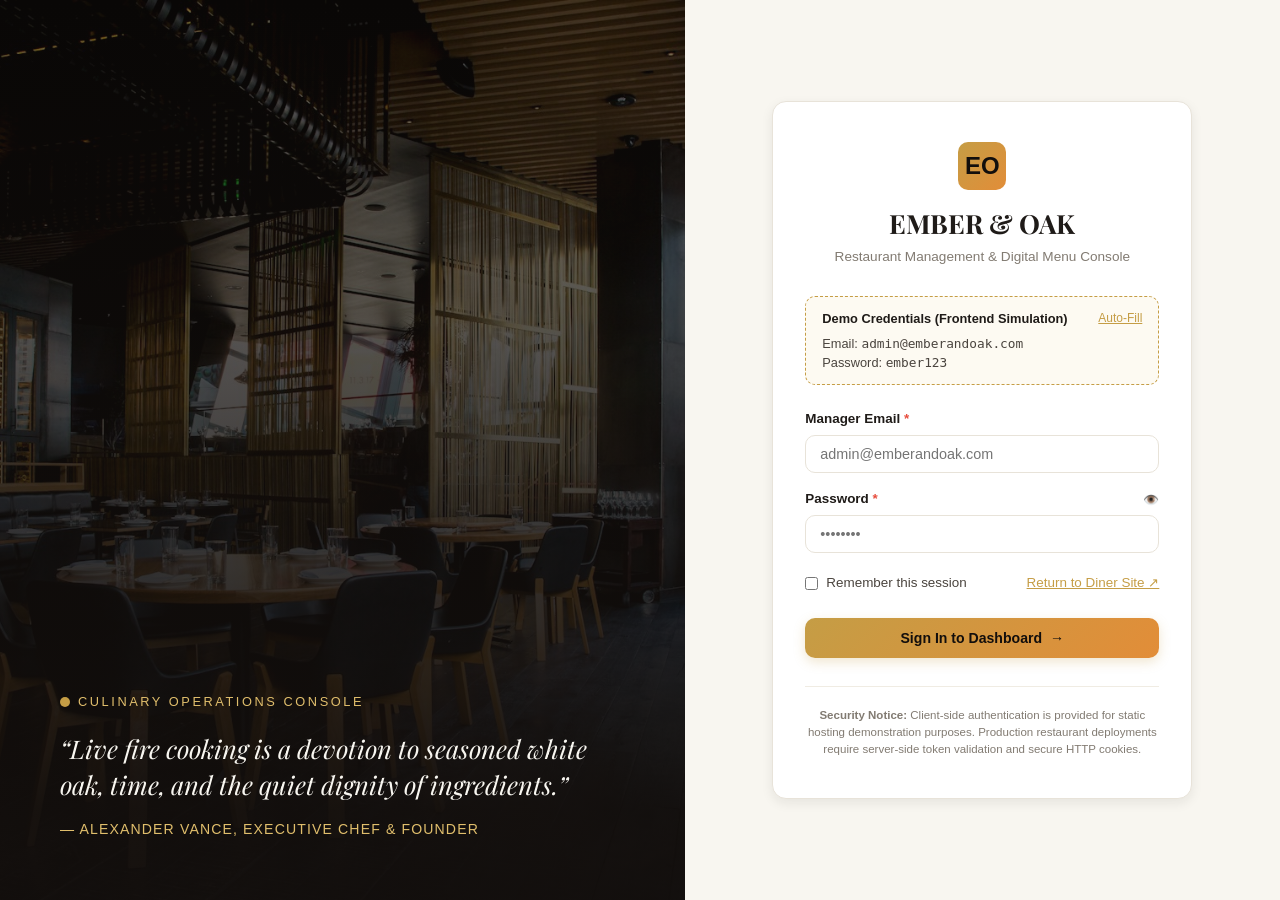
<file: admin/index.html>
<!DOCTYPE html>
<html lang="en">
<head>
  <meta charset="UTF-8">
  <meta name="viewport" content="width=device-width, initial-scale=1.0">
  <title>Dashboard Overview • EMBER & OAK Admin</title>  <link rel="stylesheet" href="../css/admin.css">
  <link rel="stylesheet" href="../css/admin-responsive.css">
  <link rel="preconnect" href="https://fonts.googleapis.com">
  <link rel="preconnect" href="https://fonts.gstatic.com" crossorigin>
  <link href="https://fonts.googleapis.com/css2?family=Playfair+Display:ital,wght@0,500;0,700;1,400&display=swap" rel="stylesheet">
</head>
<body class="admin-body">

  <!-- ==================== SIDEBAR ==================== -->
  <aside class="admin-sidebar" id="admin-sidebar">
    <div class="sidebar-header">
      <div class="sidebar-brand">
        <div class="sidebar-brand-emblem">EO</div>
        <div class="sidebar-brand-info">
          <span class="sidebar-brand-name">EMBER &amp; OAK</span>
          <span class="sidebar-brand-sub">Culinary Console</span>
        </div>
      </div>
      <button class="sidebar-toggle-btn" id="sidebar-toggle-btn" title="Toggle Sidebar">≡</button>
    </div>

    <nav class="sidebar-nav">
      <span class="sidebar-section-title">Operations</span>
      <a href="index.html" class="nav-item active">
        <span class="nav-icon">📊</span>
        <span>Overview</span>
      </a>
      <a href="menu-management.html" class="nav-item">
        <span class="nav-icon">🍽️</span>
        <span>Menu Dishes</span>
      </a>
      <a href="categories.html" class="nav-item">
        <span class="nav-icon">📂</span>
        <span>Categories</span>
      </a>
      <a href="orders.html" class="nav-item">
        <span class="nav-icon">🧾</span>
        <span>Orders</span>
        <span class="nav-badge" id="sidebar-orders-badge">6</span>
      </a>
      <a href="reservations.html" class="nav-item">
        <span class="nav-icon">📅</span>
        <span>Reservations</span>
      </a>

      <span class="sidebar-section-title" style="margin-top: 12px;">Brand &amp; Digital</span>
      <a href="qr-management.html" class="nav-item">
        <span class="nav-icon">📱</span>
        <span>QR Table Menus</span>
      </a>
      <a href="gallery.html" class="nav-item">
        <span class="nav-icon">🖼️</span>
        <span>Photo Gallery</span>
      </a>
      <a href="website-settings.html" class="nav-item">
        <span class="nav-icon">⚙️</span>
        <span>Website Content</span>
      </a>
      <a href="reports.html" class="nav-item">
        <span class="nav-icon">📈</span>
        <span>Reports &amp; Sales</span>
      </a>

      <span class="sidebar-section-title" style="margin-top: 12px;">Admin</span>
      <a href="profile.html" class="nav-item">
        <span class="nav-icon">👤</span>
        <span>Manager Profile</span>
      </a>
    </nav>

    <div class="sidebar-footer">
      <div class="sidebar-user">
        <div class="sidebar-user-avatar">AV</div>
        <div class="sidebar-user-details">
          <span class="sidebar-user-name" id="admin-user-display-name">Executive Chef Vance</span>
          <span class="sidebar-user-role" id="admin-user-display-role">General Manager</span>
        </div>
      </div>
      <button class="sidebar-logout-btn" onclick="AdminAuth.logout()" title="Sign Out">🚪</button>
    </div>
  </aside>

  <!-- ==================== MAIN CONTENT WRAPPER ==================== -->
  <div class="admin-main-wrap">
    <!-- Topbar -->
    <header class="admin-topbar">
      <div class="topbar-left">
        <button class="topbar-mobile-menu-btn" id="topbar-mobile-menu-btn" aria-label="Open mobile navigation">☰</button>
        <div class="topbar-breadcrumbs">
          <span>Admin</span>
          <span>/</span>
          <strong class="topbar-page-title">Overview Dashboard</strong>
        </div>
      </div>

      <div class="topbar-right">
        <!-- Kitchen Status Switch -->
        <div class="restaurant-status-toggle" id="restaurant-status-toggle" title="Click to toggle open/closed dining status">
          <span class="status-indicator-dot"></span>
          <span id="restaurant-status-text">Kitchen Active • Open</span>
        </div>

        <span class="topbar-date" id="topbar-current-date">Wed, Nov 4, 2026</span>

        <!-- Notifications -->
        <div class="notification-bell-wrap">
          <button class="notification-bell-btn" id="notification-bell-btn" aria-label="Notifications">
            🔔
            <span class="notification-badge">3</span>
          </button>
          <div class="notification-dropdown" id="notification-dropdown">
            <div class="notification-header">
              <span>Kitchen Alerts</span>
              <small style="color: var(--admin-gold); cursor: pointer;">3 Unread</small>
            </div>
            <div class="notification-list">
              <div class="notification-item unread">
                <span class="notification-icon">🧾</span>
                <div class="notification-content">
                  <div><strong>New Order ORD-1086</strong> from Table T06</div>
                  <div class="notification-time">5 mins ago</div>
                </div>
              </div>
              <div class="notification-item unread">
                <span class="notification-icon">📅</span>
                <div class="notification-content">
                  <div><strong>Table Reservation</strong> for Marcus Sterling (6 guests)</div>
                  <div class="notification-time">22 mins ago</div>
                </div>
              </div>
              <div class="notification-item unread">
                <span class="notification-icon">👑</span>
                <div class="notification-content">
                  <div>Wagyu Reserve featured in Chef's Hearth Special</div>
                  <div class="notification-time">1 hour ago</div>
                </div>
              </div>
            </div>
          </div>
        </div>

        <a href="../index.html" class="view-live-site-btn" target="_blank" title="View customer-facing website">
          <span>Diner Site</span>
          <span class="label-text">↗</span>
        </a>
      </div>
    </header>

    <!-- Canvas -->
    <main class="admin-content">
      <div class="content-header-row">
        <div>
          <h1 class="content-header-title">Hearth &amp; Operations Overview</h1>
          <p class="content-header-subtitle">Real-time status of live orders, table reservations, and culinary catalog performance.</p>
        </div>
        <div class="content-header-actions">
          <a href="menu-management.html" class="btn-admin-primary">
            <span>+ Add Dish</span>
          </a>
          <a href="qr-management.html" class="btn-admin-secondary">
            <span>📱 Table QR Generator</span>
          </a>
        </div>
      </div>

      <!-- KPI Cards Grid -->
      <div class="kpi-cards-grid">
        <div class="kpi-card">
          <div class="kpi-details">
            <span class="kpi-label">Total Menu Items</span>
            <span class="kpi-value" id="kpi-total-dishes">28</span>
            <span class="kpi-trend positive">● 8 Categories Active</span>
          </div>
          <div class="kpi-icon-wrap gold">🍽️</div>
        </div>

        <div class="kpi-card">
          <div class="kpi-details">
            <span class="kpi-label">Available Dishes</span>
            <span class="kpi-value" id="kpi-available-dishes">26</span>
            <span class="kpi-trend neutral">2 Sold Out Items</span>
          </div>
          <div class="kpi-icon-wrap green">✓</div>
        </div>

        <div class="kpi-card">
          <div class="kpi-details">
            <span class="kpi-label">Today's Orders</span>
            <span class="kpi-value" id="kpi-today-orders">6</span>
            <span class="kpi-trend positive">↑ +14% vs yesterday</span>
          </div>
          <div class="kpi-icon-wrap blue">🧾</div>
        </div>

        <div class="kpi-card">
          <div class="kpi-details">
            <span class="kpi-label">Active / Pending</span>
            <span class="kpi-value" id="kpi-pending-orders">2</span>
            <span class="kpi-trend neutral">Kitchen Queue: 12 min prep</span>
          </div>
          <div class="kpi-icon-wrap amber">⏳</div>
        </div>

        <div class="kpi-card">
          <div class="kpi-details">
            <span class="kpi-label">Reservations Today</span>
            <span class="kpi-value" id="kpi-today-reservations">3</span>
            <span class="kpi-trend positive">12 Total Guests</span>
          </div>
          <div class="kpi-icon-wrap purple">👥</div>
        </div>

        <div class="kpi-card">
          <div class="kpi-details">
            <span class="kpi-label">Estimated Revenue</span>
            <span class="kpi-value" id="kpi-total-revenue">₹15,620.00</span>
            <span class="kpi-trend positive">Demo Simulated Total</span>
          </div>
          <div class="kpi-icon-wrap gold">💰</div>
        </div>
      </div>

      <!-- Analytics & Popular Dishes Row -->
      <div class="dashboard-analytics-row">
        <!-- Pure SVG Weekly Sales Trend Chart -->
        <div class="admin-card">
          <div class="admin-card-header">
            <div>
              <h2 class="admin-card-title">Weekly Hearth Revenue</h2>
              <p style="font-size: 0.78rem; color: var(--text-muted); margin-top: 2px;">Simulated 7-day revenue trend based on local service orders.</p>
            </div>
            <span class="badge-status" style="background: rgba(197, 157, 69, 0.14); color: var(--admin-gold); font-weight: 600;">Avg ₹35,000 / day</span>
          </div>
          <div class="admin-card-body">
            <div class="chart-container-wrap">
              <svg class="svg-chart" viewBox="0 0 600 180" preserveAspectRatio="none">
                <defs>
                  <linearGradient id="goldGradient" x1="0" y1="0" x2="0" y2="1">
                    <stop offset="0%" stop-color="#c59d45" stop-opacity="0.35"/>
                    <stop offset="100%" stop-color="#c59d45" stop-opacity="0.0"/>
                  </linearGradient>
                </defs>
                <!-- Grid Lines -->
                <line x1="0" y1="40" x2="600" y2="40" class="chart-grid-line"/>
                <line x1="0" y1="90" x2="600" y2="90" class="chart-grid-line"/>
                <line x1="0" y1="140" x2="600" y2="140" class="chart-grid-line"/>

                <!-- Area Fill -->
                <polygon points="0,180 0,130 100,110 200,85 300,105 400,60 500,45 600,75 600,180" class="chart-area-fill"/>

                <!-- Smooth Trend Line -->
                <polyline points="0,130 100,110 200,85 300,105 400,60 500,45 600,75" class="chart-data-line"/>

                <!-- Data Dots -->
                <circle cx="0" cy="130" r="4.5" class="chart-data-dot"><title>Thu: ₹22,900</title></circle>
                <circle cx="100" cy="110" r="4.5" class="chart-data-dot"><title>Fri: ₹26,400</title></circle>
                <circle cx="200" cy="85" r="4.5" class="chart-data-dot"><title>Sat: ₹38,500</title></circle>
                <circle cx="300" cy="105" r="4.5" class="chart-data-dot"><title>Sun: ₹31,200</title></circle>
                <circle cx="400" cy="60" r="4.5" class="chart-data-dot"><title>Mon: ₹42,800</title></circle>
                <circle cx="500" cy="45" r="4.5" class="chart-data-dot"><title>Tue: ₹46,400</title></circle>
                <circle cx="600" cy="75" r="4.5" class="chart-data-dot"><title>Wed: ₹35,620</title></circle>
              </svg>
              <div class="chart-labels-row">
                <span>Thu</span>
                <span>Fri</span>
                <span>Sat</span>
                <span>Sun</span>
                <span>Mon</span>
                <span>Tue</span>
                <span>Today</span>
              </div>
            </div>
          </div>
        </div>

        <!-- Popular Dishes Card -->
        <div class="admin-card">
          <div class="admin-card-header">
            <h2 class="admin-card-title">Top Selling Dishes</h2>
            <a href="reports.html" style="font-size: 0.8rem; color: var(--admin-gold); font-weight: 600;">View Report →</a>
          </div>
          <div class="admin-card-body">
            <div class="dish-popularity-list" id="dashboard-popular-dishes">
              <!-- Populated via script -->
              <div class="dish-popularity-item">
                <div class="dish-popularity-meta">
                  <span class="dish-pop-name">The Ember Wagyu Reserve</span>
                  <span class="dish-pop-orders"><strong>8</strong> orders</span>
                </div>
                <div class="dish-popularity-bar-bg">
                  <div class="dish-popularity-bar-fill" style="width: 100%;"></div>
                </div>
              </div>
              <div class="dish-popularity-item">
                <div class="dish-popularity-meta">
                  <span class="dish-pop-name">Wood-Fired Tomahawk</span>
                  <span class="dish-pop-orders"><strong>5</strong> orders</span>
                </div>
                <div class="dish-popularity-bar-bg">
                  <div class="dish-popularity-bar-fill" style="width: 65%;"></div>
                </div>
              </div>
              <div class="dish-popularity-item">
                <div class="dish-popularity-meta">
                  <span class="dish-pop-name">Atlantic King Salmon</span>
                  <span class="dish-pop-orders"><strong>4</strong> orders</span>
                </div>
                <div class="dish-popularity-bar-bg">
                  <div class="dish-popularity-bar-fill" style="width: 52%;"></div>
                </div>
              </div>
              <div class="dish-popularity-item">
                <div class="dish-popularity-meta">
                  <span class="dish-pop-name">Tagliatelle al Ragù</span>
                  <span class="dish-pop-orders"><strong>4</strong> orders</span>
                </div>
                <div class="dish-popularity-bar-bg">
                  <div class="dish-popularity-bar-fill" style="width: 52%;"></div>
                </div>
              </div>
            </div>
          </div>
        </div>
      </div>

      <!-- Recent Orders Table -->
      <div class="admin-card">
        <div class="admin-card-header">
          <div>
            <h2 class="admin-card-title">Live Kitchen &amp; Dining Orders</h2>
            <p style="font-size: 0.8rem; color: var(--text-muted); margin-top: 2px;">Orders submitted via QR digital menu or staff registers.</p>
          </div>
          <a href="orders.html" class="btn-admin-secondary" style="font-size: 0.82rem; padding: 6px 14px;">
            <span>All Orders</span> <span>→</span>
          </a>
        </div>

        <div class="admin-table-wrap">
          <table class="admin-data-table">
            <thead>
              <tr>
                <th>Order ID</th>
                <th>Table</th>
                <th>Items Ordered</th>
                <th>Total</th>
                <th>Status</th>
                <th>Action</th>
              </tr>
            </thead>
            <tbody id="dashboard-orders-tbody">
              <!-- Populated via script -->
            </tbody>
          </table>
        </div>
      </div>
    </main>
  </div>

  <script src="../js/menu-data.js"></script>
  <script src="../js/admin-auth.js"></script>
  <script src="../js/admin.js"></script>
  <script>
    // Quick populate dashboard KPIs and recent orders table
    document.addEventListener('DOMContentLoaded', () => {
      const dishes = typeof EmberStore !== 'undefined' ? EmberStore.getMenuItems() : [];
      const orders = typeof EmberStore !== 'undefined' ? EmberStore.getOrders() : [];
      const res = typeof EmberStore !== 'undefined' ? EmberStore.getReservations() : [];

      // Update KPIs
      const totalDishesEl = document.getElementById('kpi-total-dishes');
      const availDishesEl = document.getElementById('kpi-available-dishes');
      const todayOrdersEl = document.getElementById('kpi-today-orders');
      const pendingOrdersEl = document.getElementById('kpi-pending-orders');
      const todayResEl = document.getElementById('kpi-today-reservations');
      const totalRevEl = document.getElementById('kpi-total-revenue');

      if (totalDishesEl) totalDishesEl.textContent = dishes.length;
      if (availDishesEl) availDishesEl.textContent = dishes.filter(d => d.isAvailable !== false).length;
      if (todayOrdersEl) todayOrdersEl.textContent = orders.length;
      if (pendingOrdersEl) pendingOrdersEl.textContent = orders.filter(o => ['new', 'accepted', 'preparing'].includes(o.status)).length;
      if (todayResEl) todayResEl.textContent = res.length;

      const totalRev = orders.reduce((sum, o) => sum + (o.total || 0), 0);
      if (totalRevEl) totalRevEl.textContent = AdminUI.formatCurrency(totalRev);

      // Populate recent orders
      const tbody = document.getElementById('dashboard-orders-tbody');
      if (tbody) {
        tbody.innerHTML = orders.slice(0, 5).map(o => {
          const itemsSummary = (o.items || []).map(i => `${i.qty}x ${i.name}`).join(', ');
          return `
            <tr>
              <td>
                <strong style="color: var(--text-dark); font-family: var(--font-mono);">${o.id}</strong>
                <div style="font-size: 0.74rem; color: var(--text-muted);">${o.createdAt}</div>
              </td>
              <td>
                <span class="badge-status" style="background: rgba(197, 157, 69, 0.15); color: #8c6d23; font-weight: 700;">
                  📍 ${o.table || 'Walk-In'}
                </span>
              </td>
              <td>
                <div style="max-width: 260px; white-space: nowrap; overflow: hidden; text-overflow: ellipsis; font-size: 0.84rem;">
                  ${itemsSummary}
                </div>
              </td>
              <td><strong>${AdminUI.formatCurrency(o.total)}</strong></td>
              <td><span class="badge-status ${o.status}">${o.status}</span></td>
              <td>
                <a href="orders.html" class="btn-admin-secondary" style="padding: 4px 10px; font-size: 0.78rem;">Manage</a>
              </td>
            </tr>
          `;
        }).join('');
      }
    });
  </script>
</body>
</html>
</file>
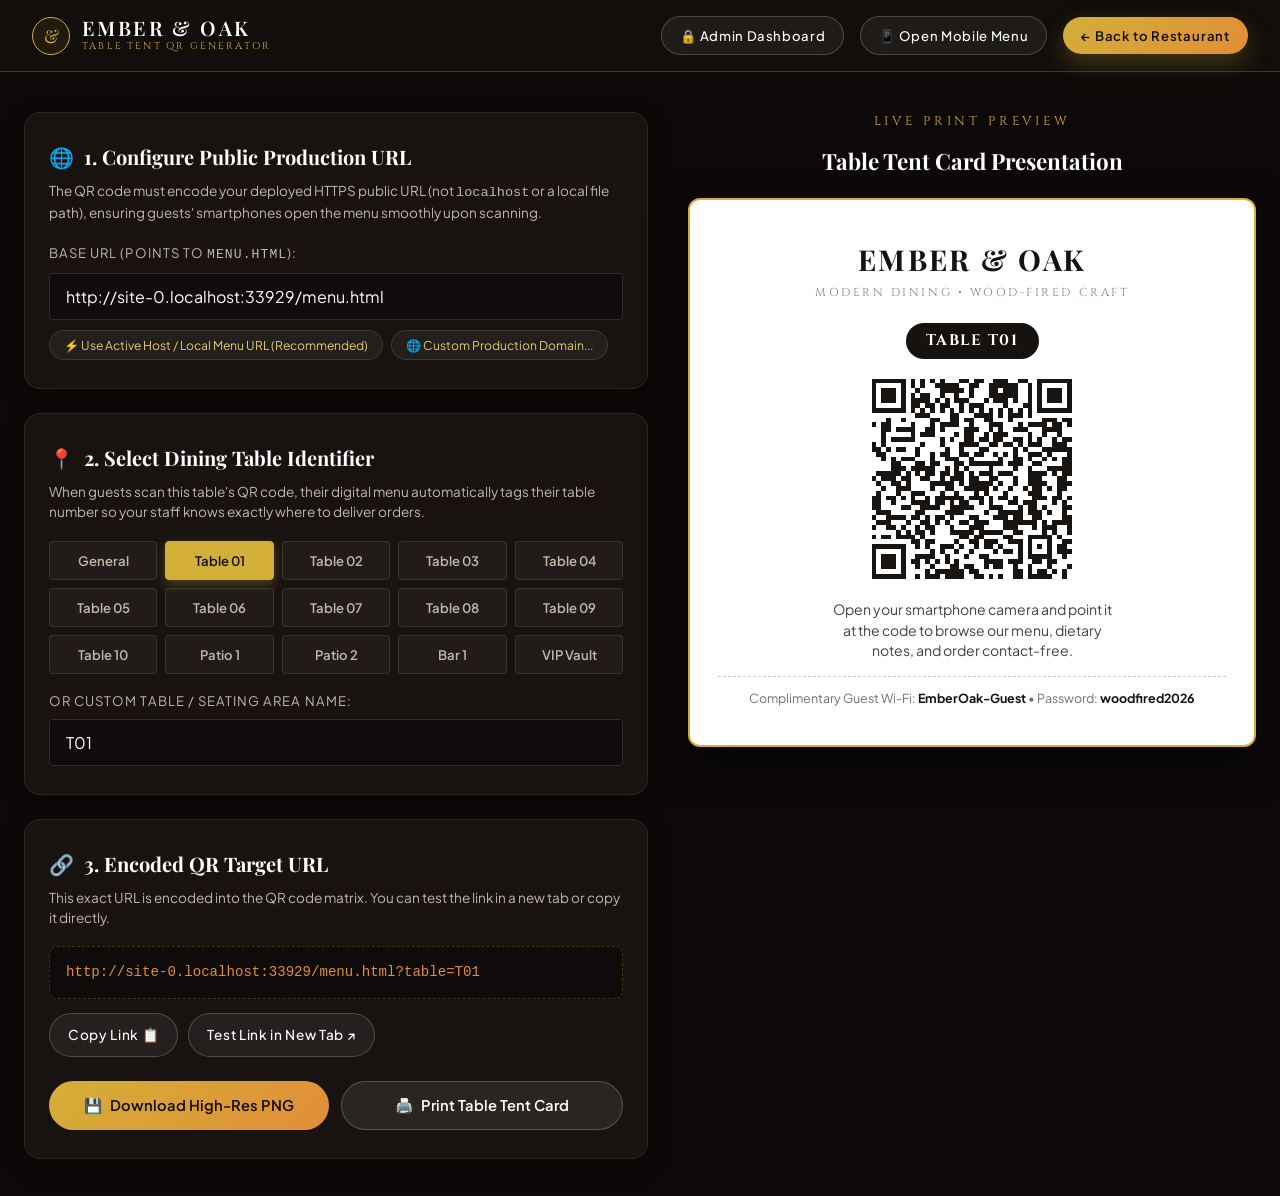
<file: qr-menu.html>
<!DOCTYPE html>
<html lang="en">
<head>
  <meta charset="UTF-8">
  <meta name="viewport" content="width=device-width, initial-scale=1.0">
  <title>QR Digital Menu Generator &amp; Table Tent Hub — EMBER &amp; OAK</title>
  <meta name="description" content="Generate high-resolution, print-ready table QR codes and configure public URLs for Ember &amp; Oak modern dining.">
  <!-- Google Fonts Preconnect -->
  <link rel="preconnect" href="https://fonts.googleapis.com">
  <link rel="preconnect" href="https://fonts.gstatic.com" crossorigin>
  <link href="https://fonts.googleapis.com/css2?family=Cinzel:wght@500;700&family=Playfair+Display:ital,wght@0,500;0,600;1,400&family=Plus+Jakarta+Sans:wght@300;400;500;600;700&display=swap" rel="stylesheet">

  <!-- Stylesheets -->
  <link rel="stylesheet" href="css/style.css">
  <link rel="stylesheet" href="css/menu.css">
  <link rel="stylesheet" href="css/responsive.css">

  <style>
    /* Dedicated Styling for QR Management Dashboard */
    body.qr-hub-page {
      background-color: #0c0908;
      color: var(--text-primary);
      min-height: 100vh;
    }

    .qr-hub-header {
      background: rgba(18, 14, 12, 0.94);
      border-bottom: 1px solid var(--border-gold);
      padding: 16px 32px;
      display: flex;
      justify-content: space-between;
      align-items: center;
      position: sticky;
      top: 0;
      z-index: 500;
    }

    .qr-hub-nav-links {
      display: flex;
      gap: 16px;
      align-items: center;
    }

    .qr-hub-dashboard {
      max-width: 1300px;
      margin: 40px auto;
      padding: 0 24px;
      display: grid;
      grid-template-columns: 1.1fr 1fr;
      gap: 40px;
      align-items: flex-start;
    }

    .qr-dashboard-controls-card {
      display: flex;
      flex-direction: column;
      gap: 24px;
    }

    .qr-panel {
      background: var(--bg-card);
      border: 1px solid var(--border-subtle);
      border-radius: var(--radius-lg);
      padding: 28px 24px;
      box-shadow: var(--shadow-md);
    }

    .qr-panel-title {
      font-family: var(--font-serif);
      font-size: 1.25rem;
      color: #ffffff;
      margin-bottom: 8px;
      display: flex;
      align-items: center;
      gap: 10px;
    }

    .qr-panel-desc {
      font-size: 0.85rem;
      color: var(--text-secondary);
      margin-bottom: 18px;
      line-height: 1.5;
    }

    .qr-url-preset-btns {
      display: flex;
      gap: 8px;
      margin-top: 10px;
      flex-wrap: wrap;
    }

    .qr-preset-btn {
      font-size: 0.76rem;
      padding: 6px 14px;
      border-radius: var(--radius-pill);
      background: rgba(255, 255, 255, 0.05);
      border: 1px solid rgba(255, 255, 255, 0.12);
      color: var(--gold-light);
      cursor: pointer;
      transition: all var(--transition-fast);
    }

    .qr-preset-btn:hover {
      background: rgba(212, 175, 55, 0.2);
      border-color: var(--gold-primary);
    }

    /* Table Selection Pills Grid */
    .table-buttons-grid {
      display: grid;
      grid-template-columns: repeat(5, 1fr);
      gap: 8px;
      margin-bottom: 16px;
    }

    .table-select-btn {
      padding: 10px 4px;
      border-radius: var(--radius-sm);
      background: rgba(255, 255, 255, 0.04);
      border: 1px solid rgba(255, 255, 255, 0.1);
      color: var(--text-secondary);
      font-size: 0.82rem;
      font-weight: 600;
      text-align: center;
      cursor: pointer;
      transition: all var(--transition-fast);
    }

    .table-select-btn:hover {
      border-color: var(--gold-primary);
      color: #ffffff;
    }

    .table-select-btn.active {
      background: var(--gold-primary);
      color: #120e0c;
      border-color: var(--gold-primary);
      box-shadow: 0 4px 12px rgba(212, 175, 55, 0.3);
    }

    /* URL Display Box */
    .qr-url-display-box {
      background: rgba(14, 11, 10, 0.85);
      border: 1px dashed var(--border-gold);
      border-radius: var(--radius-md);
      padding: 14px 16px;
      word-break: break-all;
      font-family: monospace;
      font-size: 0.88rem;
      color: var(--amber-glow);
      margin-bottom: 14px;
    }

    .qr-action-buttons-row {
      display: flex;
      gap: 12px;
      flex-wrap: wrap;
    }

    .qr-action-btn {
      flex: 1;
      padding: 14px 20px;
      font-size: 0.92rem;
      font-weight: 600;
      border-radius: var(--radius-pill);
      display: inline-flex;
      align-items: center;
      justify-content: center;
      gap: 8px;
      transition: all var(--transition-fast);
    }

    .qr-action-btn.primary {
      background: linear-gradient(135deg, var(--gold-primary), var(--amber-glow));
      color: #120e0c;
    }

    .qr-action-btn.primary:hover {
      filter: brightness(1.12);
      transform: translateY(-2px);
    }

    .qr-action-btn.secondary {
      background: rgba(255, 255, 255, 0.08);
      border: 1px solid rgba(255, 255, 255, 0.2);
      color: #ffffff;
    }

    .qr-action-btn.secondary:hover {
      background: rgba(255, 255, 255, 0.16);
      transform: translateY(-2px);
    }

    /* Right Preview Column */
    .qr-preview-col {
      display: flex;
      flex-direction: column;
      gap: 28px;
      position: sticky;
      top: 100px;
    }

    /* Table Tent Card Screen Mockup */
    .table-tent-printable-card {
      background: #ffffff;
      color: #1a1614;
      border: 2px solid var(--gold-primary);
      border-radius: 12px;
      padding: 36px 28px;
      text-align: center;
      box-shadow: 0 16px 40px rgba(0, 0, 0, 0.5);
      position: relative;
    }

    .tent-header-brand {
      font-family: var(--font-serif);
      font-size: 1.8rem;
      font-weight: 700;
      color: #161210;
      letter-spacing: 0.08em;
      margin-bottom: 2px;
    }

    .tent-header-sub {
      font-family: var(--font-mono);
      font-size: 0.72rem;
      letter-spacing: 0.22em;
      text-transform: uppercase;
      color: #8c7d75;
      margin-bottom: 20px;
    }

    .tent-table-badge {
      display: inline-block;
      background: #161210;
      color: #ffffff;
      padding: 6px 20px;
      border-radius: var(--radius-pill);
      font-family: var(--font-mono);
      font-weight: 700;
      font-size: 0.95rem;
      letter-spacing: 0.1em;
      margin-bottom: 20px;
    }

    .tent-qr-box {
      width: 200px;
      height: 200px;
      margin: 0 auto 20px;
      display: flex;
      align-items: center;
      justify-content: center;
    }

    .tent-qr-box canvas, .tent-qr-box img {
      max-width: 100%;
      height: auto;
    }

    .tent-scan-instruction {
      font-size: 0.88rem;
      color: #4a4039;
      line-height: 1.45;
      margin-bottom: 16px;
      max-width: 280px;
      margin-left: auto;
      margin-right: auto;
    }

    .tent-wifi-box {
      border-top: 1px dashed #d1c7bd;
      padding-top: 12px;
      font-size: 0.78rem;
      color: #776e65;
    }

    .tent-wifi-box strong {
      color: #161210;
    }

    @media (max-width: 992px) {
      .qr-hub-dashboard {
        grid-template-columns: 1fr;
        gap: 30px;
        padding: 24px 20px;
      }
      .qr-preview-col {
        position: static;
      }
    }

    @media (max-width: 680px) {
      .table-buttons-grid {
        grid-template-columns: repeat(3, 1fr);
      }
      .qr-hub-header {
        flex-direction: column;
        gap: 14px;
        align-items: flex-start;
        padding: 14px 16px;
      }
      .qr-hub-nav-links {
        width: 100%;
        justify-content: space-between;
        gap: 10px;
      }
      .qr-hub-nav-links a {
        flex: 1;
        text-align: center;
        padding: 8px 12px !important;
      }
      .table-tent-printable-card {
        width: 100%;
        max-width: 100%;
        padding: 24px 16px;
      }
      .qr-dashboard-controls-card {
        padding: 24px 16px;
      }
    }

    @media (max-width: 420px) {
      .table-buttons-grid {
        grid-template-columns: repeat(2, 1fr);
      }
      .qr-url-preset-btns {
        flex-direction: column;
      }
      .qr-action-buttons-row {
        flex-direction: column;
      }
    }
  </style>
</head>
<body class="qr-hub-page">

  <!-- Header -->
  <header class="qr-hub-header">
    <a href="index.html" class="brand-logo-link" aria-label="Ember &amp; Oak Home">
      <div class="brand-emblem">&amp;</div>
      <div class="brand-text-block">
        <span class="brand-name">EMBER &amp; OAK</span>
        <span class="brand-tagline-sub">Table Tent QR Generator</span>
      </div>
    </a>

    <div class="qr-hub-nav-links">
      <a href="admin/login.html" class="btn-outline-glass" style="font-size: 0.82rem; padding: 8px 18px;">
        🔒 Admin Dashboard
      </a>
      <a href="menu.html" class="btn-outline-glass" style="font-size: 0.82rem; padding: 8px 18px;">
        📱 Open Mobile Menu
      </a>
      <a href="index.html" class="btn-primary-gold" style="font-size: 0.82rem; padding: 8px 18px;">
        ← Back to Restaurant
      </a>
    </div>
  </header>

  <!-- Main Dashboard -->
  <main class="qr-hub-dashboard">
    <!-- Left Column: Settings & Controls -->
    <div class="qr-dashboard-controls-card">
      
      <!-- Panel 1: Public Base URL Configuration -->
      <section class="qr-panel" aria-labelledby="url-config-heading">
        <h2 id="url-config-heading" class="qr-panel-title">
          <span>🌐</span> 1. Configure Public Production URL
        </h2>
        <p class="qr-panel-desc">
          The QR code must encode your deployed HTTPS public URL (not <code>localhost</code> or a local file path), ensuring guests' smartphones open the menu smoothly upon scanning.
        </p>

        <label for="qr-base-url-input" class="form-label">Base URL (Points to <code>menu.html</code>):</label>
        <input type="url" id="qr-base-url-input" class="form-input" placeholder="https://your-domain.com/menu.html">

        <div id="qr-url-validation-warning" style="display: none; margin-top: 10px; color: #ff7675; font-size: 0.82rem;">
          ⚠️ Please provide a valid HTTP or HTTPS URL.
        </div>

        <div class="qr-url-preset-btns">
          <button id="qr-use-local-url" class="qr-preset-btn">
            ⚡ Use Active Host / Local Menu URL (Recommended)
          </button>
          <button id="qr-use-prod-url" class="qr-preset-btn">
            🌐 Custom Production Domain...
          </button>
        </div>
      </section>

      <!-- Panel 2: Table Selection -->
      <section class="qr-panel" aria-labelledby="table-select-heading">
        <h2 id="table-select-heading" class="qr-panel-title">
          <span>📍</span> 2. Select Dining Table Identifier
        </h2>
        <p class="qr-panel-desc">
          When guests scan this table's QR code, their digital menu automatically tags their table number so your staff knows exactly where to deliver orders.
        </p>

        <div class="table-buttons-grid">
          <button class="table-select-btn" data-table="NONE">General</button>
          <button class="table-select-btn active" data-table="T01">Table 01</button>
          <button class="table-select-btn" data-table="T02">Table 02</button>
          <button class="table-select-btn" data-table="T03">Table 03</button>
          <button class="table-select-btn" data-table="T04">Table 04</button>
          <button class="table-select-btn" data-table="T05">Table 05</button>
          <button class="table-select-btn" data-table="T06">Table 06</button>
          <button class="table-select-btn" data-table="T07">Table 07</button>
          <button class="table-select-btn" data-table="T08">Table 08</button>
          <button class="table-select-btn" data-table="T09">Table 09</button>
          <button class="table-select-btn" data-table="T10">Table 10</button>
          <button class="table-select-btn" data-table="Patio-1">Patio 1</button>
          <button class="table-select-btn" data-table="Patio-2">Patio 2</button>
          <button class="table-select-btn" data-table="Bar-1">Bar 1</button>
          <button class="table-select-btn" data-table="VIP-Vault">VIP Vault</button>
        </div>

        <label for="qr-custom-table-input" class="form-label">Or Custom Table / Seating Area Name:</label>
        <input type="text" id="qr-custom-table-input" class="form-input" placeholder="e.g. Balcony-4, Booth-B, Terrace-12">
      </section>

      <!-- Panel 3: Live Generated Link & Actions -->
      <section class="qr-panel" aria-labelledby="target-url-heading">
        <h2 id="target-url-heading" class="qr-panel-title">
          <span>🔗</span> 3. Encoded QR Target URL
        </h2>
        <p class="qr-panel-desc">
          This exact URL is encoded into the QR code matrix. You can test the link in a new tab or copy it directly.
        </p>

        <div id="qr-generated-url-display" class="qr-url-display-box">
          menu.html?table=T01
        </div>

        <div style="display: flex; gap: 10px; margin-bottom: 24px;">
          <button id="qr-copy-url-btn" class="btn-outline-glass" style="font-size: 0.85rem; padding: 10px 18px;">
            Copy Link 📋
          </button>
          <a id="qr-test-link" href="#" target="_blank" class="btn-outline-glass" style="font-size: 0.85rem; padding: 10px 18px;">
            Test Link in New Tab ↗
          </a>
        </div>

        <div class="qr-action-buttons-row">
          <button id="qr-download-btn" class="qr-action-btn primary">
            <span>💾</span> Download High-Res PNG
          </button>
          <button id="qr-print-btn" class="qr-action-btn secondary">
            <span>🖨️</span> Print Table Tent Card
          </button>
        </div>
      </section>

      <!-- Hidden Primary QR Code Generation Canvas (Used for High-Res PNG Export) -->
      <div id="qr-code-canvas-container" style="display: none;"></div>

    </div>

    <!-- Right Column: Live Table Tent Preview -->
    <div class="qr-preview-col">
      <div style="text-align: center; margin-bottom: -10px;">
        <span class="section-kicker">LIVE PRINT PREVIEW</span>
        <h3 style="font-family: var(--font-serif); font-size: 1.4rem; color: #ffffff;">
          Table Tent Card Presentation
        </h3>
      </div>

      <!-- Printable Table Tent Card -->
      <div class="table-tent-printable-card">
        <div class="tent-header-brand">EMBER &amp; OAK</div>
        <div class="tent-header-sub">Modern Dining • Wood-Fired Craft</div>

        <div id="tent-table-number-display" class="tent-table-badge">TABLE T01</div>

        <div id="tent-qr-canvas-container" class="tent-qr-box">
          <!-- Dynamically populated by qrcode.min.js -->
        </div>

        <p class="tent-scan-instruction">
          Open your smartphone camera and point it at the code to browse our menu, dietary notes, and order contact-free.
        </p>

        <div class="tent-wifi-box">
          Complimentary Guest Wi-Fi: <strong>EmberOak-Guest</strong> &bull; Password: <strong>woodfired2026</strong>
        </div>
      </div>
    </div>
  </main>

  <!-- JavaScript Libraries & Modules -->
  <script src="js/menu-data.js"></script>
  <script src="js/cart.js"></script>
  <script src="js/qrcode.min.js"></script>
  <script src="js/qr-menu.js"></script>
</body>
</html>
</file>
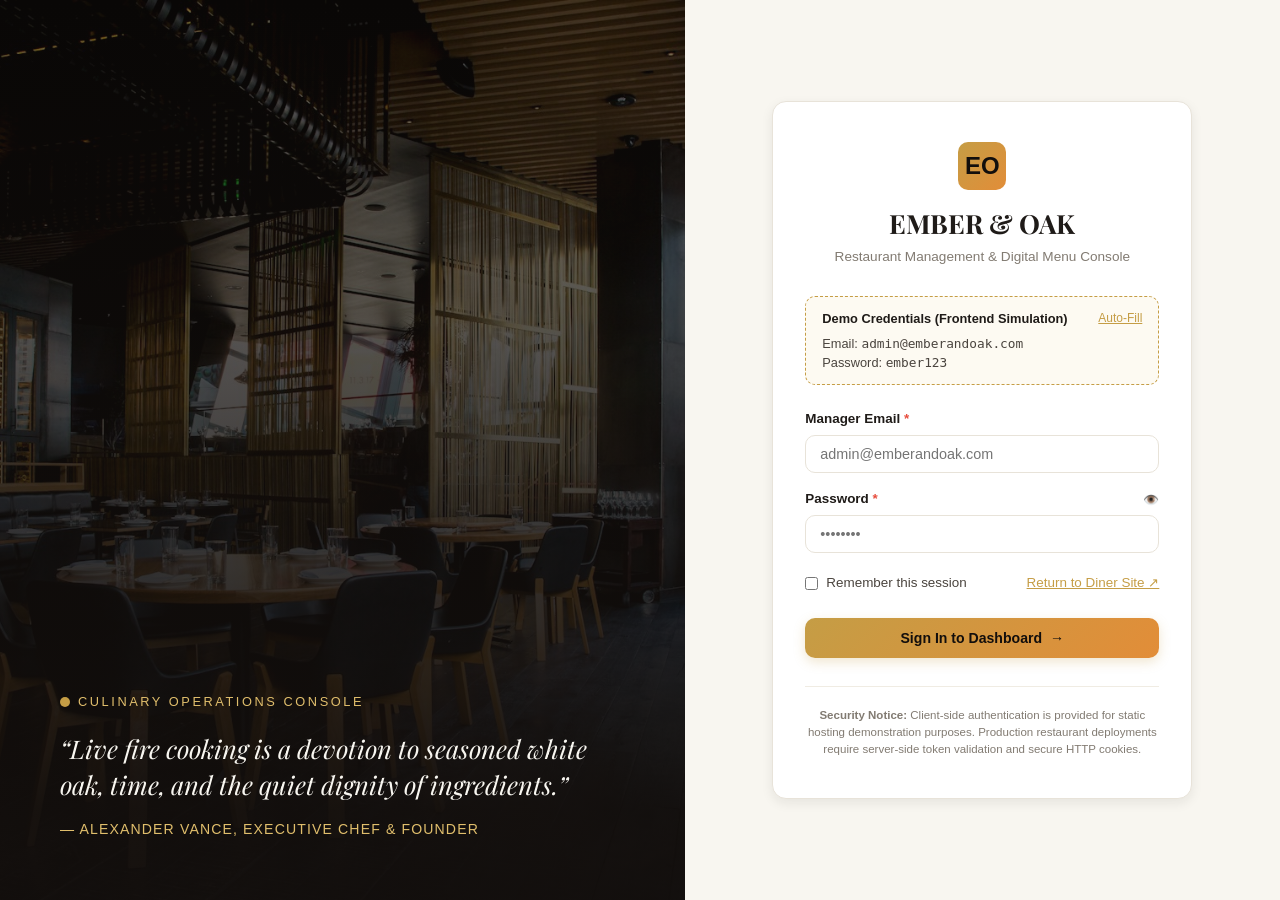
<file: admin/categories.html>
<!DOCTYPE html>
<html lang="en">
<head>
  <meta charset="UTF-8">
  <meta name="viewport" content="width=device-width, initial-scale=1.0">
  <title>Category Management • EMBER & OAK Admin</title>  <link rel="stylesheet" href="../css/admin.css">
  <link rel="stylesheet" href="../css/admin-responsive.css">
  <link rel="preconnect" href="https://fonts.googleapis.com">
  <link rel="preconnect" href="https://fonts.gstatic.com" crossorigin>
  <link href="https://fonts.googleapis.com/css2?family=Playfair+Display:ital,wght@0,500;0,700;1,400&display=swap" rel="stylesheet">
</head>
<body class="admin-body">

  <!-- Sidebar -->
  <aside class="admin-sidebar" id="admin-sidebar">
    <div class="sidebar-header">
      <div class="sidebar-brand">
        <div class="sidebar-brand-emblem">EO</div>
        <div class="sidebar-brand-info">
          <span class="sidebar-brand-name">EMBER &amp; OAK</span>
          <span class="sidebar-brand-sub">Culinary Console</span>
        </div>
      </div>
      <button class="sidebar-toggle-btn" id="sidebar-toggle-btn">≡</button>
    </div>

    <nav class="sidebar-nav">
      <span class="sidebar-section-title">Operations</span>
      <a href="index.html" class="nav-item">
        <span class="nav-icon">📊</span>
        <span>Overview</span>
      </a>
      <a href="menu-management.html" class="nav-item">
        <span class="nav-icon">🍽️</span>
        <span>Menu Dishes</span>
      </a>
      <a href="categories.html" class="nav-item active">
        <span class="nav-icon">📂</span>
        <span>Categories</span>
      </a>
      <a href="orders.html" class="nav-item">
        <span class="nav-icon">🧾</span>
        <span>Orders</span>
        <span class="nav-badge">6</span>
      </a>
      <a href="reservations.html" class="nav-item">
        <span class="nav-icon">📅</span>
        <span>Reservations</span>
      </a>

      <span class="sidebar-section-title" style="margin-top: 12px;">Brand &amp; Digital</span>
      <a href="qr-management.html" class="nav-item">
        <span class="nav-icon">📱</span>
        <span>QR Table Menus</span>
      </a>
      <a href="gallery.html" class="nav-item">
        <span class="nav-icon">🖼️</span>
        <span>Photo Gallery</span>
      </a>
      <a href="website-settings.html" class="nav-item">
        <span class="nav-icon">⚙️</span>
        <span>Website Content</span>
      </a>
      <a href="reports.html" class="nav-item">
        <span class="nav-icon">📈</span>
        <span>Reports &amp; Sales</span>
      </a>

      <span class="sidebar-section-title" style="margin-top: 12px;">Admin</span>
      <a href="profile.html" class="nav-item">
        <span class="nav-icon">👤</span>
        <span>Manager Profile</span>
      </a>
    </nav>

    <div class="sidebar-footer">
      <div class="sidebar-user">
        <div class="sidebar-user-avatar">AV</div>
        <div class="sidebar-user-details">
          <span class="sidebar-user-name" id="admin-user-display-name">Executive Chef Vance</span>
          <span class="sidebar-user-role">General Manager</span>
        </div>
      </div>
      <button class="sidebar-logout-btn" onclick="AdminAuth.logout()" title="Sign Out">🚪</button>
    </div>
  </aside>

  <!-- Main Wrap -->
  <div class="admin-main-wrap">
    <!-- Topbar -->
    <header class="admin-topbar">
      <div class="topbar-left">
        <button class="topbar-mobile-menu-btn" id="topbar-mobile-menu-btn">☰</button>
        <div class="topbar-breadcrumbs">
          <a href="index.html">Admin</a>
          <span>/</span>
          <strong class="topbar-page-title">Category Management</strong>
        </div>
      </div>

      <div class="topbar-right">
        <div class="restaurant-status-toggle" id="restaurant-status-toggle">
          <span class="status-indicator-dot"></span>
          <span id="restaurant-status-text">Kitchen Active • Open</span>
        </div>
        <a href="../menu.html" class="view-live-site-btn" target="_blank">
          <span>Customer Menu</span>
          <span class="label-text">↗</span>
        </a>
      </div>
    </header>

    <!-- Content -->
    <main class="admin-content">
      <div class="content-header-row">
        <div>
          <h1 class="content-header-title">Menu Categories</h1>
          <p class="content-header-subtitle">Manage culinary departments, icons, ordering, and filter tags for the digital menu.</p>
        </div>
        <div class="content-header-actions">
          <button id="add-cat-btn" class="btn-admin-primary">
            <span>+ Add Category</span>
          </button>
        </div>
      </div>

      <!-- Categories Table Card -->
      <div class="admin-card">
        <div class="admin-table-wrap">
          <table class="admin-data-table">
            <thead>
              <tr>
                <th style="width: 70px;">Order</th>
                <th>Category Name</th>
                <th>Description</th>
                <th>Assigned Dishes</th>
                <th>Status</th>
                <th>Actions</th>
              </tr>
            </thead>
            <tbody id="categories-table-body">
              <!-- Rendered via admin-categories.js -->
            </tbody>
          </table>
        </div>
      </div>
    </main>
  </div>

  <!-- Add / Edit Category Modal -->
  <div class="admin-modal-backdrop" id="category-modal">
    <div class="admin-modal-window" style="max-width: 500px;">
      <div class="admin-modal-header">
        <h3 class="admin-modal-title" id="category-modal-title">Add Category</h3>
        <button class="admin-modal-close-btn" id="category-modal-close">✕</button>
      </div>

      <form id="category-form" novalidate>
        <div class="admin-modal-body">
          <input type="hidden" id="cat-form-id">

          <div class="form-group" style="margin-bottom: 16px;">
            <label for="cat-form-name" class="form-label">Category Name <span class="req">*</span></label>
            <input type="text" id="cat-form-name" class="form-input" placeholder="e.g. Wood-Fired Pizza" required>
          </div>

          <div class="form-group" style="margin-bottom: 16px;">
            <label for="cat-form-icon" class="form-label">Icon / Emoji</label>
            <input type="text" id="cat-form-icon" class="form-input" placeholder="🍕" style="font-size: 1.2rem;">
          </div>

          <div class="form-group" style="margin-bottom: 20px;">
            <label for="cat-form-desc" class="form-label">Description</label>
            <textarea id="cat-form-desc" class="form-textarea" placeholder="Short description of this culinary section"></textarea>
          </div>

          <div class="form-group">
            <label class="form-switch-label">
              <input type="checkbox" id="cat-form-active" class="form-switch-input" checked>
              <span class="form-switch-track"></span>
              <span>Active in public customer menu filters</span>
            </label>
          </div>
        </div>

        <div class="admin-modal-footer">
          <button type="button" class="btn-admin-secondary" id="category-modal-cancel">Cancel</button>
          <button type="submit" class="btn-admin-primary">Save Category</button>
        </div>
      </form>
    </div>
  </div>

  <script src="../js/menu-data.js"></script>
  <script src="../js/admin-auth.js"></script>
  <script src="../js/admin.js"></script>
  <script src="../js/admin-categories.js"></script>
</body>
</html>
</file>
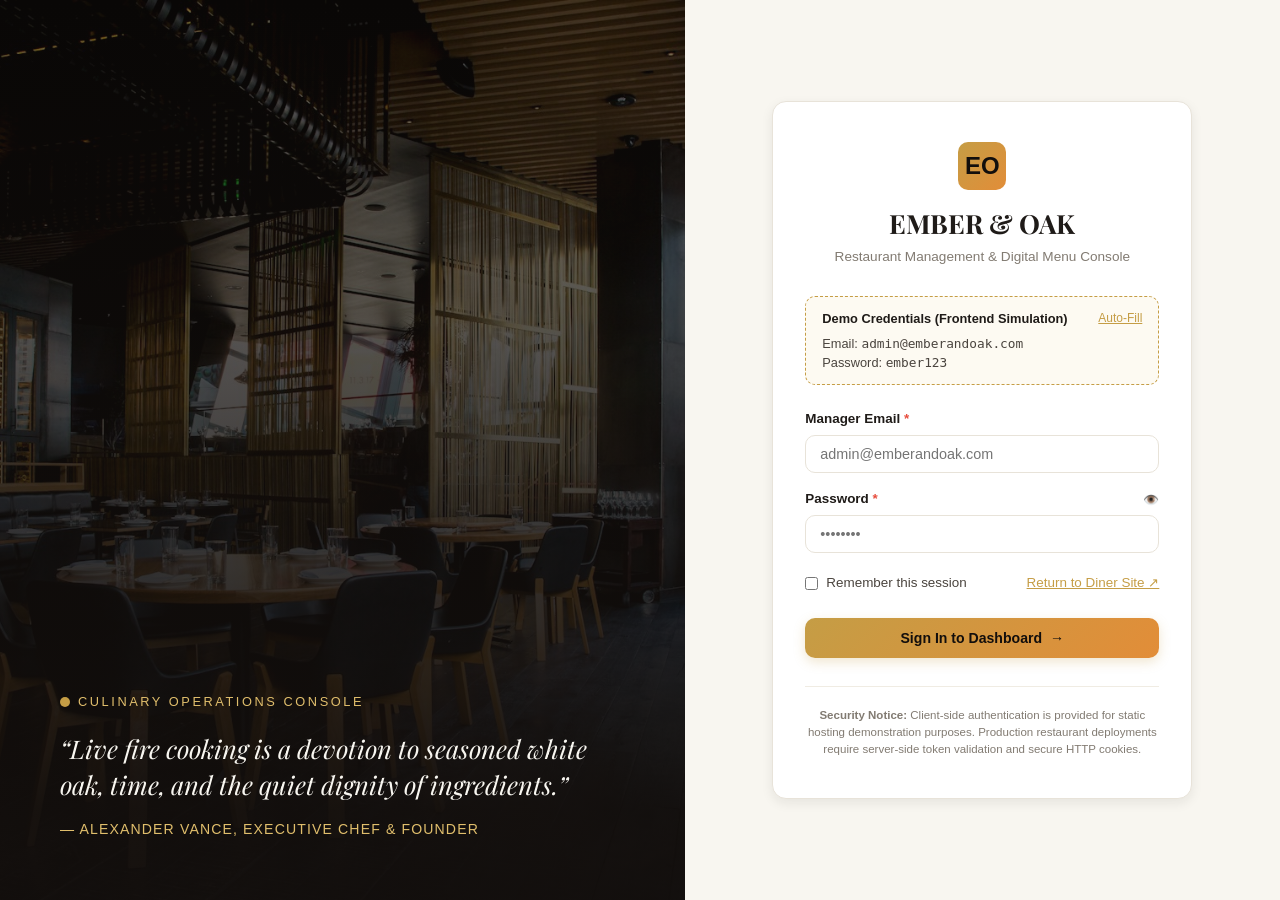
<file: admin/gallery.html>
<!DOCTYPE html>
<html lang="en">
<head>
  <meta charset="UTF-8">
  <meta name="viewport" content="width=device-width, initial-scale=1.0">
  <title>Gallery Management • EMBER & OAK Admin</title>  <link rel="stylesheet" href="../css/admin.css">
  <link rel="stylesheet" href="../css/admin-responsive.css">
  <link rel="preconnect" href="https://fonts.googleapis.com">
  <link rel="preconnect" href="https://fonts.gstatic.com" crossorigin>
  <link href="https://fonts.googleapis.com/css2?family=Playfair+Display:ital,wght@0,500;0,700;1,400&display=swap" rel="stylesheet">
</head>
<body class="admin-body">

  <!-- Sidebar -->
  <aside class="admin-sidebar" id="admin-sidebar">
    <div class="sidebar-header">
      <div class="sidebar-brand">
        <div class="sidebar-brand-emblem">EO</div>
        <div class="sidebar-brand-info">
          <span class="sidebar-brand-name">EMBER &amp; OAK</span>
          <span class="sidebar-brand-sub">Culinary Console</span>
        </div>
      </div>
      <button class="sidebar-toggle-btn" id="sidebar-toggle-btn">≡</button>
    </div>

    <nav class="sidebar-nav">
      <span class="sidebar-section-title">Operations</span>
      <a href="index.html" class="nav-item">
        <span class="nav-icon">📊</span>
        <span>Overview</span>
      </a>
      <a href="menu-management.html" class="nav-item">
        <span class="nav-icon">🍽️</span>
        <span>Menu Dishes</span>
      </a>
      <a href="categories.html" class="nav-item">
        <span class="nav-icon">📂</span>
        <span>Categories</span>
      </a>
      <a href="orders.html" class="nav-item">
        <span class="nav-icon">🧾</span>
        <span>Orders</span>
        <span class="nav-badge">6</span>
      </a>
      <a href="reservations.html" class="nav-item">
        <span class="nav-icon">📅</span>
        <span>Reservations</span>
      </a>

      <span class="sidebar-section-title" style="margin-top: 12px;">Brand &amp; Digital</span>
      <a href="qr-management.html" class="nav-item">
        <span class="nav-icon">📱</span>
        <span>QR Table Menus</span>
      </a>
      <a href="gallery.html" class="nav-item active">
        <span class="nav-icon">🖼️</span>
        <span>Photo Gallery</span>
      </a>
      <a href="website-settings.html" class="nav-item">
        <span class="nav-icon">⚙️</span>
        <span>Website Content</span>
      </a>
      <a href="reports.html" class="nav-item">
        <span class="nav-icon">📈</span>
        <span>Reports &amp; Sales</span>
      </a>

      <span class="sidebar-section-title" style="margin-top: 12px;">Admin</span>
      <a href="profile.html" class="nav-item">
        <span class="nav-icon">👤</span>
        <span>Manager Profile</span>
      </a>
    </nav>

    <div class="sidebar-footer">
      <div class="sidebar-user">
        <div class="sidebar-user-avatar">AV</div>
        <div class="sidebar-user-details">
          <span class="sidebar-user-name" id="admin-user-display-name">Executive Chef Vance</span>
          <span class="sidebar-user-role">General Manager</span>
        </div>
      </div>
      <button class="sidebar-logout-btn" onclick="AdminAuth.logout()" title="Sign Out">🚪</button>
    </div>
  </aside>

  <!-- Main Wrap -->
  <div class="admin-main-wrap">
    <header class="admin-topbar">
      <div class="topbar-left">
        <button class="topbar-mobile-menu-btn" id="topbar-mobile-menu-btn">☰</button>
        <div class="topbar-breadcrumbs">
          <a href="index.html">Admin</a>
          <span>/</span>
          <strong class="topbar-page-title">Photo Gallery Management</strong>
        </div>
      </div>

      <div class="topbar-right">
        <div class="restaurant-status-toggle" id="restaurant-status-toggle">
          <span class="status-indicator-dot"></span>
          <span id="restaurant-status-text">Kitchen Active • Open</span>
        </div>
        <a href="../index.html#gallery" class="view-live-site-btn" target="_blank">
          <span>Public Gallery</span>
          <span class="label-text">↗</span>
        </a>
      </div>
    </header>

    <main class="admin-content">
      <div class="content-header-row">
        <div>
          <h1 class="content-header-title">Restaurant Visual Gallery</h1>
          <p class="content-header-subtitle">Manage photography, hearth captures, wine cellar visuals, and ambient dining moments shown on the diner homepage.</p>
        </div>
        <div class="content-header-actions">
          <button id="add-gallery-btn" class="btn-admin-primary">
            <span>+ Add Photo</span>
          </button>
        </div>
      </div>

      <!-- Gallery Grid -->
      <div class="admin-gallery-grid" id="gallery-cards-grid">
        <!-- Rendered via admin-gallery.js -->
      </div>

      <div class="admin-empty-state" id="gallery-empty-state" style="display: none;">
        <div class="empty-state-icon">🖼️</div>
        <h3 class="empty-state-title">No gallery photos added</h3>
        <p class="empty-state-desc">Click "+ Add Photo" to showcase your dining room, hearth cooking, or signature wine cellar.</p>
      </div>
    </main>
  </div>

  <!-- Add / Edit Photo Modal -->
  <div class="admin-modal-backdrop" id="gallery-modal">
    <div class="admin-modal-window" style="max-width: 520px;">
      <div class="admin-modal-header">
        <h3 class="admin-modal-title" id="gallery-modal-title">Add Gallery Photo</h3>
        <button class="admin-modal-close-btn" id="gallery-modal-close">✕</button>
      </div>

      <form id="gallery-form" novalidate>
        <div class="admin-modal-body">
          <input type="hidden" id="gallery-form-id">

          <div class="form-group" style="margin-bottom: 16px;">
            <label for="gallery-form-title" class="form-label">Photo Title <span class="req">*</span></label>
            <input type="text" id="gallery-form-title" class="form-input" placeholder="e.g. The Grand Oak Dining Sanctuary" required>
          </div>

          <div class="form-group" style="margin-bottom: 16px;">
            <label for="gallery-form-category" class="form-label">Category</label>
            <select id="gallery-form-category" class="form-select">
              <option value="interior">Interior &amp; Dining Hall</option>
              <option value="kitchen">Live Hearth &amp; Kitchen</option>
              <option value="food">Artisanal Dishes</option>
              <option value="drinks">Sommelier Cellar &amp; Cocktails</option>
              <option value="ambiance">Evening Ambiance</option>
            </select>
          </div>

          <div class="form-group" style="margin-bottom: 16px;">
            <label for="gallery-form-image" class="form-label">Image URL or Local Asset Path <span class="req">*</span></label>
            <div style="display: flex; gap: 12px; align-items: center;">
              <input type="text" id="gallery-form-image" class="form-input" placeholder="assets/images/gallery-1.jpg" required>
              <img id="gallery-img-preview" src="../assets/images/hero-interior.jpg" alt="Preview" style="width: 50px; height: 50px; border-radius: var(--radius-sm); object-fit: cover; border: 1px solid var(--admin-border);">
            </div>
          </div>

          <div class="form-group" style="margin-bottom: 16px;">
            <label for="gallery-form-alt" class="form-label">Alt Text / Caption (Accessibility)</label>
            <input type="text" id="gallery-form-alt" class="form-input" placeholder="Descriptive caption for screen readers">
          </div>

          <div class="form-group">
            <label class="form-switch-label">
              <input type="checkbox" id="gallery-form-featured" class="form-switch-input" checked>
              <span class="form-switch-track"></span>
              <span>Feature prominently in public homepage gallery</span>
            </label>
          </div>
        </div>

        <div class="admin-modal-footer">
          <button type="button" class="btn-admin-secondary" id="gallery-modal-cancel">Cancel</button>
          <button type="submit" class="btn-admin-primary">Save Photograph</button>
        </div>
      </form>
    </div>
  </div>

  <script src="../js/menu-data.js"></script>
  <script src="../js/admin-auth.js"></script>
  <script src="../js/admin.js"></script>
  <script src="../js/admin-gallery.js"></script>
</body>
</html>
</file>
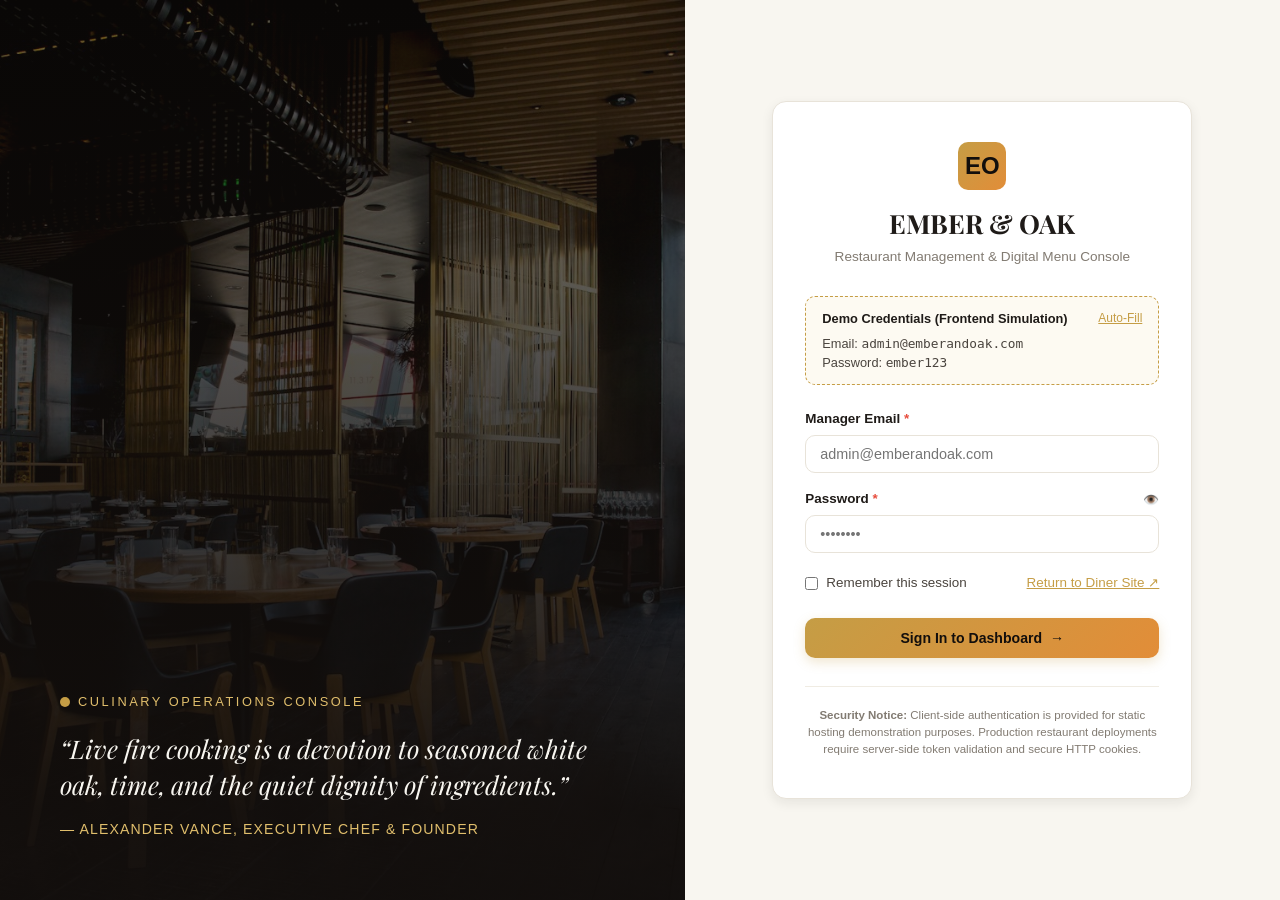
<file: admin/login.html>
<!DOCTYPE html>
<html lang="en">
<head>
  <meta charset="UTF-8">
  <meta name="viewport" content="width=device-width, initial-scale=1.0">
  <title>Admin Login • EMBER & OAK Management Console</title>  <link rel="stylesheet" href="../css/admin.css">
  <link rel="stylesheet" href="../css/admin-responsive.css">
  <link rel="preconnect" href="https://fonts.googleapis.com">
  <link rel="preconnect" href="https://fonts.gstatic.com" crossorigin>
  <link href="https://fonts.googleapis.com/css2?family=Playfair+Display:ital,wght@0,500;0,700;1,400&display=swap" rel="stylesheet">
</head>
<body class="admin-body">

  <div class="admin-login-layout" style="width: 100vw; min-height: 100vh;">
    <!-- Left Atmospheric Cinematic Column -->
    <div class="admin-login-hero-col">
      <img class="admin-login-hero-img" src="../assets/images/hero-interior.jpg" alt="Ember &amp; Oak Dining Hall Ambiance">
      <div class="admin-login-hero-overlay"></div>
      <div class="admin-login-hero-content">
        <div style="display: inline-flex; align-items: center; gap: 8px; margin-bottom: 20px;">
          <span style="width: 10px; height: 10px; border-radius: 50%; background: var(--admin-gold);"></span>
          <span style="font-size: 0.8rem; letter-spacing: 0.2em; text-transform: uppercase; color: var(--admin-gold-light);">Culinary Operations Console</span>
        </div>
        <blockquote class="admin-login-hero-quote">
          “Live fire cooking is a devotion to seasoned white oak, time, and the quiet dignity of ingredients.”
        </blockquote>
        <div class="admin-login-hero-caption">— Alexander Vance, Executive Chef &amp; Founder</div>
      </div>
    </div>

    <!-- Right Login Form Column -->
    <div class="admin-login-form-col">
      <div class="admin-login-box">
        <div class="login-brand-header">
          <div class="login-logo-emblem">EO</div>
          <h1 class="login-brand-title">EMBER &amp; OAK</h1>
          <p class="login-brand-subtitle">Restaurant Management &amp; Digital Menu Console</p>
        </div>

        <!-- Clearly Documented Demo Credentials Card -->
        <div class="demo-credentials-card">
          <div style="display: flex; justify-content: space-between; align-items: center; margin-bottom: 6px;">
            <strong>Demo Credentials (Frontend Simulation)</strong>
            <button type="button" id="fill-demo-btn" style="font-size: 0.75rem; color: var(--admin-gold); text-decoration: underline; cursor: pointer;">Auto-Fill</button>
          </div>
          <div>Email: <code>admin@emberandoak.com</code></div>
          <div>Password: <code>ember123</code></div>
        </div>

        <div id="login-error-alert" style="display: none; background: #fdf2f2; border: 1px solid #f8b4b4; color: #c0392b; padding: 10px 14px; border-radius: var(--radius-md); font-size: 0.85rem; margin-bottom: 18px;"></div>

        <form id="admin-login-form" novalidate>
          <div class="form-group" style="margin-bottom: 16px;">
            <label for="login-email" class="form-label">Manager Email <span class="req">*</span></label>
            <input type="email" id="login-email" class="form-input" placeholder="admin@emberandoak.com" required autocomplete="username">
          </div>

          <div class="form-group" style="margin-bottom: 20px;">
            <div style="display: flex; justify-content: space-between; align-items: center;">
              <label for="login-password" class="form-label">Password <span class="req">*</span></label>
              <button type="button" id="toggle-password-btn" style="font-size: 0.8rem; color: var(--text-muted); cursor: pointer;" aria-label="Toggle password visibility">👁️</button>
            </div>
            <input type="password" id="login-password" class="form-input" placeholder="••••••••" required autocomplete="current-password">
          </div>

          <div style="display: flex; justify-content: space-between; align-items: center; margin-bottom: 24px; font-size: 0.84rem;">
            <label style="display: flex; align-items: center; gap: 8px; cursor: pointer; color: var(--text-body);">
              <input type="checkbox" id="login-remember" style="accent-color: var(--admin-gold);">
              <span>Remember this session</span>
            </label>
            <a href="../index.html" style="color: var(--admin-gold); text-decoration: underline;">Return to Diner Site ↗</a>
          </div>

          <button type="submit" id="login-submit-btn" class="btn-admin-primary" style="width: 100%; justify-content: center; padding: 12px;">
            <span>Sign In to Dashboard</span>
            <span>→</span>
          </button>
        </form>

        <div style="margin-top: 28px; padding-top: 20px; border-top: 1px solid var(--admin-border-subtle); font-size: 0.72rem; color: var(--text-muted); line-height: 1.5; text-align: center;">
          <strong>Security Notice:</strong> Client-side authentication is provided for static hosting demonstration purposes. Production restaurant deployments require server-side token validation and secure HTTP cookies.
        </div>
      </div>
    </div>
  </div>

  <script src="../js/admin-auth.js"></script>
  <script>
    // Helper to auto-fill demo credentials
    document.getElementById('fill-demo-btn').addEventListener('click', () => {
      document.getElementById('login-email').value = 'admin@emberandoak.com';
      document.getElementById('login-password').value = 'ember123';
    });
  </script>
</body>
</html>
</file>
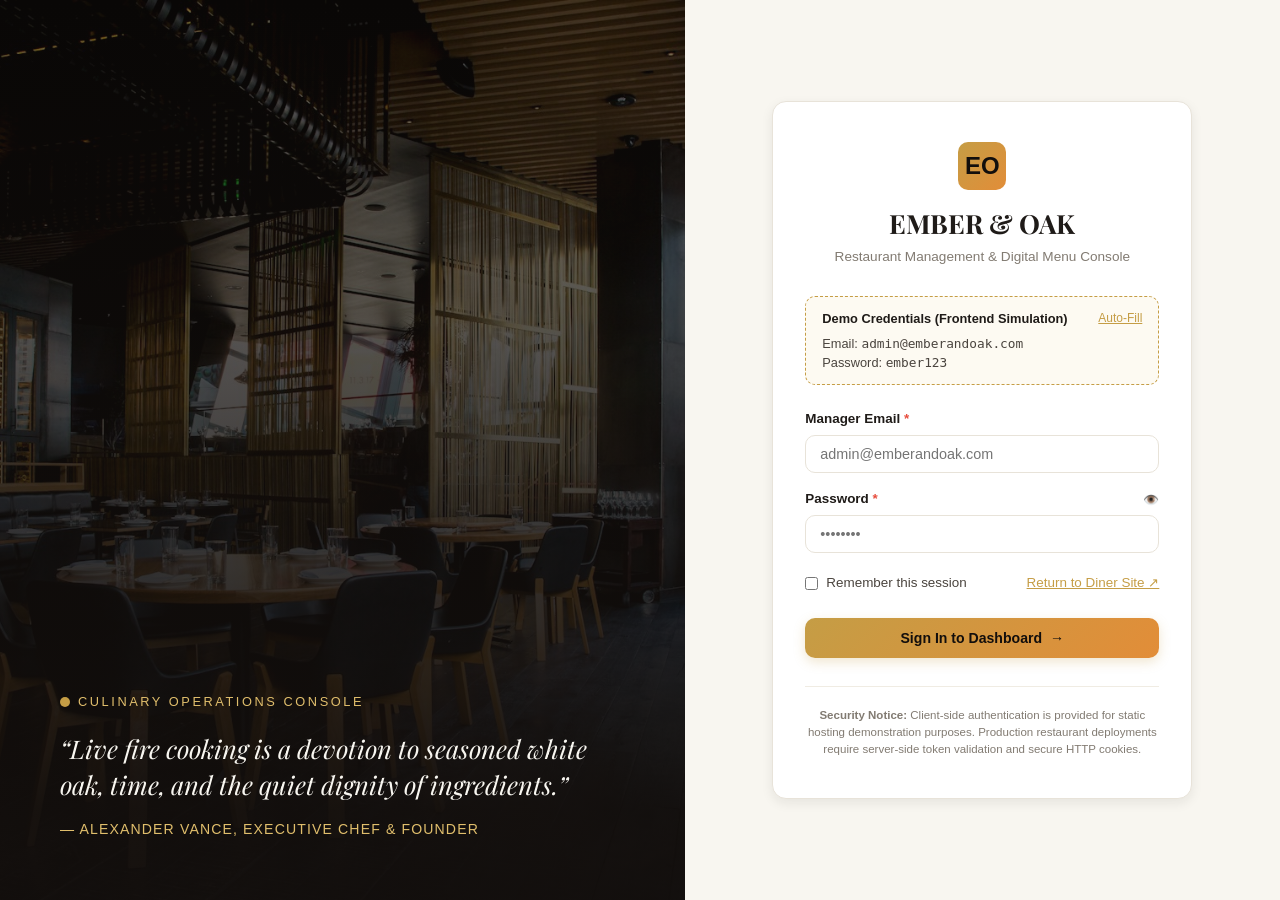
<file: admin/menu-management.html>
<!DOCTYPE html>
<html lang="en">
<head>
  <meta charset="UTF-8">
  <meta name="viewport" content="width=device-width, initial-scale=1.0">
  <title>Menu Dishes Management • EMBER & OAK Admin</title>  <link rel="stylesheet" href="../css/admin.css">
  <link rel="stylesheet" href="../css/admin-responsive.css">
  <link rel="preconnect" href="https://fonts.googleapis.com">
  <link rel="preconnect" href="https://fonts.gstatic.com" crossorigin>
  <link href="https://fonts.googleapis.com/css2?family=Playfair+Display:ital,wght@0,500;0,700;1,400&display=swap" rel="stylesheet">
</head>
<body class="admin-body">

  <!-- Sidebar -->
  <aside class="admin-sidebar" id="admin-sidebar">
    <div class="sidebar-header">
      <div class="sidebar-brand">
        <div class="sidebar-brand-emblem">EO</div>
        <div class="sidebar-brand-info">
          <span class="sidebar-brand-name">EMBER &amp; OAK</span>
          <span class="sidebar-brand-sub">Culinary Console</span>
        </div>
      </div>
      <button class="sidebar-toggle-btn" id="sidebar-toggle-btn">≡</button>
    </div>

    <nav class="sidebar-nav">
      <span class="sidebar-section-title">Operations</span>
      <a href="index.html" class="nav-item">
        <span class="nav-icon">📊</span>
        <span>Overview</span>
      </a>
      <a href="menu-management.html" class="nav-item active">
        <span class="nav-icon">🍽️</span>
        <span>Menu Dishes</span>
      </a>
      <a href="categories.html" class="nav-item">
        <span class="nav-icon">📂</span>
        <span>Categories</span>
      </a>
      <a href="orders.html" class="nav-item">
        <span class="nav-icon">🧾</span>
        <span>Orders</span>
        <span class="nav-badge">6</span>
      </a>
      <a href="reservations.html" class="nav-item">
        <span class="nav-icon">📅</span>
        <span>Reservations</span>
      </a>

      <span class="sidebar-section-title" style="margin-top: 12px;">Brand &amp; Digital</span>
      <a href="qr-management.html" class="nav-item">
        <span class="nav-icon">📱</span>
        <span>QR Table Menus</span>
      </a>
      <a href="gallery.html" class="nav-item">
        <span class="nav-icon">🖼️</span>
        <span>Photo Gallery</span>
      </a>
      <a href="website-settings.html" class="nav-item">
        <span class="nav-icon">⚙️</span>
        <span>Website Content</span>
      </a>
      <a href="reports.html" class="nav-item">
        <span class="nav-icon">📈</span>
        <span>Reports &amp; Sales</span>
      </a>

      <span class="sidebar-section-title" style="margin-top: 12px;">Admin</span>
      <a href="profile.html" class="nav-item">
        <span class="nav-icon">👤</span>
        <span>Manager Profile</span>
      </a>
    </nav>

    <div class="sidebar-footer">
      <div class="sidebar-user">
        <div class="sidebar-user-avatar">AV</div>
        <div class="sidebar-user-details">
          <span class="sidebar-user-name" id="admin-user-display-name">Executive Chef Vance</span>
          <span class="sidebar-user-role">General Manager</span>
        </div>
      </div>
      <button class="sidebar-logout-btn" onclick="AdminAuth.logout()" title="Sign Out">🚪</button>
    </div>
  </aside>

  <!-- Main Wrap -->
  <div class="admin-main-wrap">
    <!-- Topbar -->
    <header class="admin-topbar">
      <div class="topbar-left">
        <button class="topbar-mobile-menu-btn" id="topbar-mobile-menu-btn">☰</button>
        <div class="topbar-breadcrumbs">
          <a href="index.html">Admin</a>
          <span>/</span>
          <strong class="topbar-page-title">Culinary Menu Dishes</strong>
        </div>
      </div>

      <div class="topbar-right">
        <div class="restaurant-status-toggle" id="restaurant-status-toggle">
          <span class="status-indicator-dot"></span>
          <span id="restaurant-status-text">Kitchen Active • Open</span>
        </div>
        <a href="../menu.html" class="view-live-site-btn" target="_blank">
          <span>Customer Menu</span>
          <span class="label-text">↗</span>
        </a>
      </div>
    </header>

    <!-- Content -->
    <main class="admin-content">
      <div class="content-header-row">
        <div>
          <h1 class="content-header-title">Menu Dishes &amp; Pricing</h1>
          <p class="content-header-subtitle">Create, update, price, and toggle availability for all restaurant items across categories.</p>
        </div>
        <div class="content-header-actions">
          <div style="display: flex; border: 1px solid var(--admin-border); border-radius: var(--radius-md); overflow: hidden; background: #fff;">
            <button id="view-table-btn" class="action-icon-btn active" style="border: none; border-radius: 0;" title="Table View">☰</button>
            <button id="view-grid-btn" class="action-icon-btn" style="border: none; border-radius: 0;" title="Grid View">⊞</button>
          </div>
          <button id="add-dish-btn" class="btn-admin-primary">
            <span>+ Add New Dish</span>
          </button>
        </div>
      </div>

      <!-- Main Dish Table Card -->
      <div class="admin-card">
        <!-- Toolbar Filters -->
        <div class="table-toolbar-row">
          <div class="table-search-box">
            <span>🔍</span>
            <input type="text" id="menu-search-input" placeholder="Search dishes, descriptions, truffles..." aria-label="Search dishes">
          </div>

          <div class="table-filter-group">
            <select id="menu-category-filter" class="table-select" aria-label="Filter by category">
              <option value="all">All Categories</option>
            </select>

            <select id="menu-availability-filter" class="table-select" aria-label="Filter by availability">
              <option value="all">All Statuses</option>
              <option value="available">Available Only</option>
              <option value="unavailable">Sold Out Only</option>
            </select>

            <select id="menu-sort-select" class="table-select" aria-label="Sort dishes">
              <option value="name-asc">Sort: Name (A–Z)</option>
              <option value="name-desc">Sort: Name (Z–A)</option>
              <option value="price-asc">Sort: Price (Low–High)</option>
              <option value="price-desc">Sort: Price (High–Low)</option>
              <option value="category">Sort: Category</option>
            </select>
          </div>
        </div>

        <!-- Count label -->
        <div style="padding: 10px 24px; font-size: 0.8rem; color: var(--text-muted); border-bottom: 1px solid var(--admin-border-subtle); display: flex; justify-content: space-between;">
          <span id="dishes-count-label">Loading catalog...</span>
          <span style="color: var(--admin-gold);">Changes sync with public site in this browser</span>
        </div>

        <!-- Table View -->
        <div class="admin-table-wrap" id="dishes-table-wrap">
          <table class="admin-data-table">
            <thead>
              <tr>
                <th style="min-width: 260px;">Dish Details</th>
                <th>Category</th>
                <th>Price</th>
                <th>Availability</th>
                <th>Actions</th>
              </tr>
            </thead>
            <tbody id="dishes-table-body">
              <!-- Rendered via admin-menu.js -->
            </tbody>
          </table>
        </div>

        <!-- Grid View (Hidden by default) -->
        <div id="dishes-grid-wrap" class="admin-dishes-grid" style="display: none; padding: 24px;">
          <div id="dishes-grid-container" style="display: contents;"></div>
        </div>

        <!-- Empty State -->
        <div class="admin-empty-state" id="dishes-empty-state" style="display: none;">
          <div class="empty-state-icon">🍽️</div>
          <h3 class="empty-state-title">No matching menu dishes found</h3>
          <p class="empty-state-desc">Try clearing your search query or choosing a different category filter.</p>
        </div>
      </div>
    </main>
  </div>

  <!-- Add / Edit Dish Modal -->
  <div class="admin-modal-backdrop" id="dish-modal">
    <div class="admin-modal-window">
      <div class="admin-modal-header">
        <h3 class="admin-modal-title" id="dish-modal-title">Add New Culinary Dish</h3>
        <button class="admin-modal-close-btn" id="dish-modal-close">✕</button>
      </div>

      <form id="dish-form" novalidate>
        <div class="admin-modal-body">
          <input type="hidden" id="dish-form-id">

          <div class="admin-form-grid">
            <div class="form-group span-2">
              <label for="dish-form-name" class="form-label">Dish Name <span class="req">*</span></label>
              <input type="text" id="dish-form-name" class="form-input" placeholder="e.g. The Ember Wagyu Reserve" required>
              <span class="form-error-msg">Dish name is required.</span>
            </div>

            <div class="form-group">
              <label for="dish-form-category" class="form-label">Category <span class="req">*</span></label>
              <select id="dish-form-category" class="form-select" required>
                <!-- Populated dynamically -->
              </select>
            </div>

            <div class="form-group">
              <label for="dish-form-price" class="form-label">Regular Price (₹) <span class="req">*</span></label>
              <input type="number" id="dish-form-price" class="form-input" placeholder="675.00" step="1" min="0" required>
              <span class="form-error-msg">Valid price is required.</span>
            </div>

            <div class="form-group">
              <label for="dish-form-discount-price" class="form-label">Special / Discount Price (₹)</label>
              <input type="number" id="dish-form-discount-price" class="form-input" placeholder="Optional" step="1" min="0">
              <span class="form-help">Leave empty if not discounted.</span>
            </div>

            <div class="form-group span-2">
              <label for="dish-form-image" class="form-label">Dish Image URL or Path</label>
              <div style="display: flex; gap: 12px; align-items: center;">
                <input type="text" id="dish-form-image" class="form-input" placeholder="assets/images/dish-wagyu-burger.jpg or URL">
                <img id="dish-img-preview" src="../assets/images/hero-interior.jpg" alt="Preview" style="width: 48px; height: 48px; border-radius: var(--radius-sm); object-fit: cover; border: 1px solid var(--admin-border);">
              </div>
            </div>

            <div class="form-group span-2">
              <label for="dish-form-short-desc" class="form-label">Short Menu Description <span class="req">*</span></label>
              <input type="text" id="dish-form-short-desc" class="form-input" placeholder="Concise editorial summary shown on card" required>
            </div>

            <div class="form-group span-2">
              <label for="dish-form-long-desc" class="form-label">Full Culinary Description</label>
              <textarea id="dish-form-long-desc" class="form-textarea" placeholder="Detailed culinary techniques, provenance, seasoning, and texture notes"></textarea>
            </div>

            <div class="form-group span-2">
              <label for="dish-form-ingredients" class="form-label">Key Ingredients &amp; Flavor Notes</label>
              <input type="text" id="dish-form-ingredients" class="form-input" placeholder="e.g. A5 Wagyu, White Oak Smoke, Marrow Aioli, Aged Cheddar (comma separated)">
            </div>

            <div class="form-group span-2" style="display: flex; flex-wrap: wrap; gap: 20px; padding: 14px 0; border-top: 1px solid var(--admin-border-subtle);">
              <label class="form-switch-label">
                <input type="checkbox" id="dish-form-veg" class="form-switch-input">
                <span class="form-switch-track"></span>
                <span>🌱 Vegetarian</span>
              </label>

              <label class="form-switch-label">
                <input type="checkbox" id="dish-form-gf" class="form-switch-input">
                <span class="form-switch-track"></span>
                <span>🌾 Gluten-Free</span>
              </label>

              <label class="form-switch-label">
                <input type="checkbox" id="dish-form-special" class="form-switch-input">
                <span class="form-switch-track"></span>
                <span>👑 Chef's Reserve Signature</span>
              </label>

              <label class="form-switch-label">
                <input type="checkbox" id="dish-form-available" class="form-switch-input" checked>
                <span class="form-switch-track"></span>
                <span>● Available for Ordering</span>
              </label>
            </div>
          </div>
        </div>

        <div class="admin-modal-footer">
          <button type="button" class="btn-admin-secondary" id="dish-modal-cancel">Cancel</button>
          <button type="submit" class="btn-admin-primary">Save Culinary Dish</button>
        </div>
      </form>
    </div>
  </div>

  <script src="../js/menu-data.js"></script>
  <script src="../js/admin-auth.js"></script>
  <script src="../js/admin.js"></script>
  <script src="../js/admin-menu.js"></script>
</body>
</html>
</file>
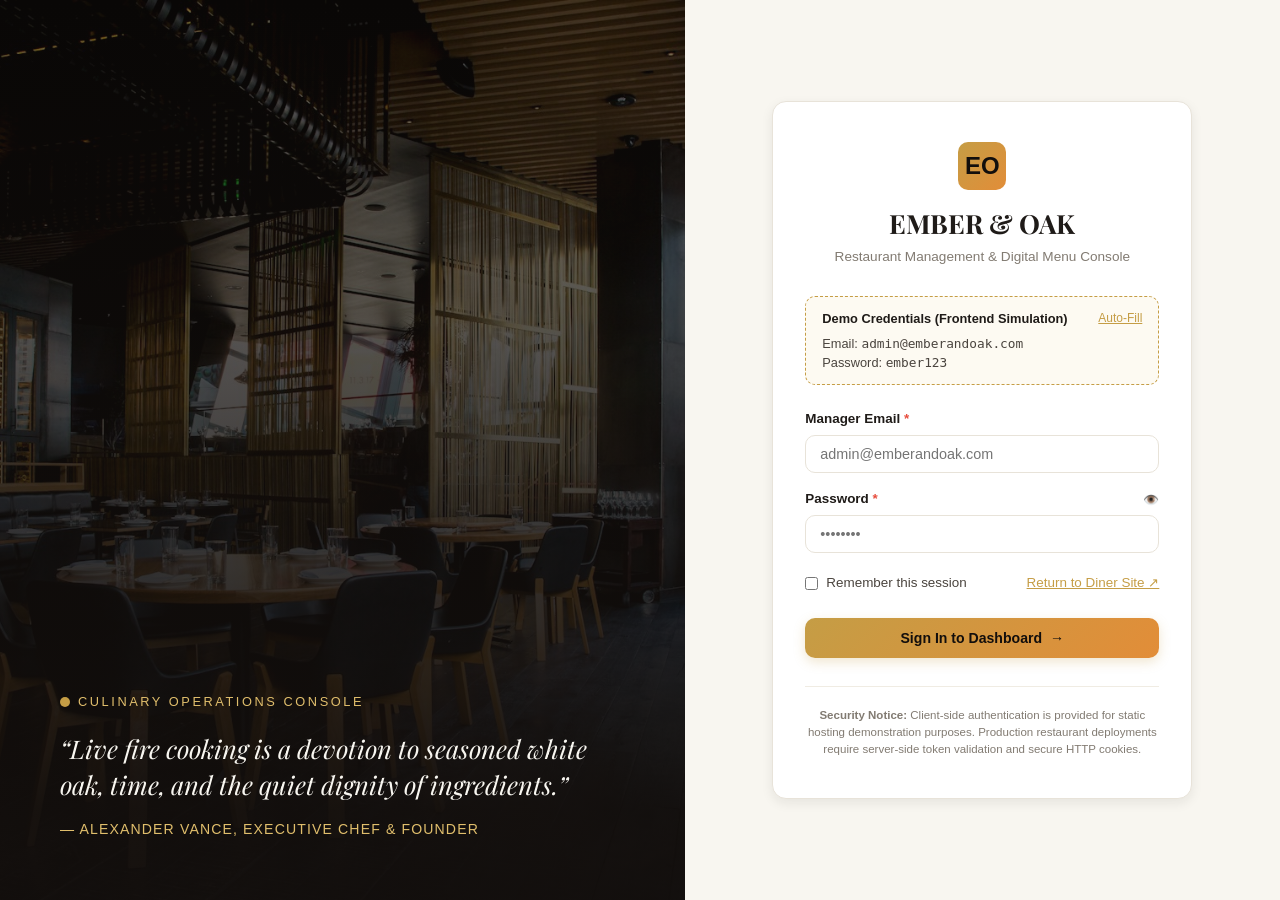
<file: admin/orders.html>
<!DOCTYPE html>
<html lang="en">
<head>
  <meta charset="UTF-8">
  <meta name="viewport" content="width=device-width, initial-scale=1.0">
  <title>Order Management • EMBER & OAK Admin</title>  <link rel="stylesheet" href="../css/admin.css">
  <link rel="stylesheet" href="../css/admin-responsive.css">
  <link rel="preconnect" href="https://fonts.googleapis.com">
  <link rel="preconnect" href="https://fonts.gstatic.com" crossorigin>
  <link href="https://fonts.googleapis.com/css2?family=Playfair+Display:ital,wght@0,500;0,700;1,400&display=swap" rel="stylesheet">
  <style>
    .order-status-tabs {
      display: flex;
      gap: 8px;
      overflow-x: auto;
      padding-bottom: 4px;
    }
    .order-status-tab {
      padding: 8px 16px;
      border-radius: var(--radius-pill);
      font-size: 0.84rem;
      font-weight: 600;
      color: var(--text-body);
      background: var(--admin-surface);
      border: 1px solid var(--admin-border);
      cursor: pointer;
      white-space: nowrap;
      transition: all 0.2s;
    }
    .order-status-tab:hover {
      background: var(--admin-surface-muted);
    }
    .order-status-tab.active {
      background: var(--admin-gold);
      color: #120e0c;
      border-color: var(--admin-gold);
    }
  </style>
</head>
<body class="admin-body">

  <!-- Sidebar -->
  <aside class="admin-sidebar" id="admin-sidebar">
    <div class="sidebar-header">
      <div class="sidebar-brand">
        <div class="sidebar-brand-emblem">EO</div>
        <div class="sidebar-brand-info">
          <span class="sidebar-brand-name">EMBER &amp; OAK</span>
          <span class="sidebar-brand-sub">Culinary Console</span>
        </div>
      </div>
      <button class="sidebar-toggle-btn" id="sidebar-toggle-btn">≡</button>
    </div>

    <nav class="sidebar-nav">
      <span class="sidebar-section-title">Operations</span>
      <a href="index.html" class="nav-item">
        <span class="nav-icon">📊</span>
        <span>Overview</span>
      </a>
      <a href="menu-management.html" class="nav-item">
        <span class="nav-icon">🍽️</span>
        <span>Menu Dishes</span>
      </a>
      <a href="categories.html" class="nav-item">
        <span class="nav-icon">📂</span>
        <span>Categories</span>
      </a>
      <a href="orders.html" class="nav-item active">
        <span class="nav-icon">🧾</span>
        <span>Orders</span>
        <span class="nav-badge">6</span>
      </a>
      <a href="reservations.html" class="nav-item">
        <span class="nav-icon">📅</span>
        <span>Reservations</span>
      </a>

      <span class="sidebar-section-title" style="margin-top: 12px;">Brand &amp; Digital</span>
      <a href="qr-management.html" class="nav-item">
        <span class="nav-icon">📱</span>
        <span>QR Table Menus</span>
      </a>
      <a href="gallery.html" class="nav-item">
        <span class="nav-icon">🖼️</span>
        <span>Photo Gallery</span>
      </a>
      <a href="website-settings.html" class="nav-item">
        <span class="nav-icon">⚙️</span>
        <span>Website Content</span>
      </a>
      <a href="reports.html" class="nav-item">
        <span class="nav-icon">📈</span>
        <span>Reports &amp; Sales</span>
      </a>

      <span class="sidebar-section-title" style="margin-top: 12px;">Admin</span>
      <a href="profile.html" class="nav-item">
        <span class="nav-icon">👤</span>
        <span>Manager Profile</span>
      </a>
    </nav>

    <div class="sidebar-footer">
      <div class="sidebar-user">
        <div class="sidebar-user-avatar">AV</div>
        <div class="sidebar-user-details">
          <span class="sidebar-user-name" id="admin-user-display-name">Executive Chef Vance</span>
          <span class="sidebar-user-role">General Manager</span>
        </div>
      </div>
      <button class="sidebar-logout-btn" onclick="AdminAuth.logout()" title="Sign Out">🚪</button>
    </div>
  </aside>

  <!-- Main Wrap -->
  <div class="admin-main-wrap">
    <!-- Topbar -->
    <header class="admin-topbar">
      <div class="topbar-left">
        <button class="topbar-mobile-menu-btn" id="topbar-mobile-menu-btn">☰</button>
        <div class="topbar-breadcrumbs">
          <a href="index.html">Admin</a>
          <span>/</span>
          <strong class="topbar-page-title">Live Dining Orders</strong>
        </div>
      </div>

      <div class="topbar-right">
        <div class="restaurant-status-toggle" id="restaurant-status-toggle">
          <span class="status-indicator-dot"></span>
          <span id="restaurant-status-text">Kitchen Active • Open</span>
        </div>
        <a href="../menu.html" class="view-live-site-btn" target="_blank">
          <span>Customer Menu</span>
          <span class="label-text">↗</span>
        </a>
      </div>
    </header>

    <!-- Content -->
    <main class="admin-content">
      <div class="content-header-row">
        <div>
          <h1 class="content-header-title">Live Kitchen &amp; Table Orders</h1>
          <p class="content-header-subtitle">Inspect diner orders, advance kitchen preparation stages, view receipts, and monitor table delivery.</p>
        </div>
      </div>

      <!-- Status Tabs Bar -->
      <div class="order-status-tabs" style="margin-bottom: 20px;">
        <button class="order-status-tab active" data-status="all">All Orders</button>
        <button class="order-status-tab" data-status="new">New (Unconfirmed)</button>
        <button class="order-status-tab" data-status="accepted">Accepted</button>
        <button class="order-status-tab" data-status="preparing">In Kitchen Prep</button>
        <button class="order-status-tab" data-status="ready">Ready to Serve</button>
        <button class="order-status-tab" data-status="completed">Completed</button>
        <button class="order-status-tab" data-status="cancelled">Cancelled</button>
      </div>

      <!-- Orders Card -->
      <div class="admin-card">
        <div class="table-toolbar-row">
          <div class="table-search-box">
            <span>🔍</span>
            <input type="text" id="orders-search-input" placeholder="Search order ID, table T01, Wagyu..." aria-label="Search orders">
          </div>
          <span id="orders-count-label" style="font-size: 0.85rem; color: var(--text-muted);">Loading orders...</span>
        </div>

        <div class="admin-table-wrap">
          <table class="admin-data-table">
            <thead>
              <tr>
                <th>Order ID &amp; Time</th>
                <th>Table</th>
                <th>Items Ordered</th>
                <th>Total &amp; Payment</th>
                <th>Status</th>
                <th>Actions</th>
              </tr>
            </thead>
            <tbody id="orders-table-body">
              <!-- Rendered via admin-orders.js -->
            </tbody>
          </table>
        </div>

        <div class="admin-empty-state" id="orders-empty-state" style="display: none;">
          <div class="empty-state-icon">🧾</div>
          <h3 class="empty-state-title">No orders match this filter</h3>
          <p class="empty-state-desc">Select "All Orders" or search with a different query.</p>
        </div>
      </div>
    </main>
  </div>

  <!-- Order Detail & Kitchen Ticket Modal -->
  <div class="admin-modal-backdrop" id="order-detail-modal">
    <div class="admin-modal-window" style="max-width: 580px;">
      <div class="admin-modal-header">
        <div>
          <h3 class="admin-modal-title" style="display: flex; align-items: center; gap: 10px;">
            <span id="modal-order-id">ORD-1081</span>
            <span class="badge-status" id="modal-order-status-badge">New</span>
          </h3>
          <div style="font-size: 0.78rem; color: var(--text-muted); margin-top: 2px;">
            Submitted: <span id="modal-order-time">2026-11-04 13:45</span> • <span id="modal-order-table">Table T02</span>
          </div>
        </div>
        <button class="admin-modal-close-btn" id="order-modal-close">✕</button>
      </div>

      <div class="admin-modal-body">
        <!-- Status Action Buttons -->
        <div style="background: var(--admin-surface-muted); padding: 14px; border-radius: var(--radius-md); margin-bottom: 20px; border: 1px solid var(--admin-border-subtle);">
          <div style="font-size: 0.75rem; text-transform: uppercase; font-weight: 700; color: var(--text-muted); margin-bottom: 8px;">
            Update Kitchen Workflow Status:
          </div>
          <div style="display: flex; flex-wrap: wrap; gap: 8px;">
            <button class="btn-admin-secondary" style="font-size: 0.8rem; padding: 6px 12px;" onclick="AdminOrders.updateOrderStatus('accepted')">✓ Accept</button>
            <button class="btn-admin-secondary" style="font-size: 0.8rem; padding: 6px 12px;" onclick="AdminOrders.updateOrderStatus('preparing')">🔥 Start Prep</button>
            <button class="btn-admin-secondary" style="font-size: 0.8rem; padding: 6px 12px;" onclick="AdminOrders.updateOrderStatus('ready')">🔔 Mark Ready</button>
            <button class="btn-admin-primary" style="font-size: 0.8rem; padding: 6px 14px;" onclick="AdminOrders.updateOrderStatus('completed')">★ Complete</button>
            <button class="btn-admin-danger" style="font-size: 0.8rem; padding: 6px 12px; margin-left: auto;" onclick="AdminOrders.updateOrderStatus('cancelled')">Cancel</button>
          </div>
        </div>

        <!-- Line Items -->
        <div style="margin-bottom: 20px;">
          <h4 style="font-size: 0.85rem; text-transform: uppercase; letter-spacing: 0.05em; color: var(--text-muted); margin-bottom: 10px;">
            Items Ordered
          </h4>
          <div id="modal-order-items-list">
            <!-- Populated via admin-orders.js -->
          </div>
        </div>

        <!-- Financial Summary -->
        <div style="background: #faf8f4; border: 1px solid var(--admin-border-subtle); border-radius: var(--radius-md); padding: 14px; margin-bottom: 20px;">
          <div style="display: flex; justify-content: space-between; font-size: 0.85rem; margin-bottom: 6px;">
            <span>Subtotal:</span>
            <strong id="modal-order-subtotal">₹0.00</strong>
          </div>
          <div style="display: flex; justify-content: space-between; font-size: 0.85rem; margin-bottom: 6px;">
            <span>GST (5%):</span>
            <span id="modal-order-tax">₹0.00</span>
          </div>
          <div style="display: flex; justify-content: space-between; font-size: 0.85rem; margin-bottom: 8px;">
            <span>Kitchen Craft Fee (5%):</span>
            <span id="modal-order-fee">₹0.00</span>
          </div>
          <div style="display: flex; justify-content: space-between; font-size: 1.15rem; font-weight: 700; color: var(--text-dark); border-top: 1px solid var(--admin-border); padding-top: 8px;">
            <span>Total:</span>
            <span id="modal-order-total" style="color: var(--admin-gold);">₹0.00</span>
          </div>
        </div>

        <!-- Payment & Special Notes -->
        <div style="font-size: 0.84rem; display: flex; flex-direction: column; gap: 8px;">
          <div><strong>Payment:</strong> <span id="modal-order-pay-status">Paid</span> via <span id="modal-order-pay-method">Card</span></div>
          <div><strong>Special Instructions:</strong> <span id="modal-order-notes" style="color: var(--text-body);">None</span></div>
        </div>
      </div>

      <div class="admin-modal-footer">
        <button type="button" class="btn-admin-secondary" id="order-print-btn">🖨️ Print Kitchen Ticket</button>
        <button type="button" class="btn-admin-primary" id="order-modal-close-btn">Done</button>
      </div>
    </div>
  </div>

  <script src="../js/menu-data.js"></script>
  <script src="../js/admin-auth.js"></script>
  <script src="../js/admin.js"></script>
  <script src="../js/admin-orders.js"></script>
</body>
</html>
</file>
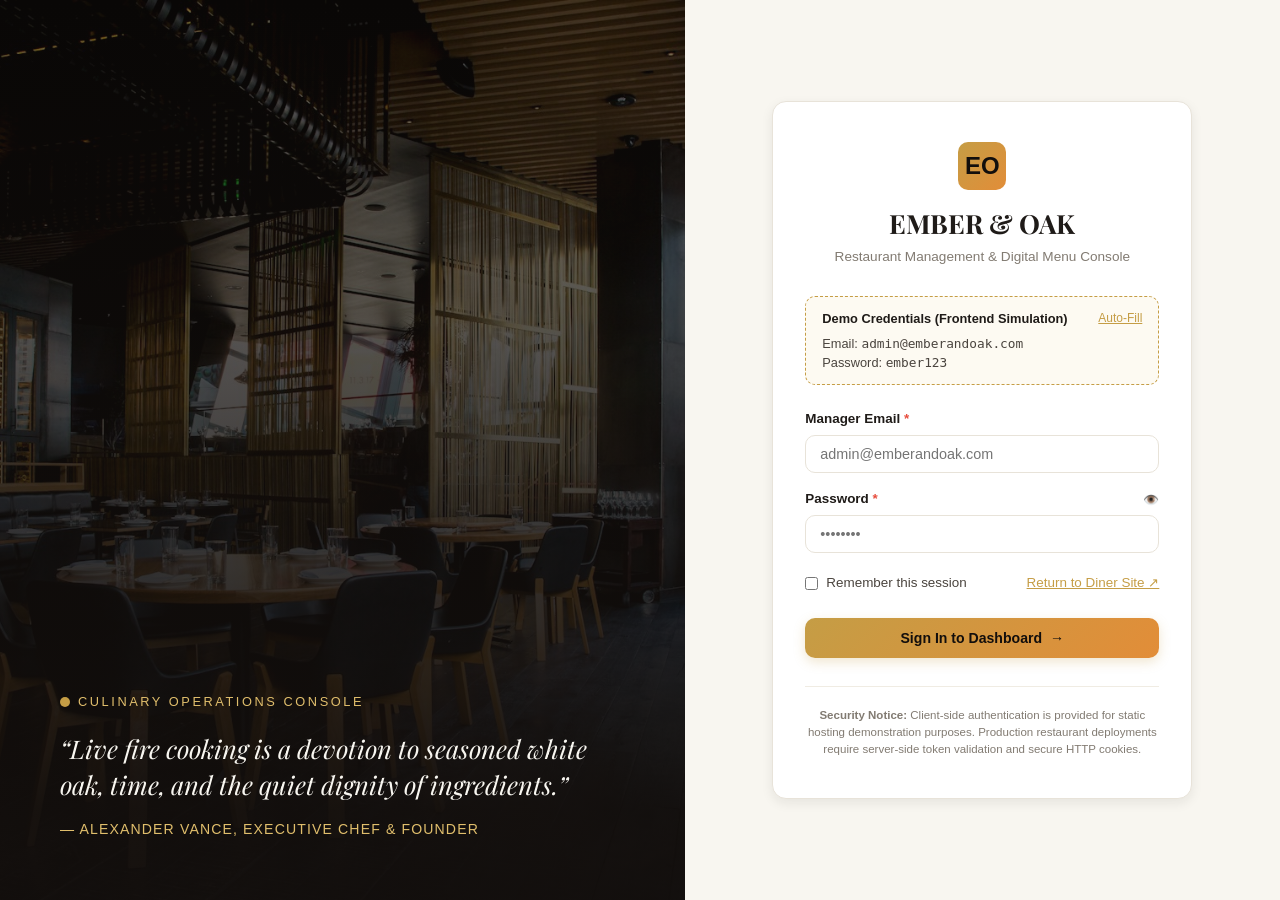
<file: admin/profile.html>
<!DOCTYPE html>
<html lang="en">
<head>
  <meta charset="UTF-8">
  <meta name="viewport" content="width=device-width, initial-scale=1.0">
  <title>Manager Profile &amp; Settings • EMBER & OAK Admin</title>  <link rel="stylesheet" href="../css/admin.css">
  <link rel="stylesheet" href="../css/admin-responsive.css">
  <link rel="preconnect" href="https://fonts.googleapis.com">
  <link rel="preconnect" href="https://fonts.gstatic.com" crossorigin>
  <link href="https://fonts.googleapis.com/css2?family=Playfair+Display:ital,wght@0,500;0,700;1,400&display=swap" rel="stylesheet">
</head>
<body class="admin-body">

  <!-- Sidebar -->
  <aside class="admin-sidebar" id="admin-sidebar">
    <div class="sidebar-header">
      <div class="sidebar-brand">
        <div class="sidebar-brand-emblem">EO</div>
        <div class="sidebar-brand-info">
          <span class="sidebar-brand-name">EMBER &amp; OAK</span>
          <span class="sidebar-brand-sub">Culinary Console</span>
        </div>
      </div>
      <button class="sidebar-toggle-btn" id="sidebar-toggle-btn">≡</button>
    </div>

    <nav class="sidebar-nav">
      <span class="sidebar-section-title">Operations</span>
      <a href="index.html" class="nav-item">
        <span class="nav-icon">📊</span>
        <span>Overview</span>
      </a>
      <a href="menu-management.html" class="nav-item">
        <span class="nav-icon">🍽️</span>
        <span>Menu Dishes</span>
      </a>
      <a href="categories.html" class="nav-item">
        <span class="nav-icon">📂</span>
        <span>Categories</span>
      </a>
      <a href="orders.html" class="nav-item">
        <span class="nav-icon">🧾</span>
        <span>Orders</span>
        <span class="nav-badge">6</span>
      </a>
      <a href="reservations.html" class="nav-item">
        <span class="nav-icon">📅</span>
        <span>Reservations</span>
      </a>

      <span class="sidebar-section-title" style="margin-top: 12px;">Brand &amp; Digital</span>
      <a href="qr-management.html" class="nav-item">
        <span class="nav-icon">📱</span>
        <span>QR Table Menus</span>
      </a>
      <a href="gallery.html" class="nav-item">
        <span class="nav-icon">🖼️</span>
        <span>Photo Gallery</span>
      </a>
      <a href="website-settings.html" class="nav-item">
        <span class="nav-icon">⚙️</span>
        <span>Website Content</span>
      </a>
      <a href="reports.html" class="nav-item">
        <span class="nav-icon">📈</span>
        <span>Reports &amp; Sales</span>
      </a>

      <span class="sidebar-section-title" style="margin-top: 12px;">Admin</span>
      <a href="profile.html" class="nav-item active">
        <span class="nav-icon">👤</span>
        <span>Manager Profile</span>
      </a>
    </nav>

    <div class="sidebar-footer">
      <div class="sidebar-user">
        <div class="sidebar-user-avatar">AV</div>
        <div class="sidebar-user-details">
          <span class="sidebar-user-name" id="admin-user-display-name">Executive Chef Vance</span>
          <span class="sidebar-user-role">General Manager</span>
        </div>
      </div>
      <button class="sidebar-logout-btn" onclick="AdminAuth.logout()" title="Sign Out">🚪</button>
    </div>
  </aside>

  <!-- Main Wrap -->
  <div class="admin-main-wrap">
    <header class="admin-topbar">
      <div class="topbar-left">
        <button class="topbar-mobile-menu-btn" id="topbar-mobile-menu-btn">☰</button>
        <div class="topbar-breadcrumbs">
          <a href="index.html">Admin</a>
          <span>/</span>
          <strong class="topbar-page-title">Manager Profile &amp; Data System</strong>
        </div>
      </div>

      <div class="topbar-right">
        <div class="restaurant-status-toggle" id="restaurant-status-toggle">
          <span class="status-indicator-dot"></span>
          <span id="restaurant-status-text">Kitchen Active • Open</span>
        </div>
        <a href="../index.html" class="view-live-site-btn" target="_blank">
          <span>View Public Site</span>
          <span class="label-text">↗</span>
        </a>
      </div>
    </header>

    <main class="admin-content">
      <div class="content-header-row">
        <div>
          <h1 class="content-header-title">Manager Account &amp; Storage Controls</h1>
          <p class="content-header-subtitle">Inspect your active administrator credentials, reset demo local storage, and review production upgrade requirements.</p>
        </div>
      </div>

      <div class="admin-profile-grid">
        <!-- Profile Card -->
        <div class="admin-card">
          <div class="admin-card-header">
            <h2 class="admin-card-title">Active Manager Profile</h2>
          </div>
          <div class="admin-card-body" style="display: flex; flex-direction: column; gap: 20px;">
            <div style="display: flex; align-items: center; gap: 16px;">
              <div style="width: 64px; height: 64px; border-radius: 50%; background: #161210; border: 2px solid var(--admin-gold); color: var(--admin-gold); font-size: 1.5rem; font-weight: 700; display: flex; align-items: center; justify-content: center;">
                AV
              </div>
              <div>
                <h3 style="font-family: var(--font-serif); font-size: 1.25rem; color: var(--text-dark); margin-bottom: 2px;">
                  Alexander Vance
                </h3>
                <span class="badge-status accepted">Executive Chef &amp; General Manager</span>
              </div>
            </div>

            <div style="background: var(--admin-surface-muted); border-radius: var(--radius-md); padding: 16px; font-size: 0.88rem; display: flex; flex-direction: column; gap: 10px;">
              <div style="display: flex; justify-content: space-between;">
                <span style="color: var(--text-muted);">Manager Email:</span>
                <strong>admin@emberandoak.com</strong>
              </div>
              <div style="display: flex; justify-content: space-between;">
                <span style="color: var(--text-muted);">Session Type:</span>
                <span class="badge-status completed">Frontend Demo Authenticated</span>
              </div>
              <div style="display: flex; justify-content: space-between;">
                <span style="color: var(--text-muted);">Demo Password:</span>
                <code>ember123</code>
              </div>
            </div>

            <button onclick="AdminAuth.logout()" class="btn-admin-danger" style="align-self: flex-start;">
              <span>🚪 Sign Out of Console</span>
            </button>
          </div>
        </div>

        <!-- Data Management & Reset Card -->
        <div class="admin-card">
          <div class="admin-card-header">
            <h2 class="admin-card-title">Browser Data &amp; Reset Utility</h2>
          </div>
          <div class="admin-card-body" style="display: flex; flex-direction: column; gap: 18px;">
            <p style="font-size: 0.88rem; color: var(--text-body); line-height: 1.6;">
              Custom dishes, category modifications, demo orders, and settings are preserved in this browser's <code>localStorage</code>.
            </p>

            <div style="background: #fdfaf2; border: 1px dashed var(--admin-gold); border-radius: var(--radius-md); padding: 14px; font-size: 0.82rem; color: #755513; line-height: 1.5;">
              <strong>Resetting Demo Data:</strong> If you wish to restore the initial 28 gourmet dishes, original categories, and default orders, click below.
            </div>

            <button id="reset-all-demo-btn" class="btn-admin-danger" style="align-self: flex-start; padding: 10px 18px;">
              <span>⚠️ Reset Entire Demo Database to Defaults</span>
            </button>

            <div style="border-top: 1px solid var(--admin-border-subtle); padding-top: 14px; font-size: 0.78rem; color: var(--text-muted); line-height: 1.5;">
              <strong>Production Note:</strong> Password changes and role-based permissions cannot be altered in static localStorage. To connect to an active database (e.g. Supabase, Firebase, or Node.js backend), see the documentation in <code>README.md</code>.
            </div>
          </div>
        </div>
      </div>
    </main>
  </div>

  <script src="../js/menu-data.js"></script>
  <script src="../js/admin-auth.js"></script>
  <script src="../js/admin.js"></script>
  <script>
    document.getElementById('reset-all-demo-btn').addEventListener('click', () => {
      AdminUI.confirm(
        'Reset All Demo Data',
        'Are you sure you want to reset all dishes, categories, orders, reservations, and settings to original factory seed defaults?',
        () => {
          EmberStore.resetDefaults();
          AdminUI.showToast('All demo storage reset to default gourmet catalog!', 'success');
          setTimeout(() => window.location.reload(), 1000);
        }
      );
    });
  </script>
</body>
</html>
</file>
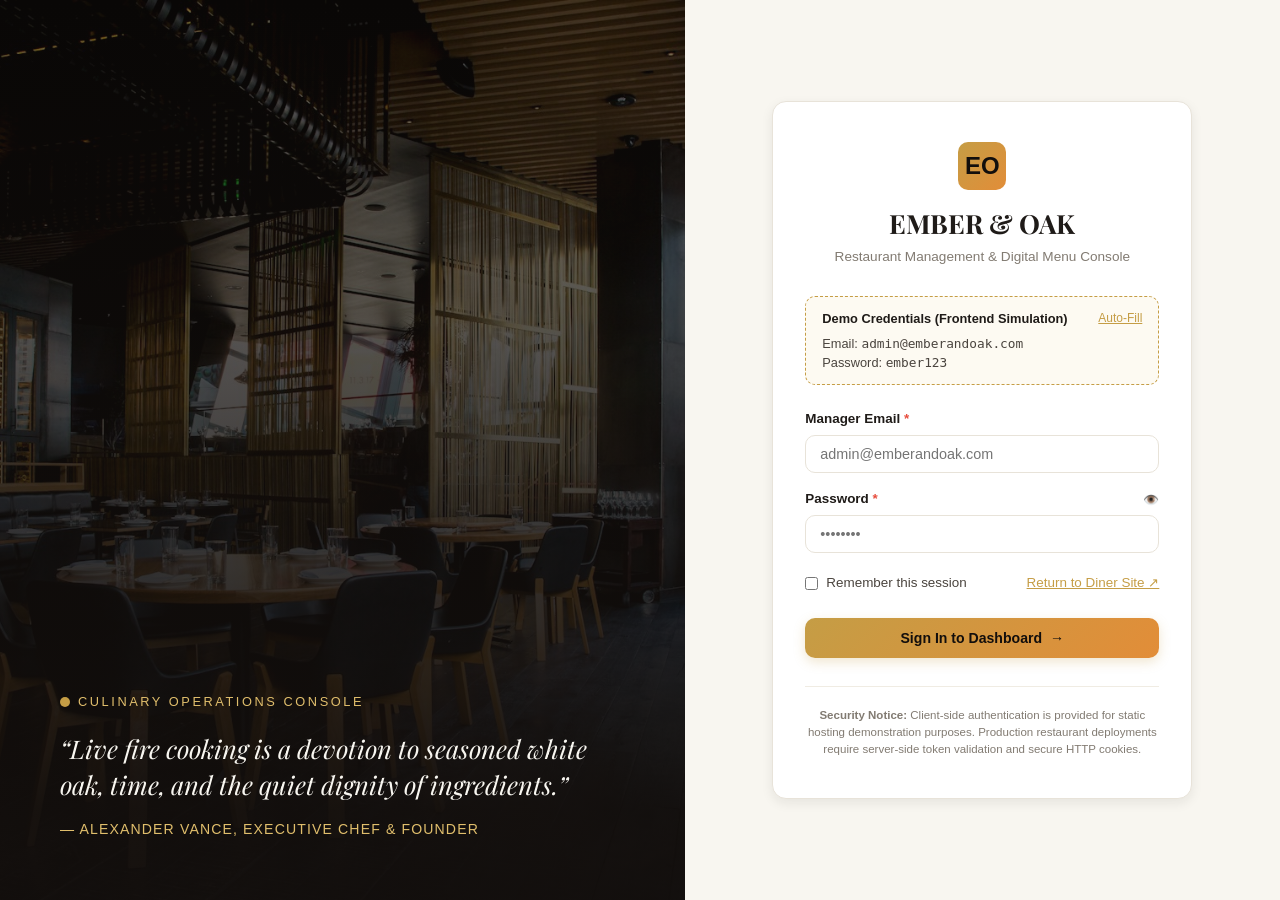
<file: admin/qr-management.html>
<!DOCTYPE html>
<html lang="en">
<head>
  <meta charset="UTF-8">
  <meta name="viewport" content="width=device-width, initial-scale=1.0">
  <title>QR Digital Menu Management • EMBER & OAK Admin</title>  <link rel="stylesheet" href="../css/admin.css">
  <link rel="stylesheet" href="../css/admin-responsive.css">
  <link rel="preconnect" href="https://fonts.googleapis.com">
  <link rel="preconnect" href="https://fonts.gstatic.com" crossorigin>
  <link href="https://fonts.googleapis.com/css2?family=Playfair+Display:ital,wght@0,500;0,700;1,400&display=swap" rel="stylesheet">
  <style>
    /* Table Tent Card Preview & Print Frame */
    .tent-card-preview-frame {
      background: #ffffff;
      border: 2px solid var(--admin-border);
      border-radius: var(--radius-lg);
      padding: 36px 28px;
      text-align: center;
      display: flex;
      flex-direction: column;
      align-items: center;
      box-shadow: var(--shadow-md);
      position: relative;
    }
    .tent-card-brand {
      font-family: var(--font-serif);
      font-size: 1.4rem;
      font-weight: 700;
      color: var(--text-dark);
      letter-spacing: 0.08em;
    }
    .tent-card-sub {
      font-size: 0.72rem;
      color: var(--admin-gold);
      letter-spacing: 0.2em;
      text-transform: uppercase;
      margin: 4px 0 20px;
    }
    .tent-card-table-badge {
      display: inline-block;
      background: #161210;
      color: #ffffff;
      font-size: 0.8rem;
      font-weight: 700;
      letter-spacing: 0.12em;
      padding: 6px 18px;
      border-radius: var(--radius-pill);
      margin-bottom: 20px;
    }
    .tent-card-qr-box {
      width: 260px;
      height: 260px;
      display: flex;
      align-items: center;
      justify-content: center;
      background: #ffffff;
      padding: 10px;
      border: 1px solid var(--admin-border);
      border-radius: var(--radius-md);
      margin-bottom: 20px;
    }
    .tent-card-instructions {
      font-size: 0.82rem;
      color: var(--text-body);
      max-width: 260px;
      line-height: 1.4;
    }

    @media print {
      body * { visibility: hidden; }
      .tent-card-preview-frame, .tent-card-preview-frame * {
        visibility: visible;
      }
      .tent-card-preview-frame {
        position: absolute;
        left: 50%;
        top: 50%;
        transform: translate(-50%, -50%);
        border: 2px solid #000;
        width: 380px;
      }
    }
  </style>
</head>
<body class="admin-body">

  <!-- Sidebar -->
  <aside class="admin-sidebar" id="admin-sidebar">
    <div class="sidebar-header">
      <div class="sidebar-brand">
        <div class="sidebar-brand-emblem">EO</div>
        <div class="sidebar-brand-info">
          <span class="sidebar-brand-name">EMBER &amp; OAK</span>
          <span class="sidebar-brand-sub">Culinary Console</span>
        </div>
      </div>
      <button class="sidebar-toggle-btn" id="sidebar-toggle-btn">≡</button>
    </div>

    <nav class="sidebar-nav">
      <span class="sidebar-section-title">Operations</span>
      <a href="index.html" class="nav-item">
        <span class="nav-icon">📊</span>
        <span>Overview</span>
      </a>
      <a href="menu-management.html" class="nav-item">
        <span class="nav-icon">🍽️</span>
        <span>Menu Dishes</span>
      </a>
      <a href="categories.html" class="nav-item">
        <span class="nav-icon">📂</span>
        <span>Categories</span>
      </a>
      <a href="orders.html" class="nav-item">
        <span class="nav-icon">🧾</span>
        <span>Orders</span>
        <span class="nav-badge">6</span>
      </a>
      <a href="reservations.html" class="nav-item">
        <span class="nav-icon">📅</span>
        <span>Reservations</span>
      </a>

      <span class="sidebar-section-title" style="margin-top: 12px;">Brand &amp; Digital</span>
      <a href="qr-management.html" class="nav-item active">
        <span class="nav-icon">📱</span>
        <span>QR Table Menus</span>
      </a>
      <a href="gallery.html" class="nav-item">
        <span class="nav-icon">🖼️</span>
        <span>Photo Gallery</span>
      </a>
      <a href="website-settings.html" class="nav-item">
        <span class="nav-icon">⚙️</span>
        <span>Website Content</span>
      </a>
      <a href="reports.html" class="nav-item">
        <span class="nav-icon">📈</span>
        <span>Reports &amp; Sales</span>
      </a>

      <span class="sidebar-section-title" style="margin-top: 12px;">Admin</span>
      <a href="profile.html" class="nav-item">
        <span class="nav-icon">👤</span>
        <span>Manager Profile</span>
      </a>
    </nav>

    <div class="sidebar-footer">
      <div class="sidebar-user">
        <div class="sidebar-user-avatar">AV</div>
        <div class="sidebar-user-details">
          <span class="sidebar-user-name" id="admin-user-display-name">Executive Chef Vance</span>
          <span class="sidebar-user-role">General Manager</span>
        </div>
      </div>
      <button class="sidebar-logout-btn" onclick="AdminAuth.logout()" title="Sign Out">🚪</button>
    </div>
  </aside>

  <!-- Main Wrap -->
  <div class="admin-main-wrap">
    <header class="admin-topbar">
      <div class="topbar-left">
        <button class="topbar-mobile-menu-btn" id="topbar-mobile-menu-btn">☰</button>
        <div class="topbar-breadcrumbs">
          <a href="index.html">Admin</a>
          <span>/</span>
          <strong class="topbar-page-title">QR Code Table Menu Generator</strong>
        </div>
      </div>

      <div class="topbar-right">
        <div class="restaurant-status-toggle" id="restaurant-status-toggle">
          <span class="status-indicator-dot"></span>
          <span id="restaurant-status-text">Kitchen Active • Open</span>
        </div>
        <a href="../qr-menu.html" class="view-live-site-btn" target="_blank">
          <span>Owner QR Tool</span>
          <span class="label-text">↗</span>
        </a>
      </div>
    </header>

    <main class="admin-content">
      <div class="content-header-row">
        <div>
          <h1 class="content-header-title">Table QR Generator &amp; Tent Cards</h1>
          <p class="content-header-subtitle">Generate high-density scannable QR codes for each dining room table, download print-ready PNGs, or print tent cards.</p>
        </div>
      </div>

      <div class="admin-qr-layout">
        <!-- Left Configuration Controls -->
        <div class="admin-card">
          <div class="admin-card-header">
            <h2 class="admin-card-title">QR Target Configuration</h2>
          </div>
          <div class="admin-card-body" style="display: flex; flex-direction: column; gap: 20px;">
            <div class="form-group">
              <div style="display: flex; justify-content: space-between; align-items: center; margin-bottom: 6px;">
                <label for="qr-base-url-input" class="form-label" style="margin-bottom: 0;">Published Public Menu URL <span class="req">*</span></label>
                <button type="button" id="qr-use-active-btn" class="btn-admin-secondary" style="font-size: 0.75rem; padding: 3px 8px;">⚡ Use Current Host</button>
              </div>
              <input type="url" id="qr-base-url-input" class="form-input" placeholder="e.g. https://your-brand.vercel.app/menu.html" required>
              <span class="form-help">Auto-detected from active server or custom production domain.</span>
            </div>

            <div class="form-group">
              <label for="qr-table-select" class="form-label">Table Designation</label>
              <select id="qr-table-select" class="form-select">
                <option value="general">General Dining Room (No Table Query)</option>
                <option value="T01" selected>Table T01 — Main Hearth Window</option>
                <option value="T02">Table T02 — Center Sanctuary</option>
                <option value="T03">Table T03 — Oak Pillar Booth</option>
                <option value="T04">Table T04 — Stone Arch Banquette</option>
                <option value="T05">Table T05 — Chef's Counter Seating</option>
                <option value="T06">Table T06 — Wine Vault Alcove</option>
                <option value="T07">Table T07 — Courtyard Veranda</option>
                <option value="T08">Table T08 — Courtyard Veranda</option>
                <option value="T09">Table T09 — Upper Mezzanine</option>
                <option value="T10">Table T10 — Sommelier Private Booth</option>
                <option value="PATIO-01">Patio Table P01</option>
                <option value="BAR-01">Hearth Bar Seat B01</option>
                <option value="VIP-VAULT">VIP Wine Vault Table</option>
                <option value="custom">Custom Table Identifier...</option>
              </select>
            </div>

            <div class="form-group" id="qr-custom-table-group" style="display: none;">
              <label for="qr-custom-table" class="form-label">Custom Table Name / ID</label>
              <input type="text" id="qr-custom-table" class="form-input" placeholder="e.g. Garden-04">
            </div>

            <!-- Target URL Preview -->
            <div style="background: #fbf9f5; border: 1px solid var(--admin-border); border-radius: var(--radius-md); padding: 14px;">
              <span style="font-size: 0.72rem; text-transform: uppercase; color: var(--text-muted); font-weight: 700; letter-spacing: 0.06em;">Encoded Target URL:</span>
              <div id="qr-encoded-url-display" style="font-family: var(--font-mono); font-size: 0.82rem; color: var(--text-dark); word-break: break-all; margin-top: 4px;">
                menu.html?table=T01
              </div>
            </div>

            <div style="display: flex; gap: 12px; flex-wrap: wrap; align-items: center;">
              <button id="qr-refresh-btn" class="btn-admin-secondary">
                <span>🔄 Regenerate</span>
              </button>
              <button id="qr-copy-url-btn" class="btn-admin-secondary">
                <span>📋 Copy Link</span>
              </button>
              <a id="qr-test-menu-btn" href="../menu.html" target="_blank" class="btn-admin-secondary" style="text-decoration: none; display: inline-flex; align-items: center; gap: 6px;">
                <span>↗ Open Live Menu</span>
              </a>
              <button id="qr-download-btn" class="btn-admin-primary">
                <span>⬇ Download PNG</span>
              </button>
              <button id="qr-print-tent-btn" class="btn-admin-secondary">
                <span>🖨️ Print Tent Card</span>
              </button>
            </div>

            <div style="font-size: 0.78rem; color: var(--text-muted); line-height: 1.5; border-top: 1px solid var(--admin-border-subtle); padding-top: 16px;">
              <strong>Staff Workflow:</strong> Print and place table cards in stands. When diners scan with their camera app, the mobile digital menu opens instantly with their exact table identified.
            </div>
          </div>
        </div>

        <!-- Right Printable Tent Card Preview -->
        <div>
          <div class="tent-card-preview-frame">
            <div class="tent-card-brand">EMBER &amp; OAK</div>
            <div class="tent-card-sub">Wood-Fired Dining Experience</div>
            <div class="tent-card-table-badge" id="tent-card-table-badge">TABLE T01</div>

            <div class="tent-card-qr-box" id="qr-preview-canvas-box">
              <!-- Rendered via qrcode.min.js -->
            </div>

            <div class="tent-card-instructions">
              <strong>Scan with Phone Camera</strong>
              <div style="font-size: 0.76rem; color: var(--text-muted); margin-top: 4px;">
                Browse our seasonal hearth menu, inspect ingredients, and place dining orders directly from your table.
              </div>
            </div>
          </div>
        </div>
      </div>
    </main>
  </div>

  <script src="../js/menu-data.js"></script>
  <script src="../js/qrcode.min.js"></script>
  <script src="../js/admin-auth.js"></script>
  <script src="../js/admin.js"></script>
  <script src="../js/admin-qr.js"></script>
</body>
</html>
</file>
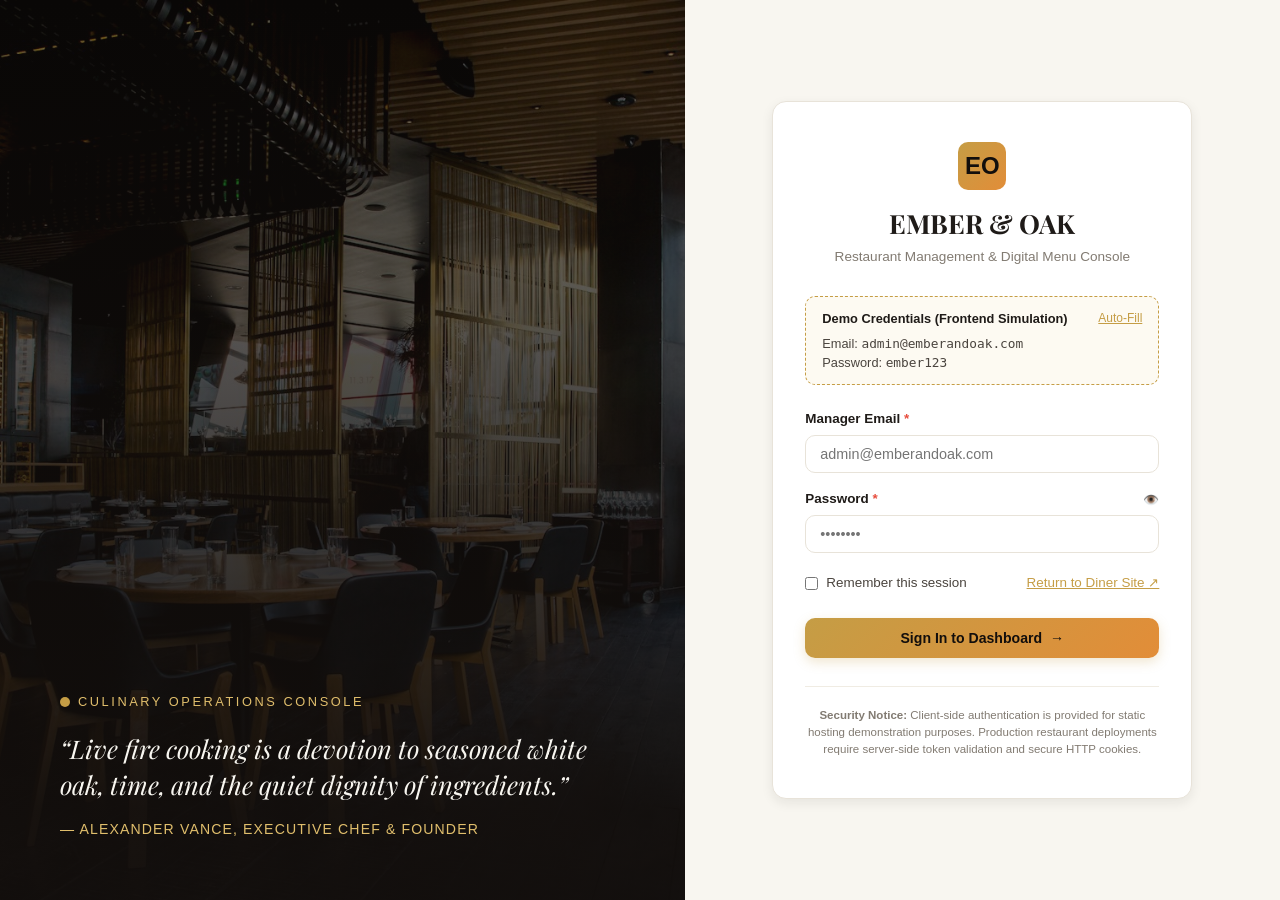
<file: admin/reports.html>
<!DOCTYPE html>
<html lang="en">
<head>
  <meta charset="UTF-8">
  <meta name="viewport" content="width=device-width, initial-scale=1.0">
  <title>Reports &amp; Sales Analytics • EMBER & OAK Admin</title>  <link rel="stylesheet" href="../css/admin.css">
  <link rel="stylesheet" href="../css/admin-responsive.css">
  <link rel="preconnect" href="https://fonts.googleapis.com">
  <link rel="preconnect" href="https://fonts.gstatic.com" crossorigin>
  <link href="https://fonts.googleapis.com/css2?family=Playfair+Display:ital,wght@0,500;0,700;1,400&display=swap" rel="stylesheet">
</head>
<body class="admin-body">

  <!-- Sidebar -->
  <aside class="admin-sidebar" id="admin-sidebar">
    <div class="sidebar-header">
      <div class="sidebar-brand">
        <div class="sidebar-brand-emblem">EO</div>
        <div class="sidebar-brand-info">
          <span class="sidebar-brand-name">EMBER &amp; OAK</span>
          <span class="sidebar-brand-sub">Culinary Console</span>
        </div>
      </div>
      <button class="sidebar-toggle-btn" id="sidebar-toggle-btn">≡</button>
    </div>

    <nav class="sidebar-nav">
      <span class="sidebar-section-title">Operations</span>
      <a href="index.html" class="nav-item">
        <span class="nav-icon">📊</span>
        <span>Overview</span>
      </a>
      <a href="menu-management.html" class="nav-item">
        <span class="nav-icon">🍽️</span>
        <span>Menu Dishes</span>
      </a>
      <a href="categories.html" class="nav-item">
        <span class="nav-icon">📂</span>
        <span>Categories</span>
      </a>
      <a href="orders.html" class="nav-item">
        <span class="nav-icon">🧾</span>
        <span>Orders</span>
        <span class="nav-badge">6</span>
      </a>
      <a href="reservations.html" class="nav-item">
        <span class="nav-icon">📅</span>
        <span>Reservations</span>
      </a>

      <span class="sidebar-section-title" style="margin-top: 12px;">Brand &amp; Digital</span>
      <a href="qr-management.html" class="nav-item">
        <span class="nav-icon">📱</span>
        <span>QR Table Menus</span>
      </a>
      <a href="gallery.html" class="nav-item">
        <span class="nav-icon">🖼️</span>
        <span>Photo Gallery</span>
      </a>
      <a href="website-settings.html" class="nav-item">
        <span class="nav-icon">⚙️</span>
        <span>Website Content</span>
      </a>
      <a href="reports.html" class="nav-item active">
        <span class="nav-icon">📈</span>
        <span>Reports &amp; Sales</span>
      </a>

      <span class="sidebar-section-title" style="margin-top: 12px;">Admin</span>
      <a href="profile.html" class="nav-item">
        <span class="nav-icon">👤</span>
        <span>Manager Profile</span>
      </a>
    </nav>

    <div class="sidebar-footer">
      <div class="sidebar-user">
        <div class="sidebar-user-avatar">AV</div>
        <div class="sidebar-user-details">
          <span class="sidebar-user-name" id="admin-user-display-name">Executive Chef Vance</span>
          <span class="sidebar-user-role">General Manager</span>
        </div>
      </div>
      <button class="sidebar-logout-btn" onclick="AdminAuth.logout()" title="Sign Out">🚪</button>
    </div>
  </aside>

  <!-- Main Wrap -->
  <div class="admin-main-wrap">
    <header class="admin-topbar">
      <div class="topbar-left">
        <button class="topbar-mobile-menu-btn" id="topbar-mobile-menu-btn">☰</button>
        <div class="topbar-breadcrumbs">
          <a href="index.html">Admin</a>
          <span>/</span>
          <strong class="topbar-page-title">Sales Reports &amp; Analytics</strong>
        </div>
      </div>

      <div class="topbar-right">
        <div class="restaurant-status-toggle" id="restaurant-status-toggle">
          <span class="status-indicator-dot"></span>
          <span id="restaurant-status-text">Kitchen Active • Open</span>
        </div>
        <button id="print-report-btn" class="btn-admin-secondary" style="font-size: 0.82rem; padding: 6px 14px;">
          <span>🖨️ Print Report</span>
        </button>
      </div>
    </header>

    <main class="admin-content">
      <div class="content-header-row">
        <div>
          <h1 class="content-header-title">Hearth Dining Reports &amp; Analytics</h1>
          <p class="content-header-subtitle">Analyze real kitchen orders, average guest ticket spend, popular culinary choices, and export CSV ledger.</p>
        </div>
        <div class="content-header-actions">
          <button id="export-csv-btn" class="btn-admin-primary">
            <span>⬇ Export Sales to CSV</span>
          </button>
        </div>
      </div>

      <!-- KPI Summary Cards -->
      <div class="kpi-cards-grid">
        <div class="kpi-card">
          <div class="kpi-details">
            <span class="kpi-label">Gross Revenue</span>
            <span class="kpi-value" id="report-total-revenue">₹0.00</span>
            <span class="kpi-trend positive">From 6 recorded orders</span>
          </div>
          <div class="kpi-icon-wrap gold">💰</div>
        </div>

        <div class="kpi-card">
          <div class="kpi-details">
            <span class="kpi-label">Total Orders Completed</span>
            <span class="kpi-value" id="report-total-orders">0</span>
            <span class="kpi-trend neutral">Dine-in &amp; QR tables</span>
          </div>
          <div class="kpi-icon-wrap blue">🧾</div>
        </div>

        <div class="kpi-card">
          <div class="kpi-details">
            <span class="kpi-label">Average Order Value (AOV)</span>
            <span class="kpi-value" id="report-aov">₹0.00</span>
            <span class="kpi-trend positive">High ticket wood-fired cuts</span>
          </div>
          <div class="kpi-icon-wrap green">📈</div>
        </div>

        <div class="kpi-card">
          <div class="kpi-details">
            <span class="kpi-label">Total Dishes Prepared</span>
            <span class="kpi-value" id="report-total-items-sold">0</span>
            <span class="kpi-trend neutral">Kitchen covers fulfilled</span>
          </div>
          <div class="kpi-icon-wrap amber">🍽️</div>
        </div>
      </div>

      <!-- Analytics Cards Row -->
      <div class="dashboard-analytics-row">
        <!-- Revenue Trend Chart -->
        <div class="admin-card">
          <div class="admin-card-header">
            <h2 class="admin-card-title">Daily Revenue Curve</h2>
            <span class="badge-status" style="background: rgba(197, 157, 69, 0.14); color: var(--admin-gold); font-weight: 600;">Last 7 Days</span>
          </div>
          <div class="admin-card-body">
            <div class="chart-container-wrap">
              <svg class="svg-chart" viewBox="0 0 600 180" preserveAspectRatio="none">
                <defs>
                  <linearGradient id="goldGradientReports" x1="0" y1="0" x2="0" y2="1">
                    <stop offset="0%" stop-color="#c59d45" stop-opacity="0.35"/>
                    <stop offset="100%" stop-color="#c59d45" stop-opacity="0.0"/>
                  </linearGradient>
                </defs>
                <line x1="0" y1="40" x2="600" y2="40" class="chart-grid-line"/>
                <line x1="0" y1="90" x2="600" y2="90" class="chart-grid-line"/>
                <line x1="0" y1="140" x2="600" y2="140" class="chart-grid-line"/>
                <polygon points="0,180 0,130 100,110 200,85 300,105 400,60 500,45 600,75 600,180" fill="url(#goldGradientReports)" opacity="0.2"/>
                <polyline points="0,130 100,110 200,85 300,105 400,60 500,45 600,75" class="chart-data-line"/>
                <circle cx="0" cy="130" r="4.5" class="chart-data-dot"><title>Day 1: ₹22,900</title></circle>
                <circle cx="100" cy="110" r="4.5" class="chart-data-dot"><title>Day 2: ₹26,400</title></circle>
                <circle cx="200" cy="85" r="4.5" class="chart-data-dot"><title>Day 3: ₹38,500</title></circle>
                <circle cx="300" cy="105" r="4.5" class="chart-data-dot"><title>Day 4: ₹31,200</title></circle>
                <circle cx="400" cy="60" r="4.5" class="chart-data-dot"><title>Day 5: ₹42,800</title></circle>
                <circle cx="500" cy="45" r="4.5" class="chart-data-dot"><title>Day 6: ₹46,400</title></circle>
                <circle cx="600" cy="75" r="4.5" class="chart-data-dot"><title>Today: ₹35,620</title></circle>
              </svg>
              <div class="chart-labels-row">
                <span>Day 1</span>
                <span>Day 2</span>
                <span>Day 3</span>
                <span>Day 4</span>
                <span>Day 5</span>
                <span>Day 6</span>
                <span>Today</span>
              </div>
            </div>
          </div>
        </div>

        <!-- Popular Dishes Card -->
        <div class="admin-card">
          <div class="admin-card-header">
            <h2 class="admin-card-title">Top 5 Dishes Ordered</h2>
          </div>
          <div class="admin-card-body">
            <div class="dish-popularity-list" id="report-popular-dishes-list">
              <!-- Rendered via admin-reports.js -->
            </div>
          </div>
        </div>
      </div>

      <!-- Category & Status Breakdown -->
      <div class="admin-reports-grid">
        <div class="admin-card">
          <div class="admin-card-header">
            <h2 class="admin-card-title">Category Revenue Breakdown</h2>
          </div>
          <div class="admin-card-body" id="report-category-breakdown">
            <!-- Rendered via admin-reports.js -->
          </div>
        </div>

        <div class="admin-card">
          <div class="admin-card-header">
            <h2 class="admin-card-title">Order Status Distribution</h2>
          </div>
          <div class="admin-card-body" id="report-status-distribution">
            <!-- Rendered via admin-reports.js -->
          </div>
        </div>
      </div>
    </main>
  </div>

  <script src="../js/menu-data.js"></script>
  <script src="../js/admin-auth.js"></script>
  <script src="../js/admin.js"></script>
  <script src="../js/admin-reports.js"></script>
</body>
</html>
</file>
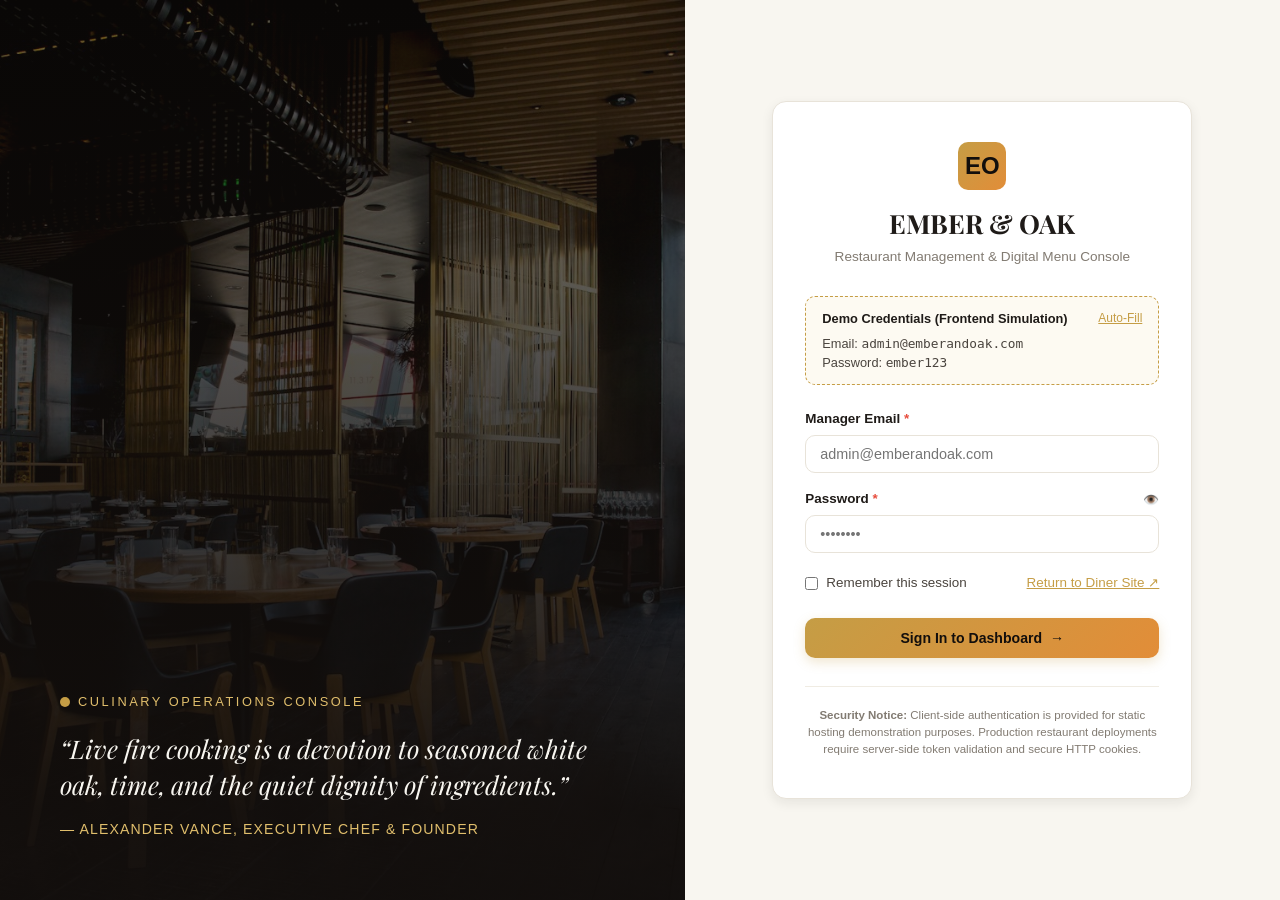
<file: admin/reservations.html>
<!DOCTYPE html>
<html lang="en">
<head>
  <meta charset="UTF-8">
  <meta name="viewport" content="width=device-width, initial-scale=1.0">
  <title>Table Reservations • EMBER & OAK Admin</title>  <link rel="stylesheet" href="../css/admin.css">
  <link rel="stylesheet" href="../css/admin-responsive.css">
  <link rel="preconnect" href="https://fonts.googleapis.com">
  <link rel="preconnect" href="https://fonts.gstatic.com" crossorigin>
  <link href="https://fonts.googleapis.com/css2?family=Playfair+Display:ital,wght@0,500;0,700;1,400&display=swap" rel="stylesheet">
</head>
<body class="admin-body">

  <!-- Sidebar -->
  <aside class="admin-sidebar" id="admin-sidebar">
    <div class="sidebar-header">
      <div class="sidebar-brand">
        <div class="sidebar-brand-emblem">EO</div>
        <div class="sidebar-brand-info">
          <span class="sidebar-brand-name">EMBER &amp; OAK</span>
          <span class="sidebar-brand-sub">Culinary Console</span>
        </div>
      </div>
      <button class="sidebar-toggle-btn" id="sidebar-toggle-btn">≡</button>
    </div>

    <nav class="sidebar-nav">
      <span class="sidebar-section-title">Operations</span>
      <a href="index.html" class="nav-item">
        <span class="nav-icon">📊</span>
        <span>Overview</span>
      </a>
      <a href="menu-management.html" class="nav-item">
        <span class="nav-icon">🍽️</span>
        <span>Menu Dishes</span>
      </a>
      <a href="categories.html" class="nav-item">
        <span class="nav-icon">📂</span>
        <span>Categories</span>
      </a>
      <a href="orders.html" class="nav-item">
        <span class="nav-icon">🧾</span>
        <span>Orders</span>
        <span class="nav-badge">6</span>
      </a>
      <a href="reservations.html" class="nav-item active">
        <span class="nav-icon">📅</span>
        <span>Reservations</span>
      </a>

      <span class="sidebar-section-title" style="margin-top: 12px;">Brand &amp; Digital</span>
      <a href="qr-management.html" class="nav-item">
        <span class="nav-icon">📱</span>
        <span>QR Table Menus</span>
      </a>
      <a href="gallery.html" class="nav-item">
        <span class="nav-icon">🖼️</span>
        <span>Photo Gallery</span>
      </a>
      <a href="website-settings.html" class="nav-item">
        <span class="nav-icon">⚙️</span>
        <span>Website Content</span>
      </a>
      <a href="reports.html" class="nav-item">
        <span class="nav-icon">📈</span>
        <span>Reports &amp; Sales</span>
      </a>

      <span class="sidebar-section-title" style="margin-top: 12px;">Admin</span>
      <a href="profile.html" class="nav-item">
        <span class="nav-icon">👤</span>
        <span>Manager Profile</span>
      </a>
    </nav>

    <div class="sidebar-footer">
      <div class="sidebar-user">
        <div class="sidebar-user-avatar">AV</div>
        <div class="sidebar-user-details">
          <span class="sidebar-user-name" id="admin-user-display-name">Executive Chef Vance</span>
          <span class="sidebar-user-role">General Manager</span>
        </div>
      </div>
      <button class="sidebar-logout-btn" onclick="AdminAuth.logout()" title="Sign Out">🚪</button>
    </div>
  </aside>

  <!-- Main Wrap -->
  <div class="admin-main-wrap">
    <header class="admin-topbar">
      <div class="topbar-left">
        <button class="topbar-mobile-menu-btn" id="topbar-mobile-menu-btn">☰</button>
        <div class="topbar-breadcrumbs">
          <a href="index.html">Admin</a>
          <span>/</span>
          <strong class="topbar-page-title">Table Reservations</strong>
        </div>
      </div>

      <div class="topbar-right">
        <div class="restaurant-status-toggle" id="restaurant-status-toggle">
          <span class="status-indicator-dot"></span>
          <span id="restaurant-status-text">Kitchen Active • Open</span>
        </div>
        <a href="../index.html#reservations" class="view-live-site-btn" target="_blank">
          <span>Public Booking Form</span>
          <span class="label-text">↗</span>
        </a>
      </div>
    </header>

    <main class="admin-content">
      <div class="content-header-row">
        <div>
          <h1 class="content-header-title">Guest Reservations &amp; Vault Bookings</h1>
          <p class="content-header-subtitle">Manage guest party seating, confirmation statuses, special tasting requests, and dining schedules.</p>
        </div>
        <div class="content-header-actions">
          <button id="add-res-btn" class="btn-admin-primary">
            <span>+ Add Reservation</span>
          </button>
        </div>
      </div>

      <!-- Reservations Table Card -->
      <div class="admin-card">
        <div class="table-toolbar-row">
          <div class="table-search-box">
            <span>🔍</span>
            <input type="text" id="res-search-input" placeholder="Search guest name, phone, email..." aria-label="Search reservations">
          </div>

          <div class="table-filter-group">
            <select id="res-status-filter" class="table-select" aria-label="Filter by reservation status">
              <option value="all">All Statuses</option>
              <option value="pending">Pending Only</option>
              <option value="confirmed">Confirmed Only</option>
              <option value="seated">Seated Only</option>
              <option value="completed">Completed Only</option>
              <option value="cancelled">Cancelled Only</option>
            </select>
          </div>
        </div>

        <div style="padding: 8px 24px; font-size: 0.8rem; color: var(--text-muted); border-bottom: 1px solid var(--admin-border-subtle); display: flex; justify-content: space-between;">
          <span id="reservations-count-label">Loading reservations...</span>
          <span style="color: var(--admin-gold);">Bookings made on public website appear here</span>
        </div>

        <div class="admin-table-wrap">
          <table class="admin-data-table">
            <thead>
              <tr>
                <th>Guest &amp; Contact</th>
                <th>Date &amp; Time</th>
                <th>Party Size</th>
                <th>Status</th>
                <th>Special Requests</th>
                <th>Actions</th>
              </tr>
            </thead>
            <tbody id="reservations-table-body">
              <!-- Rendered via admin-reservations.js -->
            </tbody>
          </table>
        </div>

        <div class="admin-empty-state" id="reservations-empty-state" style="display: none;">
          <div class="empty-state-icon">📅</div>
          <h3 class="empty-state-title">No reservations match this filter</h3>
          <p class="empty-state-desc">Try choosing "All Statuses" or clearing your search filter.</p>
        </div>
      </div>
    </main>
  </div>

  <!-- Add Reservation Modal -->
  <div class="admin-modal-backdrop" id="reservation-modal">
    <div class="admin-modal-window" style="max-width: 520px;">
      <div class="admin-modal-header">
        <h3 class="admin-modal-title">Create Table Reservation</h3>
        <button class="admin-modal-close-btn" id="res-modal-close">✕</button>
      </div>

      <form id="reservation-form" novalidate>
        <div class="admin-modal-body">
          <div class="admin-form-grid">
            <div class="form-group span-2">
              <label for="res-form-name" class="form-label">Guest Full Name <span class="req">*</span></label>
              <input type="text" id="res-form-name" class="form-input" placeholder="Eleanor Vance" required>
            </div>

            <div class="form-group">
              <label for="res-form-email" class="form-label">Email Address <span class="req">*</span></label>
              <input type="email" id="res-form-email" class="form-input" placeholder="eleanor@example.com" required>
            </div>

            <div class="form-group">
              <label for="res-form-phone" class="form-label">Phone Number</label>
              <input type="tel" id="res-form-phone" class="form-input" placeholder="+1 (555) 000-0000">
            </div>

            <div class="form-group">
              <label for="res-form-guests" class="form-label">Party Size <span class="req">*</span></label>
              <select id="res-form-guests" class="form-select">
                <option value="1">1 Guest (Solo Dining)</option>
                <option value="2" selected>2 Guests (Intimate Table)</option>
                <option value="4">4 Guests (Standard Dining)</option>
                <option value="6">6 Guests (Vault Booth)</option>
                <option value="8">8 Guests (Chef's Hearth)</option>
              </select>
            </div>

            <div class="form-group">
              <label for="res-form-date" class="form-label">Reservation Date <span class="req">*</span></label>
              <input type="date" id="res-form-date" class="form-input" required>
            </div>

            <div class="form-group span-2">
              <label for="res-form-time" class="form-label">Seating Time <span class="req">*</span></label>
              <select id="res-form-time" class="form-select">
                <option value="17:30">5:30 PM (Early Twilight)</option>
                <option value="18:30">6:30 PM</option>
                <option value="19:30" selected>7:30 PM (Prime Dinner)</option>
                <option value="20:30">8:30 PM</option>
                <option value="21:30">9:30 PM (Late Ember)</option>
              </select>
            </div>

            <div class="form-group span-2">
              <label for="res-form-notes" class="form-label">Dietary Preferences &amp; Special Requests</label>
              <textarea id="res-form-notes" class="form-textarea" placeholder="e.g. Anniversary celebration, sommelier wine pairing, quiet booth"></textarea>
            </div>
          </div>
        </div>

        <div class="admin-modal-footer">
          <button type="button" class="btn-admin-secondary" id="res-modal-cancel">Cancel</button>
          <button type="submit" class="btn-admin-primary">Confirm &amp; Book Table</button>
        </div>
      </form>
    </div>
  </div>

  <script src="../js/menu-data.js"></script>
  <script src="../js/admin-auth.js"></script>
  <script src="../js/admin.js"></script>
  <script src="../js/admin-reservations.js"></script>
</body>
</html>
</file>
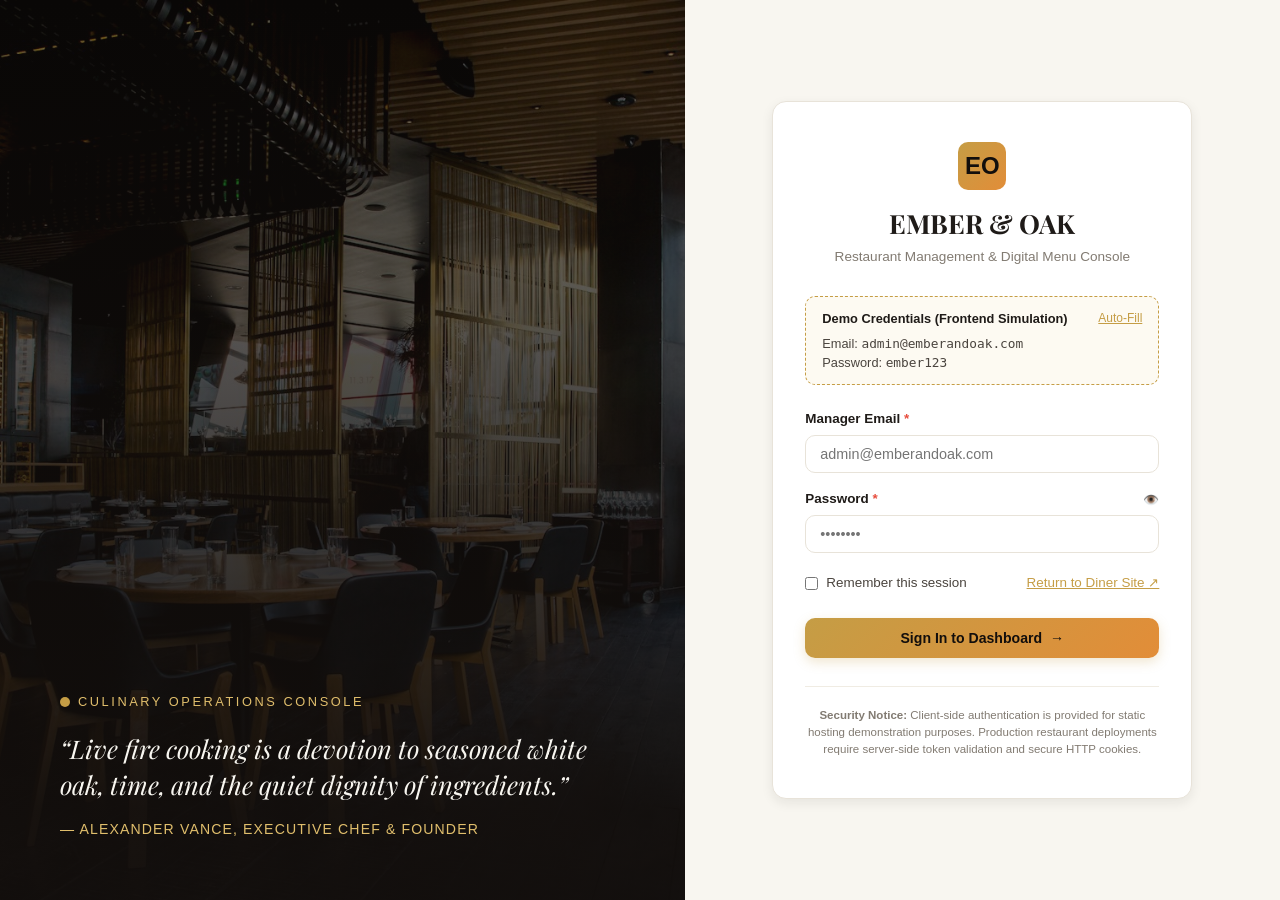
<file: admin/website-settings.html>
<!DOCTYPE html>
<html lang="en">
<head>
  <meta charset="UTF-8">
  <meta name="viewport" content="width=device-width, initial-scale=1.0">
  <title>Website Content &amp; Settings • EMBER & OAK Admin</title>  <link rel="stylesheet" href="../css/admin.css">
  <link rel="stylesheet" href="../css/admin-responsive.css">
  <link rel="preconnect" href="https://fonts.googleapis.com">
  <link rel="preconnect" href="https://fonts.gstatic.com" crossorigin>
  <link href="https://fonts.googleapis.com/css2?family=Playfair+Display:ital,wght@0,500;0,700;1,400&display=swap" rel="stylesheet">
</head>
<body class="admin-body">

  <!-- Sidebar -->
  <aside class="admin-sidebar" id="admin-sidebar">
    <div class="sidebar-header">
      <div class="sidebar-brand">
        <div class="sidebar-brand-emblem">EO</div>
        <div class="sidebar-brand-info">
          <span class="sidebar-brand-name">EMBER &amp; OAK</span>
          <span class="sidebar-brand-sub">Culinary Console</span>
        </div>
      </div>
      <button class="sidebar-toggle-btn" id="sidebar-toggle-btn">≡</button>
    </div>

    <nav class="sidebar-nav">
      <span class="sidebar-section-title">Operations</span>
      <a href="index.html" class="nav-item">
        <span class="nav-icon">📊</span>
        <span>Overview</span>
      </a>
      <a href="menu-management.html" class="nav-item">
        <span class="nav-icon">🍽️</span>
        <span>Menu Dishes</span>
      </a>
      <a href="categories.html" class="nav-item">
        <span class="nav-icon">📂</span>
        <span>Categories</span>
      </a>
      <a href="orders.html" class="nav-item">
        <span class="nav-icon">🧾</span>
        <span>Orders</span>
        <span class="nav-badge">6</span>
      </a>
      <a href="reservations.html" class="nav-item">
        <span class="nav-icon">📅</span>
        <span>Reservations</span>
      </a>

      <span class="sidebar-section-title" style="margin-top: 12px;">Brand &amp; Digital</span>
      <a href="qr-management.html" class="nav-item">
        <span class="nav-icon">📱</span>
        <span>QR Table Menus</span>
      </a>
      <a href="gallery.html" class="nav-item">
        <span class="nav-icon">🖼️</span>
        <span>Photo Gallery</span>
      </a>
      <a href="website-settings.html" class="nav-item active">
        <span class="nav-icon">⚙️</span>
        <span>Website Content</span>
      </a>
      <a href="reports.html" class="nav-item">
        <span class="nav-icon">📈</span>
        <span>Reports &amp; Sales</span>
      </a>

      <span class="sidebar-section-title" style="margin-top: 12px;">Admin</span>
      <a href="profile.html" class="nav-item">
        <span class="nav-icon">👤</span>
        <span>Manager Profile</span>
      </a>
    </nav>

    <div class="sidebar-footer">
      <div class="sidebar-user">
        <div class="sidebar-user-avatar">AV</div>
        <div class="sidebar-user-details">
          <span class="sidebar-user-name" id="admin-user-display-name">Executive Chef Vance</span>
          <span class="sidebar-user-role">General Manager</span>
        </div>
      </div>
      <button class="sidebar-logout-btn" onclick="AdminAuth.logout()" title="Sign Out">🚪</button>
    </div>
  </aside>

  <!-- Main Wrap -->
  <div class="admin-main-wrap">
    <header class="admin-topbar">
      <div class="topbar-left">
        <button class="topbar-mobile-menu-btn" id="topbar-mobile-menu-btn">☰</button>
        <div class="topbar-breadcrumbs">
          <a href="index.html">Admin</a>
          <span>/</span>
          <strong class="topbar-page-title">Website Content Settings</strong>
        </div>
      </div>

      <div class="topbar-right">
        <div class="restaurant-status-toggle" id="restaurant-status-toggle">
          <span class="status-indicator-dot"></span>
          <span id="restaurant-status-text">Kitchen Active • Open</span>
        </div>
        <a href="../index.html" class="view-live-site-btn" target="_blank">
          <span>View Public Site</span>
          <span class="label-text">↗</span>
        </a>
      </div>
    </header>

    <main class="admin-content">
      <div class="content-header-row">
        <div>
          <h1 class="content-header-title">Brand &amp; Website Content</h1>
          <p class="content-header-subtitle">Customize restaurant identity, address, contact numbers, hours, hero banner copy, and financial rates.</p>
        </div>
      </div>

      <div class="admin-settings-layout">
        <!-- Settings Form Card -->
        <div class="admin-card">
          <div class="admin-card-header">
            <h2 class="admin-card-title">Brand Identity &amp; Contact Details</h2>
            <button type="button" id="settings-reset-btn" class="btn-admin-danger" style="font-size: 0.78rem;">Revert Defaults</button>
          </div>

          <form id="website-settings-form" style="padding: 24px;" novalidate>
            <div class="admin-form-grid">
              <div class="form-group">
                <label for="settings-name" class="form-label">Restaurant Name <span class="req">*</span></label>
                <input type="text" id="settings-name" class="form-input" required>
              </div>

              <div class="form-group">
                <label for="settings-tagline" class="form-label">Tagline</label>
                <input type="text" id="settings-tagline" class="form-input">
              </div>

              <div class="form-group span-2">
                <label for="settings-hero-headline" class="form-label">Homepage Hero Headline</label>
                <input type="text" id="settings-hero-headline" class="form-input">
              </div>

              <div class="form-group span-2">
                <label for="settings-hero-desc" class="form-label">Homepage Brand Description</label>
                <textarea id="settings-hero-desc" class="form-textarea" style="min-height: 80px;"></textarea>
              </div>

              <div class="form-group span-2">
                <label for="settings-hero-img" class="form-label">Hero Background Image</label>
                <input type="text" id="settings-hero-img" class="form-input" placeholder="assets/images/hero-interior.jpg">
              </div>

              <div class="form-group">
                <label for="settings-phone" class="form-label">Contact Phone</label>
                <input type="tel" id="settings-phone" class="form-input">
              </div>

              <div class="form-group">
                <label for="settings-email" class="form-label">Reservation Email</label>
                <input type="email" id="settings-email" class="form-input">
              </div>

              <div class="form-group span-2">
                <label for="settings-address" class="form-label">Physical Street Address</label>
                <input type="text" id="settings-address" class="form-input">
              </div>

              <div class="form-group span-2">
                <label for="settings-hours" class="form-label">Dining Hours</label>
                <input type="text" id="settings-hours" class="form-input">
              </div>

              <div class="form-group">
                <label for="settings-currency" class="form-label">Currency Symbol</label>
                <input type="text" id="settings-currency" class="form-input" placeholder="₹">
              </div>

              <div class="form-group">
                <label for="settings-tax" class="form-label">Tax Rate (decimal e.g. 0.05 for 5% GST)</label>
                <input type="number" id="settings-tax" class="form-input" step="0.005">
              </div>

              <div class="form-group">
                <label for="settings-service" class="form-label">Kitchen Service Craft Rate (e.g. 0.05)</label>
                <input type="number" id="settings-service" class="form-input" step="0.005">
              </div>

              <div class="form-group">
                <label for="settings-base-url" class="form-label">Digital Menu Production Base URL</label>
                <input type="url" id="settings-base-url" class="form-input" placeholder="https://your-domain.com/menu.html">
              </div>
            </div>

            <div style="margin-top: 28px; padding-top: 20px; border-top: 1px solid var(--admin-border-subtle); display: flex; justify-content: flex-end;">
              <button type="submit" class="btn-admin-primary">
                <span>Save &amp; Update Live Site</span>
              </button>
            </div>
          </form>
        </div>

        <!-- Live Preview Card -->
        <div class="admin-card">
          <div class="admin-card-header">
            <h2 class="admin-card-title">Live Preview (Brand Mock)</h2>
          </div>
          <div class="admin-card-body" style="background: #14100e; color: #ffffff; border-radius: 0 0 var(--radius-lg) var(--radius-lg); padding: 24px;">
            <div style="font-size: 0.72rem; letter-spacing: 0.2em; text-transform: uppercase; color: var(--admin-gold); margin-bottom: 4px;" id="preview-brand-tagline">
              Modern Dining • Wood-Fired Craft
            </div>
            <h3 style="font-family: var(--font-serif); font-size: 1.6rem; color: #ffffff; margin-bottom: 12px;" id="preview-brand-name">
              EMBER &amp; OAK
            </h3>
            <div style="position: relative; height: 140px; border-radius: var(--radius-md); overflow: hidden; margin-bottom: 16px;">
              <img id="preview-hero-img" src="../assets/images/hero-interior.jpg" alt="Hero Preview" style="width: 100%; height: 100%; object-fit: cover;">
              <div style="position: absolute; inset: 0; background: rgba(0,0,0,0.45);"></div>
              <div style="position: absolute; bottom: 12px; left: 12px; right: 12px;">
                <h4 style="font-family: var(--font-serif); font-size: 0.95rem; color: #fff;" id="preview-hero-headline">An Experience Beyond the Ordinary.</h4>
              </div>
            </div>
            <p style="font-size: 0.8rem; color: #bbb; line-height: 1.5;" id="preview-hero-desc">
              Where primordial white oak embers meet refined contemporary gastronomy.
            </p>
          </div>
        </div>
      </div>
    </main>
  </div>

  <script src="../js/menu-data.js"></script>
  <script src="../js/admin-auth.js"></script>
  <script src="../js/admin.js"></script>
  <script src="../js/admin-settings.js"></script>
</body>
</html>
</file>
<file: css/admin.css>
/**
 * EMBER & OAK — Modern Dining
 * Professional Restaurant Admin Dashboard Design System
 * 
 * Visual Architecture:
 * - Surfaces: Light Ivory background (#f9f7f2), Crisp White cards (#ffffff)
 * - Navigation: Deep Espresso sidebar (#161210) with Muted Gold (#c59d45) accents
 * - Status Colors: Success Green (#27ae60), Amber Warning (#e67e22), Info Blue (#2980b9), Danger (#c0392b)
 * - Typography: Editorial Serif for Brand/Headings, Modern Sans for UI & Data
 * - Strict 8px Spacing Grid & Micro-interactions
 */

:root {
  --admin-bg: #f8f6f0;
  --admin-surface: #ffffff;
  --admin-surface-muted: #f4f1ea;
  --admin-border: #e8e3d9;
  --admin-border-subtle: #f0ece3;
  
  --admin-sidebar-bg: #161210;
  --admin-sidebar-border: rgba(255, 255, 255, 0.08);
  --admin-sidebar-text: #a89f91;
  --admin-sidebar-text-hover: #ffffff;
  --admin-sidebar-active-bg: rgba(197, 157, 69, 0.14);
  --admin-sidebar-active-text: #d4af37;
  
  --admin-gold: #c59d45;
  --admin-gold-light: #e0be6c;
  --admin-amber: #e28d38;
  
  --text-dark: #1f1b18;
  --text-body: #4a443e;
  --text-muted: #827b72;
  --text-light: #ffffff;

  --status-new: #3498db;
  --status-accepted: #9b59b6;
  --status-preparing: #e67e22;
  --status-ready: #1abc9c;
  --status-completed: #27ae60;
  --status-cancelled: #e74c3c;

  --shadow-sm: 0 1px 3px rgba(31, 27, 24, 0.06);
  --shadow-md: 0 4px 12px rgba(31, 27, 24, 0.08);
  --shadow-lg: 0 12px 28px rgba(31, 27, 24, 0.12);
  --shadow-modal: 0 24px 60px rgba(0, 0, 0, 0.25);

  --radius-sm: 6px;
  --radius-md: 10px;
  --radius-lg: 14px;
  --radius-pill: 9999px;

  --sidebar-width: 260px;
  --sidebar-collapsed-width: 76px;
  --topbar-height: 70px;
  
  --font-serif: "Playfair Display", Georgia, serif;
  --font-sans: -apple-system, BlinkMacSystemFont, "Segoe UI", Roboto, Helvetica, Arial, sans-serif;
  --font-mono: "SFMono-Regular", Consolas, "Liberation Mono", Menlo, monospace;
}

/* Reset & Base */
*, *::before, *::after {
  box-sizing: border-box;
  margin: 0;
  padding: 0;
}

body.admin-body {
  font-family: var(--font-sans);
  background-color: var(--admin-bg);
  color: var(--text-body);
  line-height: 1.5;
  min-height: 100vh;
  display: flex;
  overflow-x: hidden;
}

a {
  color: inherit;
  text-decoration: none;
}

button, input, select, textarea {
  font-family: inherit;
  font-size: inherit;
}

button {
  cursor: pointer;
  border: none;
  background: none;
}

/* ==================== SIDEBAR ==================== */
.admin-sidebar {
  width: var(--sidebar-width);
  background-color: var(--admin-sidebar-bg);
  color: var(--admin-sidebar-text);
  height: 100vh;
  position: fixed;
  top: 0;
  left: 0;
  z-index: 100;
  display: flex;
  flex-direction: column;
  border-right: 1px solid var(--admin-sidebar-border);
  transition: width 0.3s cubic-bezier(0.2, 0.8, 0.2, 1), transform 0.3s cubic-bezier(0.2, 0.8, 0.2, 1);
  box-shadow: 4px 0 16px rgba(0, 0, 0, 0.2);
}

.sidebar-header {
  height: var(--topbar-height);
  display: flex;
  align-items: center;
  justify-content: space-between;
  padding: 0 20px;
  border-bottom: 1px solid var(--admin-sidebar-border);
}

.sidebar-brand {
  display: flex;
  align-items: center;
  gap: 12px;
}

.sidebar-brand-emblem {
  width: 36px;
  height: 36px;
  border-radius: var(--radius-sm);
  background: linear-gradient(135deg, var(--admin-gold), var(--admin-amber));
  display: flex;
  align-items: center;
  justify-content: center;
  color: #120e0c;
  font-weight: 700;
  font-size: 1.1rem;
}

.sidebar-brand-info {
  display: flex;
  flex-direction: column;
}

.sidebar-brand-name {
  font-family: var(--font-serif);
  color: #ffffff;
  font-size: 1.05rem;
  font-weight: 600;
  letter-spacing: 0.05em;
}

.sidebar-brand-sub {
  font-size: 0.72rem;
  color: var(--admin-sidebar-text);
  letter-spacing: 0.12em;
  text-transform: uppercase;
}

.sidebar-toggle-btn {
  color: var(--admin-sidebar-text);
  padding: 6px;
  border-radius: var(--radius-sm);
  display: flex;
  align-items: center;
  justify-content: center;
  transition: all 0.2s;
}

.sidebar-toggle-btn:hover {
  color: #ffffff;
  background: rgba(255, 255, 255, 0.06);
}

.sidebar-nav {
  flex: 1;
  overflow-y: auto;
  padding: 16px 12px;
  display: flex;
  flex-direction: column;
  gap: 4px;
}

.sidebar-section-title {
  font-size: 0.68rem;
  text-transform: uppercase;
  letter-spacing: 0.12em;
  color: rgba(255, 255, 255, 0.35);
  padding: 12px 12px 6px;
  font-weight: 600;
}

.nav-item {
  display: flex;
  align-items: center;
  gap: 12px;
  padding: 10px 14px;
  border-radius: var(--radius-md);
  color: var(--admin-sidebar-text);
  font-size: 0.92rem;
  font-weight: 500;
  transition: all 0.2s ease;
  position: relative;
}

.nav-item:hover {
  color: var(--admin-sidebar-text-hover);
  background: rgba(255, 255, 255, 0.05);
}

.nav-item.active {
  background: var(--admin-sidebar-active-bg);
  color: var(--admin-sidebar-active-text);
  font-weight: 600;
}

.nav-item.active::before {
  content: "";
  position: absolute;
  left: 0;
  top: 8px;
  bottom: 8px;
  width: 3.5px;
  background-color: var(--admin-gold);
  border-radius: 0 3px 3px 0;
}

.nav-icon {
  width: 20px;
  height: 20px;
  display: flex;
  align-items: center;
  justify-content: center;
  font-size: 1.15rem;
  flex-shrink: 0;
}

.nav-badge {
  margin-left: auto;
  background: rgba(212, 175, 55, 0.2);
  color: var(--admin-gold-light);
  font-size: 0.72rem;
  font-weight: 600;
  padding: 2px 7px;
  border-radius: var(--radius-pill);
}

.sidebar-footer {
  padding: 16px;
  border-top: 1px solid var(--admin-sidebar-border);
  display: flex;
  align-items: center;
  justify-content: space-between;
  gap: 10px;
}

.sidebar-user {
  display: flex;
  align-items: center;
  gap: 10px;
  overflow: hidden;
}

.sidebar-user-avatar {
  width: 36px;
  height: 36px;
  border-radius: 50%;
  background: #2a2420;
  border: 1.5px solid var(--admin-gold);
  color: var(--admin-gold);
  font-weight: 600;
  display: flex;
  align-items: center;
  justify-content: center;
  font-size: 0.9rem;
  flex-shrink: 0;
}

.sidebar-user-details {
  display: flex;
  flex-direction: column;
  overflow: hidden;
}

.sidebar-user-name {
  color: #ffffff;
  font-size: 0.88rem;
  font-weight: 600;
  white-space: nowrap;
  overflow: hidden;
  text-overflow: ellipsis;
}

.sidebar-user-role {
  color: var(--admin-sidebar-text);
  font-size: 0.72rem;
}

.sidebar-logout-btn {
  color: var(--admin-sidebar-text);
  padding: 8px;
  border-radius: var(--radius-sm);
  transition: all 0.2s;
  display: flex;
  align-items: center;
  justify-content: center;
}

.sidebar-logout-btn:hover {
  color: #e74c3c;
  background: rgba(231, 76, 60, 0.1);
}

/* ==================== MAIN WRAPPER & TOPBAR ==================== */
.admin-main-wrap {
  flex: 1;
  margin-left: var(--sidebar-width);
  min-height: 100vh;
  display: flex;
  flex-direction: column;
  transition: margin-left 0.3s cubic-bezier(0.2, 0.8, 0.2, 1);
}

.admin-topbar {
  height: var(--topbar-height);
  background: var(--admin-surface);
  border-bottom: 1px solid var(--admin-border);
  padding: 0 32px;
  display: flex;
  align-items: center;
  justify-content: space-between;
  position: sticky;
  top: 0;
  z-index: 50;
  box-shadow: var(--shadow-sm);
}

.topbar-left {
  display: flex;
  align-items: center;
  gap: 16px;
}

.topbar-mobile-menu-btn {
  display: none;
  font-size: 1.3rem;
  color: var(--text-dark);
  padding: 6px;
  border-radius: var(--radius-sm);
}

.topbar-breadcrumbs {
  display: flex;
  align-items: center;
  gap: 8px;
  font-size: 0.85rem;
  color: var(--text-muted);
}

.topbar-page-title {
  font-size: 1.15rem;
  font-weight: 700;
  color: var(--text-dark);
  font-family: var(--font-serif);
}

.topbar-right {
  display: flex;
  align-items: center;
  gap: 18px;
}

/* Restaurant Open / Closed Toggle Switch */
.restaurant-status-toggle {
  display: inline-flex;
  align-items: center;
  gap: 8px;
  background: var(--admin-surface-muted);
  border: 1px solid var(--admin-border);
  padding: 5px 12px;
  border-radius: var(--radius-pill);
  font-size: 0.8rem;
  font-weight: 600;
  cursor: pointer;
  user-select: none;
  transition: all 0.2s;
}

.status-indicator-dot {
  width: 8px;
  height: 8px;
  border-radius: 50%;
  background-color: var(--status-completed);
  box-shadow: 0 0 6px rgba(39, 174, 96, 0.5);
  animation: pulse-dot 2s infinite;
}

.restaurant-status-toggle.closed .status-indicator-dot {
  background-color: var(--status-cancelled);
  box-shadow: 0 0 6px rgba(231, 76, 60, 0.5);
  animation: none;
}

@keyframes pulse-dot {
  0% { transform: scale(1); opacity: 1; }
  50% { transform: scale(1.2); opacity: 0.7; }
  100% { transform: scale(1); opacity: 1; }
}

.topbar-date {
  font-size: 0.82rem;
  color: var(--text-muted);
  font-family: var(--font-mono);
}

/* Notification Button & Dropdown */
.notification-bell-wrap {
  position: relative;
}

.notification-bell-btn {
  width: 38px;
  height: 38px;
  border-radius: 50%;
  background: var(--admin-surface-muted);
  border: 1px solid var(--admin-border);
  display: flex;
  align-items: center;
  justify-content: center;
  color: var(--text-dark);
  position: relative;
  transition: all 0.2s;
}

.notification-bell-btn:hover {
  background: #e8e3d9;
}

.notification-badge {
  position: absolute;
  top: -2px;
  right: -2px;
  background: var(--admin-amber);
  color: #ffffff;
  font-size: 0.65rem;
  font-weight: 700;
  width: 17px;
  height: 17px;
  border-radius: 50%;
  display: flex;
  align-items: center;
  justify-content: center;
  border: 2px solid var(--admin-surface);
}

.notification-dropdown {
  position: absolute;
  top: calc(100% + 12px);
  right: 0;
  width: 320px;
  background: var(--admin-surface);
  border: 1px solid var(--admin-border);
  border-radius: var(--radius-lg);
  box-shadow: var(--shadow-lg);
  display: none;
  flex-direction: column;
  z-index: 100;
  animation: slide-down 0.2s ease;
}

.notification-dropdown.show {
  display: flex;
}

.notification-header {
  padding: 14px 18px;
  border-bottom: 1px solid var(--admin-border-subtle);
  display: flex;
  align-items: center;
  justify-content: space-between;
  font-weight: 600;
  font-size: 0.9rem;
}

.notification-list {
  max-height: 280px;
  overflow-y: auto;
}

.notification-item {
  padding: 12px 18px;
  border-bottom: 1px solid var(--admin-border-subtle);
  display: flex;
  gap: 12px;
  font-size: 0.85rem;
  transition: background 0.15s;
}

.notification-item:hover {
  background: var(--admin-surface-muted);
}

.notification-item.unread {
  background: #fdfaf3;
}

.notification-icon {
  font-size: 1.1rem;
}

.notification-content {
  flex: 1;
}

.notification-time {
  font-size: 0.72rem;
  color: var(--text-muted);
  margin-top: 4px;
}

/* Public Website Link Button */
.view-live-site-btn {
  display: inline-flex;
  align-items: center;
  gap: 6px;
  background: var(--admin-surface);
  border: 1px solid var(--admin-border);
  padding: 7px 14px;
  border-radius: var(--radius-pill);
  font-size: 0.82rem;
  font-weight: 600;
  color: var(--text-dark);
  transition: all 0.2s;
}

.view-live-site-btn:hover {
  border-color: var(--admin-gold);
  color: var(--admin-gold);
}

/* ==================== CONTENT CANVAS ==================== */
.admin-content {
  padding: 32px;
  flex: 1;
}

.content-header-row {
  display: flex;
  align-items: center;
  justify-content: space-between;
  margin-bottom: 28px;
  flex-wrap: wrap;
  gap: 16px;
}

.content-header-title {
  font-family: var(--font-serif);
  font-size: 1.8rem;
  font-weight: 700;
  color: var(--text-dark);
}

.content-header-subtitle {
  font-size: 0.9rem;
  color: var(--text-muted);
  margin-top: 4px;
}

.content-header-actions {
  display: flex;
  align-items: center;
  gap: 12px;
  flex-wrap: wrap;
}

/* Primary and Outline Buttons */
.btn-admin-primary {
  display: inline-flex;
  align-items: center;
  gap: 8px;
  background: linear-gradient(135deg, var(--admin-gold), var(--admin-amber));
  color: #120e0c;
  font-weight: 600;
  font-size: 0.88rem;
  padding: 10px 20px;
  border-radius: var(--radius-md);
  box-shadow: 0 4px 12px rgba(197, 157, 69, 0.25);
  transition: all 0.2s;
}

.btn-admin-primary:hover {
  filter: brightness(1.08);
  transform: translateY(-1px);
  box-shadow: 0 6px 16px rgba(197, 157, 69, 0.35);
}

.btn-admin-secondary {
  display: inline-flex;
  align-items: center;
  gap: 8px;
  background: var(--admin-surface);
  border: 1px solid var(--admin-border);
  color: var(--text-dark);
  font-weight: 600;
  font-size: 0.88rem;
  padding: 10px 18px;
  border-radius: var(--radius-md);
  box-shadow: var(--shadow-sm);
  transition: all 0.2s;
}

.btn-admin-secondary:hover {
  background: var(--admin-surface-muted);
  border-color: #d8d3c8;
}

.btn-admin-danger {
  display: inline-flex;
  align-items: center;
  gap: 6px;
  background: #fdf2f2;
  border: 1px solid #f8b4b4;
  color: #c0392b;
  font-weight: 600;
  font-size: 0.85rem;
  padding: 8px 16px;
  border-radius: var(--radius-md);
  transition: all 0.2s;
}

.btn-admin-danger:hover {
  background: #c0392b;
  color: #ffffff;
}

/* ==================== KPI CARDS GRID ==================== */
.kpi-cards-grid {
  display: grid;
  grid-template-columns: repeat(auto-fit, minmax(220px, 1fr));
  gap: 20px;
  margin-bottom: 32px;
}

.kpi-card {
  background: var(--admin-surface);
  border: 1px solid var(--admin-border);
  border-radius: var(--radius-lg);
  padding: 24px 20px;
  box-shadow: var(--shadow-sm);
  display: flex;
  align-items: flex-start;
  justify-content: space-between;
  transition: transform 0.2s, box-shadow 0.2s;
}

.kpi-card:hover {
  transform: translateY(-2px);
  box-shadow: var(--shadow-md);
}

.kpi-details {
  display: flex;
  flex-direction: column;
}

.kpi-label {
  font-size: 0.8rem;
  font-weight: 600;
  color: var(--text-muted);
  text-transform: uppercase;
  letter-spacing: 0.05em;
}

.kpi-value {
  font-size: 2rem;
  font-weight: 700;
  color: var(--text-dark);
  font-family: var(--font-serif);
  margin: 6px 0 4px;
}

.kpi-trend {
  display: inline-flex;
  align-items: center;
  gap: 4px;
  font-size: 0.76rem;
  font-weight: 600;
}

.kpi-trend.positive { color: var(--status-completed); }
.kpi-trend.neutral { color: var(--text-muted); }

.kpi-icon-wrap {
  width: 48px;
  height: 48px;
  border-radius: var(--radius-md);
  display: flex;
  align-items: center;
  justify-content: center;
  font-size: 1.4rem;
  flex-shrink: 0;
}

.kpi-icon-wrap.gold { background: rgba(197, 157, 69, 0.14); color: var(--admin-gold); }
.kpi-icon-wrap.blue { background: rgba(52, 152, 219, 0.12); color: var(--status-new); }
.kpi-icon-wrap.green { background: rgba(39, 174, 96, 0.12); color: var(--status-completed); }
.kpi-icon-wrap.purple { background: rgba(155, 89, 182, 0.12); color: var(--status-accepted); }
.kpi-icon-wrap.amber { background: rgba(226, 141, 56, 0.12); color: var(--admin-amber); }

/* ==================== DASHBOARD CHARTS ROW ==================== */
.dashboard-analytics-row {
  display: grid;
  grid-template-columns: 2fr 1fr;
  gap: 24px;
  margin-bottom: 32px;
}

.admin-card {
  background: var(--admin-surface);
  border: 1px solid var(--admin-border);
  border-radius: var(--radius-lg);
  box-shadow: var(--shadow-sm);
  overflow: hidden;
}

.admin-card-header {
  padding: 20px 24px;
  border-bottom: 1px solid var(--admin-border-subtle);
  display: flex;
  align-items: center;
  justify-content: space-between;
  flex-wrap: wrap;
  gap: 12px;
}

.admin-card-title {
  font-family: var(--font-serif);
  font-size: 1.15rem;
  font-weight: 600;
  color: var(--text-dark);
}

.admin-card-body {
  padding: 24px;
}

/* Pure CSS/SVG Dynamic Trend Chart */
.chart-container-wrap {
  width: 100%;
  height: 240px;
  position: relative;
  display: flex;
  flex-direction: column;
}

.svg-chart {
  width: 100%;
  height: 190px;
  overflow: visible;
}

.chart-grid-line {
  stroke: var(--admin-border-subtle);
  stroke-dasharray: 4 4;
}

.chart-data-line {
  fill: none;
  stroke: var(--admin-gold);
  stroke-width: 3;
  stroke-linecap: round;
  stroke-linejoin: round;
}

.chart-area-fill {
  fill: url(#goldGradient);
  opacity: 0.18;
}

.chart-data-dot {
  fill: #ffffff;
  stroke: var(--admin-gold);
  stroke-width: 2.5;
  transition: r 0.2s, stroke 0.2s;
  cursor: pointer;
}

.chart-data-dot:hover {
  r: 6;
  stroke: var(--admin-amber);
}

.chart-labels-row {
  display: flex;
  justify-content: space-between;
  padding-top: 10px;
  font-size: 0.75rem;
  color: var(--text-muted);
  font-family: var(--font-mono);
}

/* Category Popularity Bar */
.dish-popularity-list {
  display: flex;
  flex-direction: column;
  gap: 16px;
}

.dish-popularity-item {
  display: flex;
  flex-direction: column;
  gap: 6px;
}

.dish-popularity-meta {
  display: flex;
  justify-content: space-between;
  font-size: 0.85rem;
}

.dish-pop-name {
  font-weight: 600;
  color: var(--text-dark);
}

.dish-pop-orders {
  font-size: 0.8rem;
  color: var(--text-muted);
}

.dish-popularity-bar-bg {
  width: 100%;
  height: 8px;
  background: var(--admin-surface-muted);
  border-radius: var(--radius-pill);
  overflow: hidden;
}

.dish-popularity-bar-fill {
  height: 100%;
  border-radius: var(--radius-pill);
  background: linear-gradient(90deg, var(--admin-gold), var(--admin-amber));
  transition: width 0.6s cubic-bezier(0.2, 0.8, 0.2, 1);
}

/* ==================== DATA TABLES ==================== */
.table-toolbar-row {
  display: flex;
  align-items: center;
  justify-content: space-between;
  padding: 16px 24px;
  background: #fbf9f5;
  border-bottom: 1px solid var(--admin-border-subtle);
  flex-wrap: wrap;
  gap: 14px;
}

.table-search-box {
  display: flex;
  align-items: center;
  gap: 8px;
  background: var(--admin-surface);
  border: 1px solid var(--admin-border);
  border-radius: var(--radius-md);
  padding: 7px 12px;
  min-width: 260px;
}

.table-search-box input {
  border: none;
  outline: none;
  background: transparent;
  width: 100%;
  font-size: 0.88rem;
  color: var(--text-dark);
}

.table-filter-group {
  display: flex;
  align-items: center;
  gap: 10px;
  flex-wrap: wrap;
}

.table-select {
  padding: 8px 14px;
  border: 1px solid var(--admin-border);
  border-radius: var(--radius-md);
  background: var(--admin-surface);
  font-size: 0.85rem;
  color: var(--text-dark);
  outline: none;
  cursor: pointer;
}

.admin-table-wrap {
  width: 100%;
  overflow-x: auto;
}

.admin-data-table {
  width: 100%;
  border-collapse: collapse;
  text-align: left;
  font-size: 0.88rem;
}

.admin-data-table th {
  background: #f4f1ea;
  color: var(--text-muted);
  font-size: 0.75rem;
  font-weight: 600;
  text-transform: uppercase;
  letter-spacing: 0.06em;
  padding: 12px 20px;
  border-bottom: 1px solid var(--admin-border);
  white-space: nowrap;
}

.admin-data-table td {
  padding: 14px 20px;
  border-bottom: 1px solid var(--admin-border-subtle);
  vertical-align: middle;
}

.admin-data-table tbody tr {
  transition: background 0.15s;
}

.admin-data-table tbody tr:hover {
  background: #fdfcf9;
}

/* Status Badges */
.badge-status {
  display: inline-flex;
  align-items: center;
  gap: 6px;
  padding: 3px 10px;
  border-radius: var(--radius-pill);
  font-size: 0.74rem;
  font-weight: 600;
  letter-spacing: 0.03em;
  text-transform: capitalize;
}

.badge-status.new { background: rgba(52, 152, 219, 0.14); color: var(--status-new); }
.badge-status.accepted { background: rgba(155, 89, 182, 0.14); color: var(--status-accepted); }
.badge-status.preparing { background: rgba(230, 126, 34, 0.14); color: var(--status-preparing); }
.badge-status.ready { background: rgba(26, 188, 156, 0.14); color: var(--status-ready); }
.badge-status.completed { background: rgba(39, 174, 96, 0.14); color: var(--status-completed); }
.badge-status.cancelled { background: rgba(231, 76, 60, 0.14); color: var(--status-cancelled); }
.badge-status.pending { background: rgba(243, 156, 18, 0.14); color: #d35400; }
.badge-status.confirmed { background: rgba(39, 174, 96, 0.14); color: var(--status-completed); }
.badge-status.seated { background: rgba(41, 128, 185, 0.14); color: #2980b9; }

/* Table Dish Info */
.table-dish-cell {
  display: flex;
  align-items: center;
  gap: 12px;
}

.table-dish-thumb {
  width: 44px;
  height: 44px;
  border-radius: var(--radius-sm);
  object-fit: cover;
  border: 1px solid var(--admin-border);
  background: #eee;
  flex-shrink: 0;
}

.table-dish-name {
  font-weight: 600;
  color: var(--text-dark);
}

.table-dish-desc {
  font-size: 0.78rem;
  color: var(--text-muted);
  max-width: 240px;
  white-space: nowrap;
  overflow: hidden;
  text-overflow: ellipsis;
}

/* Action Button Group */
.table-actions-cell {
  display: flex;
  align-items: center;
  gap: 8px;
}

.action-icon-btn {
  width: 32px;
  height: 32px;
  border-radius: var(--radius-sm);
  display: flex;
  align-items: center;
  justify-content: center;
  font-size: 0.95rem;
  color: var(--text-body);
  border: 1px solid var(--admin-border);
  background: var(--admin-surface);
  transition: all 0.15s;
}

.action-icon-btn:hover {
  background: var(--admin-surface-muted);
  color: var(--text-dark);
}

.action-icon-btn.edit:hover { border-color: var(--admin-gold); color: var(--admin-gold); }
.action-icon-btn.delete:hover { border-color: #e74c3c; color: #e74c3c; }

/* Empty State */
.admin-empty-state {
  padding: 48px 24px;
  text-align: center;
  display: flex;
  flex-direction: column;
  align-items: center;
  justify-content: center;
}

.empty-state-icon {
  font-size: 2.8rem;
  margin-bottom: 12px;
  opacity: 0.7;
}

.empty-state-title {
  font-family: var(--font-serif);
  font-size: 1.25rem;
  color: var(--text-dark);
  margin-bottom: 6px;
}

.empty-state-desc {
  font-size: 0.88rem;
  color: var(--text-muted);
  max-width: 380px;
  margin-bottom: 18px;
}

/* ==================== FORMS & INPUTS ==================== */
.admin-form-grid {
  display: grid;
  grid-template-columns: repeat(2, 1fr);
  gap: 20px;
}

.form-group {
  display: flex;
  flex-direction: column;
  gap: 6px;
}

.form-group.span-2 {
  grid-column: span 2;
}

.form-label {
  font-size: 0.84rem;
  font-weight: 600;
  color: var(--text-dark);
}

.form-label .req {
  color: #e74c3c;
}

.form-input, .form-textarea, .form-select {
  padding: 10px 14px;
  border: 1px solid var(--admin-border);
  border-radius: var(--radius-md);
  background: var(--admin-surface);
  font-size: 0.9rem;
  color: var(--text-dark);
  outline: none;
  transition: border-color 0.2s, box-shadow 0.2s;
  width: 100%;
}

.form-input:focus, .form-textarea:focus, .form-select:focus {
  border-color: var(--admin-gold);
  box-shadow: 0 0 0 3px rgba(197, 157, 69, 0.15);
}

.form-textarea {
  min-height: 90px;
  resize: vertical;
}

.form-help {
  font-size: 0.75rem;
  color: var(--text-muted);
}

.form-error-msg {
  font-size: 0.78rem;
  color: #e74c3c;
  display: none;
}

.form-group.has-error .form-input,
.form-group.has-error .form-textarea {
  border-color: #e74c3c;
}

.form-group.has-error .form-error-msg {
  display: block;
}

/* Switch & Checkbox Styles */
.form-switch-label {
  display: flex;
  align-items: center;
  gap: 10px;
  cursor: pointer;
  user-select: none;
  font-size: 0.88rem;
  font-weight: 500;
  color: var(--text-dark);
}

.form-switch-input {
  display: none;
}

.form-switch-track {
  width: 44px;
  height: 24px;
  background: #d8d3c8;
  border-radius: var(--radius-pill);
  position: relative;
  transition: background 0.2s;
  flex-shrink: 0;
}

.form-switch-track::after {
  content: "";
  position: absolute;
  top: 2px;
  left: 2px;
  width: 20px;
  height: 20px;
  border-radius: 50%;
  background: #ffffff;
  box-shadow: 0 1px 3px rgba(0, 0, 0, 0.2);
  transition: transform 0.2s;
}

.form-switch-input:checked + .form-switch-track {
  background: var(--admin-gold);
}

.form-switch-input:checked + .form-switch-track::after {
  transform: translateX(20px);
}

/* ==================== MODALS & DRAWERS ==================== */
.admin-modal-backdrop {
  position: fixed;
  inset: 0;
  background: rgba(18, 14, 12, 0.55);
  backdrop-filter: blur(4px);
  z-index: 200;
  display: none;
  align-items: center;
  justify-content: center;
  padding: 20px;
  animation: fade-in 0.2s ease;
}

.admin-modal-backdrop.open {
  display: flex;
}

.admin-modal-window {
  background: var(--admin-surface);
  border-radius: var(--radius-lg);
  box-shadow: var(--shadow-modal);
  width: 100%;
  max-width: 640px;
  max-height: 90vh;
  overflow-y: auto;
  border: 1px solid var(--admin-border);
  display: flex;
  flex-direction: column;
}

.admin-modal-header {
  padding: 20px 24px;
  border-bottom: 1px solid var(--admin-border);
  display: flex;
  align-items: center;
  justify-content: space-between;
}

.admin-modal-title {
  font-family: var(--font-serif);
  font-size: 1.25rem;
  font-weight: 600;
  color: var(--text-dark);
}

.admin-modal-close-btn {
  font-size: 1.4rem;
  color: var(--text-muted);
  width: 32px;
  height: 32px;
  border-radius: 50%;
  display: flex;
  align-items: center;
  justify-content: center;
  transition: all 0.15s;
}

.admin-modal-close-btn:hover {
  background: var(--admin-surface-muted);
  color: var(--text-dark);
}

.admin-modal-body {
  padding: 24px;
  flex: 1;
}

.admin-modal-footer {
  padding: 16px 24px;
  border-top: 1px solid var(--admin-border);
  background: #fbf9f5;
  display: flex;
  align-items: center;
  justify-content: flex-end;
  gap: 12px;
}

/* ==================== TOAST NOTIFICATIONS ==================== */
.admin-toast-container {
  position: fixed;
  bottom: 24px;
  right: 24px;
  display: flex;
  flex-direction: column;
  gap: 10px;
  z-index: 300;
  pointer-events: none;
}

.admin-toast {
  pointer-events: auto;
  background: var(--admin-surface);
  border: 1px solid var(--admin-border);
  border-left: 4px solid var(--admin-gold);
  border-radius: var(--radius-md);
  box-shadow: var(--shadow-lg);
  padding: 12px 18px;
  min-width: 280px;
  max-width: 420px;
  display: flex;
  align-items: center;
  gap: 12px;
  animation: slide-up 0.25s ease;
  font-size: 0.88rem;
  color: var(--text-dark);
}

.admin-toast.success { border-left-color: var(--status-completed); }
.admin-toast.error { border-left-color: #e74c3c; }
.admin-toast.info { border-left-color: #3498db; }

/* ==================== LOGIN PAGE LAYOUT ==================== */
.admin-login-layout {
  min-height: 100vh;
  display: grid;
  grid-template-columns: 1.15fr 1fr;
  background: #ffffff;
}

.admin-login-hero-col {
  position: relative;
  background-color: #120e0c;
  overflow: hidden;
  display: flex;
  flex-direction: column;
  justify-content: flex-end;
  padding: 60px;
}

.admin-login-hero-img {
  position: absolute;
  inset: 0;
  width: 100%;
  height: 100%;
  object-fit: cover;
  opacity: 0.45;
}

.admin-login-hero-overlay {
  position: absolute;
  inset: 0;
  background: linear-gradient(to top, rgba(18, 14, 12, 0.95) 10%, rgba(18, 14, 12, 0.4) 60%, transparent 100%);
}

.admin-login-hero-content {
  position: relative;
  z-index: 5;
  color: #ffffff;
}

.admin-login-hero-quote {
  font-family: var(--font-serif);
  font-size: 1.6rem;
  font-weight: 400;
  font-style: italic;
  line-height: 1.4;
  margin-bottom: 16px;
  color: #f8f6f0;
}

.admin-login-hero-caption {
  font-size: 0.88rem;
  color: var(--admin-gold-light);
  letter-spacing: 0.08em;
  text-transform: uppercase;
}

.admin-login-form-col {
  display: flex;
  align-items: center;
  justify-content: center;
  padding: 40px;
  background: var(--admin-bg);
}

.admin-login-box {
  width: 100%;
  max-width: 420px;
  background: var(--admin-surface);
  border: 1px solid var(--admin-border);
  border-radius: var(--radius-lg);
  padding: 40px 32px;
  box-shadow: var(--shadow-md);
}

.login-brand-header {
  text-align: center;
  margin-bottom: 28px;
}

.login-logo-emblem {
  width: 48px;
  height: 48px;
  border-radius: var(--radius-md);
  background: linear-gradient(135deg, var(--admin-gold), var(--admin-amber));
  margin: 0 auto 14px;
  display: flex;
  align-items: center;
  justify-content: center;
  font-size: 1.5rem;
  color: #120e0c;
  font-weight: 700;
}

.login-brand-title {
  font-family: var(--font-serif);
  font-size: 1.65rem;
  font-weight: 700;
  color: var(--text-dark);
}

.login-brand-subtitle {
  font-size: 0.85rem;
  color: var(--text-muted);
  margin-top: 4px;
}

.demo-credentials-card {
  background: #fdfaf2;
  border: 1px dashed var(--admin-gold);
  border-radius: var(--radius-md);
  padding: 12px 16px;
  margin-bottom: 24px;
  font-size: 0.8rem;
  color: var(--text-body);
}

.demo-credentials-card strong {
  color: var(--text-dark);
}

/* ==================== PRINT MEDIA STYLES ==================== */
@media print {
  .admin-sidebar,
  .admin-topbar,
  .table-toolbar-row,
  .content-header-actions,
  .admin-modal-close-btn,
  .admin-modal-footer,
  .btn-admin-primary,
  .btn-admin-secondary {
    display: none !important;
  }

  .admin-main-wrap {
    margin-left: 0 !important;
  }

  body.admin-body {
    background: #ffffff !important;
  }

  .admin-card {
    border: none !important;
    box-shadow: none !important;
  }
}

/* ==================== RESPONSIVE PAGE LAYOUT GRIDS ==================== */
.admin-settings-layout {
  display: grid;
  grid-template-columns: 2fr 1fr;
  gap: 24px;
  align-items: flex-start;
}

.admin-qr-layout {
  display: grid;
  grid-template-columns: 1.1fr 1fr;
  gap: 32px;
  align-items: flex-start;
}

.admin-reports-grid {
  display: grid;
  grid-template-columns: 1.2fr 1fr;
  gap: 24px;
}

.admin-profile-grid {
  display: grid;
  grid-template-columns: 1fr 1fr;
  gap: 24px;
}

.admin-two-col-grid {
  display: grid;
  grid-template-columns: 1fr 1fr;
  gap: 24px;
}

.admin-dishes-grid {
  display: grid;
  grid-template-columns: repeat(auto-fill, minmax(260px, 1fr));
  gap: 20px;
}

.admin-gallery-grid {
  display: grid;
  grid-template-columns: repeat(auto-fill, minmax(280px, 1fr));
  gap: 24px;
}

/* Animations */
@keyframes fade-in {
  from { opacity: 0; }
  to { opacity: 1; }
}

@keyframes slide-down {
  from { opacity: 0; transform: translateY(-8px); }
  to { opacity: 1; transform: translateY(0); }
}

@keyframes slide-up {
  from { opacity: 0; transform: translateY(12px); }
  to { opacity: 1; transform: translateY(0); }
}
</file>
<file: css/admin-responsive.css>
/**
 * EMBER & OAK — Modern Dining
 * Responsive Styles for Admin Dashboard
 * Viewports: Desktop (1440px+), Laptop (1024-1439px), Tablet (768-1023px), Mobile (320-767px)
 */

/* ==================== LAPTOP (1024px - 1439px) ==================== */
@media (max-width: 1439px) {
  .admin-content {
    padding: 24px;
  }

  .dashboard-analytics-row {
    grid-template-columns: 1.5fr 1fr;
    gap: 20px;
  }

  .kpi-cards-grid {
    grid-template-columns: repeat(3, 1fr);
  }

  .admin-settings-layout {
    grid-template-columns: 1.6fr 1fr;
    gap: 20px;
  }

  .admin-qr-layout {
    grid-template-columns: 1fr 1fr;
    gap: 24px;
  }
}

/* ==================== TABLET (768px - 1023px) ==================== */
@media (max-width: 1023px) {
  :root {
    --sidebar-width: 250px;
  }

  .admin-sidebar {
    transform: translateX(-100%);
    z-index: 1000;
    box-shadow: 8px 0 32px rgba(0, 0, 0, 0.4);
    transition: transform 0.3s cubic-bezier(0.2, 0.8, 0.2, 1);
  }

  .admin-sidebar.mobile-open {
    transform: translateX(0);
  }

  /* Backdrop overlay for mobile drawer */
  .admin-sidebar-backdrop {
    display: none;
    position: fixed;
    inset: 0;
    background: rgba(0, 0, 0, 0.55);
    backdrop-filter: blur(4px);
    -webkit-backdrop-filter: blur(4px);
    z-index: 999;
    opacity: 0;
    transition: opacity 0.3s ease;
  }

  .admin-sidebar-backdrop.active {
    display: block;
    opacity: 1;
  }

  .admin-main-wrap {
    margin-left: 0;
  }

  .topbar-mobile-menu-btn {
    display: inline-flex;
  }

  /* Analytics & Content Layouts Collapse to 1 Column */
  .dashboard-analytics-row,
  .admin-settings-layout,
  .admin-qr-layout,
  .admin-reports-grid,
  .admin-profile-grid,
  .admin-two-col-grid {
    grid-template-columns: 1fr !important;
    gap: 20px;
  }

  .kpi-cards-grid {
    grid-template-columns: repeat(2, 1fr);
  }

  /* Admin Login Split layout stacks on tablet */
  .admin-login-layout {
    grid-template-columns: 1fr;
  }

  .admin-login-hero-col {
    display: none;
  }

  .admin-login-form-col {
    padding: 36px 24px;
  }

  .admin-form-grid {
    grid-template-columns: 1fr;
  }

  .form-group.span-2 {
    grid-column: span 1;
  }

  .admin-table-wrap {
    -webkit-overflow-scrolling: touch;
  }
}

/* ==================== MOBILE PHONES (320px - 767px) ==================== */
@media (max-width: 767px) {
  .admin-topbar {
    padding: 0 14px;
    height: 64px;
  }

  .admin-content {
    padding: 16px 14px;
  }

  .content-header-row {
    flex-direction: column;
    align-items: stretch;
    gap: 14px;
    margin-bottom: 20px;
  }

  .content-header-title {
    font-size: 1.35rem;
  }

  .content-header-subtitle {
    font-size: 0.84rem;
  }

  .content-header-actions {
    width: 100%;
    display: flex;
    flex-wrap: wrap;
    gap: 10px;
  }

  .content-header-actions .btn-admin-primary,
  .content-header-actions .btn-admin-secondary {
    flex: 1;
    min-width: 130px;
    justify-content: center;
    text-align: center;
  }

  .topbar-date {
    display: none;
  }

  .kpi-cards-grid {
    grid-template-columns: 1fr;
    gap: 12px;
  }

  .table-toolbar-row {
    flex-direction: column;
    align-items: stretch;
    padding: 12px 14px;
    gap: 12px;
  }

  .table-search-box {
    width: 100%;
    min-width: 100%;
  }

  .table-filter-group {
    width: 100%;
    flex-direction: column;
    gap: 8px;
  }

  .table-select {
    width: 100%;
  }

  .admin-card-header {
    padding: 14px 16px;
    flex-direction: column;
    align-items: flex-start;
    gap: 10px;
  }

  .admin-card-body {
    padding: 14px 16px;
  }

  /* Dishes & Gallery Grid on Mobile */
  .admin-dishes-grid,
  #dishes-grid-wrap,
  #gallery-cards-grid {
    grid-template-columns: 1fr !important;
    gap: 16px !important;
    padding: 16px !important;
  }

  /* Modals on Mobile */
  .admin-modal-backdrop {
    padding: 10px;
  }

  .admin-modal-window {
    max-height: 94vh;
    border-radius: var(--radius-md);
  }

  .admin-modal-header,
  .admin-modal-body,
  .admin-modal-footer {
    padding: 14px 16px;
  }

  .admin-modal-footer {
    flex-direction: column-reverse;
    gap: 10px;
  }

  .admin-modal-footer button {
    width: 100%;
    justify-content: center;
  }

  /* Toast Notifications */
  .admin-toast-container {
    left: 12px;
    right: 12px;
    bottom: 12px;
  }

  .admin-toast {
    min-width: auto;
    width: 100%;
    font-size: 0.84rem;
    padding: 10px 14px;
  }

  .topbar-page-title {
    max-width: 160px;
    white-space: nowrap;
    overflow: hidden;
    text-overflow: ellipsis;
    font-size: 0.95rem;
  }

  .restaurant-status-toggle {
    padding: 6px 10px;
    font-size: 0.76rem;
  }

  .view-live-site-btn {
    padding: 6px 12px;
    font-size: 0.76rem;
  }
}

/* ==================== SMALL PHONES (320px - 480px) ==================== */
@media (max-width: 480px) {
  .topbar-breadcrumbs a,
  .topbar-breadcrumbs span:not(.topbar-page-title) {
    display: none;
  }

  .topbar-page-title {
    max-width: 125px;
    font-size: 0.88rem;
  }

  #restaurant-status-text {
    display: none;
  }

  .restaurant-status-toggle {
    padding: 6px 8px;
    gap: 0;
  }

  .view-live-site-btn span:first-child {
    display: none;
  }

  .view-live-site-btn span.label-text {
    display: inline-block !important;
  }

  .admin-login-card {
    padding: 24px 18px;
  }

  .admin-login-title {
    font-size: 1.5rem;
  }
}
</file>
<file: css/style.css>
/**
 * EMBER & OAK — Modern Dining
 * Master Stylesheet
 * Architectural luxury aesthetic: dark espresso, warm amber, gold leaf, refined editorial typography.
 */

/* ==================== DESIGN SYSTEM & TOKENS ==================== */
:root {
  /* Color Palette */
  --bg-dark: #0e0b0a;
  --bg-espresso: #161210;
  --bg-charcoal: #1e1917;
  --bg-card: rgba(28, 23, 20, 0.75);
  --bg-card-hover: rgba(38, 31, 27, 0.9);
  
  --bg-ivory: #faf7f2;
  --bg-ivory-card: #ffffff;
  --bg-ivory-subtle: #f3efe6;

  --text-primary: #f7f3ed;
  --text-secondary: #c4b5a8;
  --text-muted: #8c7d73;
  --text-dark: #1b1614;
  --text-dark-secondary: #5a5049;

  --gold-primary: #d4af37;
  --gold-light: #e6ca65;
  --gold-muted: #a3842c;
  --amber-glow: #e28d38;
  --amber-dark: #b85d19;

  --border-gold: rgba(212, 175, 55, 0.25);
  --border-subtle: rgba(255, 255, 255, 0.08);
  --border-dark-subtle: rgba(0, 0, 0, 0.08);

  /* Typography */
  --font-serif: 'Playfair Display', 'Cormorant Garamond', Georgia, 'Times New Roman', serif;
  --font-sans: 'Plus Jakarta Sans', -apple-system, BlinkMacSystemFont, 'Segoe UI', Roboto, Helvetica, Arial, sans-serif;
  --font-mono: 'Cinzel', 'Outfit', sans-serif;

  /* Layout & Spacing */
  --container-max: 1280px;
  --nav-height: 84px;
  --radius-sm: 4px;
  --radius-md: 8px;
  --radius-lg: 16px;
  --radius-pill: 9999px;

  /* Shadows & Glassmorphism */
  --shadow-sm: 0 4px 12px rgba(0, 0, 0, 0.15);
  --shadow-md: 0 8px 24px rgba(0, 0, 0, 0.25);
  --shadow-lg: 0 16px 40px rgba(0, 0, 0, 0.4);
  --shadow-gold: 0 8px 30px rgba(212, 175, 55, 0.18);
  --glass-blur: blur(14px);

  /* Transitions */
  --ease-smooth: cubic-bezier(0.16, 1, 0.3, 1);
  --ease-out: cubic-bezier(0, 0, 0.2, 1);
  --transition-fast: 0.2s var(--ease-smooth);
  --transition-normal: 0.35s var(--ease-smooth);
  --transition-slow: 0.65s var(--ease-smooth);
}

/* ==================== GLOBAL RESETS & BASE ==================== */
*, *::before, *::after {
  box-sizing: border-box;
  margin: 0;
  padding: 0;
}

html {
  font-size: 16px;
  scroll-behavior: smooth;
  color-scheme: dark;
}

body {
  font-family: var(--font-sans);
  background-color: var(--bg-dark);
  color: var(--text-primary);
  line-height: 1.6;
  overflow-x: hidden;
  -webkit-font-smoothing: antialiased;
  -moz-osx-font-smoothing: grayscale;
}

body.intro-active {
  overflow: hidden;
}

body.modal-open-noscroll,
body.cart-open-noscroll,
body.lightbox-open-noscroll,
body.mobile-menu-open {
  overflow: hidden;
}

img, video {
  max-width: 100%;
  display: block;
}

a {
  color: inherit;
  text-decoration: none;
  transition: color var(--transition-fast);
}

button {
  cursor: pointer;
  font-family: inherit;
  border: none;
  background: none;
}

input, select, textarea {
  font-family: inherit;
  font-size: 1rem;
}

.container {
  max-width: var(--container-max);
  margin-left: auto;
  margin-right: auto;
  padding-left: 24px;
  padding-right: 24px;
}

/* ==================== SCROLL PROGRESS INDICATOR ==================== */
#scroll-progress-indicator {
  position: fixed;
  top: 0;
  left: 0;
  height: 3px;
  width: 0%;
  background: linear-gradient(90deg, var(--gold-primary), var(--amber-glow));
  z-index: 10001;
  transition: width 0.1s ease-out;
}

/* ==================== CINEMATIC INTRO OVERLAY ==================== */
#cinematic-intro-overlay {
  position: fixed;
  inset: 0;
  width: 100%;
  height: 100%;
  background-color: #080605;
  z-index: 9999;
  display: flex;
  align-items: center;
  justify-content: center;
  overflow: hidden;
  transition: opacity 0.7s var(--ease-smooth), visibility 0.7s;
}

#cinematic-intro-overlay.fade-out {
  opacity: 0;
  visibility: hidden;
  pointer-events: none;
}

/* Scene Layers */
.cinematic-scene {
  position: absolute;
  inset: 0;
  width: 100%;
  height: 100%;
  opacity: 0;
  visibility: hidden;
  transition: opacity 1s var(--ease-smooth), transform 3.5s linear;
  display: flex;
  align-items: center;
  justify-content: center;
}

.cinematic-scene.active {
  opacity: 1;
  visibility: visible;
  z-index: 2;
}

.cinematic-scene-bg {
  position: absolute;
  inset: 0;
  width: 100%;
  height: 100%;
  object-fit: cover;
  transform: scale(1.04);
  transition: transform 3.5s cubic-bezier(0.1, 0, 0.2, 1);
  filter: brightness(0.65) contrast(1.1);
}

.cinematic-scene.active .cinematic-scene-bg {
  transform: scale(1.14);
}

.cinematic-scene-vignette {
  position: absolute;
  inset: 0;
  background: radial-gradient(circle at center, rgba(8,6,5,0.2) 30%, rgba(8,6,5,0.85) 100%);
  pointer-events: none;
}

/* Scene Typography & HUD */
.cinematic-content {
  position: relative;
  z-index: 10;
  text-align: center;
  max-width: 800px;
  padding: 0 24px;
}

.cinematic-kicker {
  font-family: var(--font-mono);
  font-size: 0.85rem;
  letter-spacing: 0.35em;
  text-transform: uppercase;
  color: var(--gold-primary);
  margin-bottom: 12px;
  display: block;
}

.cinematic-title {
  font-family: var(--font-serif);
  font-size: clamp(2.4rem, 6vw, 4.2rem);
  font-weight: 500;
  letter-spacing: 0.05em;
  color: #ffffff;
  margin-bottom: 14px;
  line-height: 1.15;
  text-shadow: 0 4px 20px rgba(0, 0, 0, 0.8);
}

.cinematic-subtitle {
  font-size: clamp(1rem, 2vw, 1.3rem);
  color: var(--text-secondary);
  font-weight: 300;
  letter-spacing: 0.05em;
  max-width: 600px;
  margin: 0 auto;
}

/* Dual Annotations (Reference Video 2 recreation) */
.scene-annotation-grid {
  position: absolute;
  width: 100%;
  max-width: 1200px;
  display: flex;
  justify-content: space-between;
  align-items: center;
  padding: 0 40px;
  pointer-events: none;
}

.scene-annotation-box {
  background: rgba(18, 14, 12, 0.65);
  backdrop-filter: blur(12px);
  -webkit-backdrop-filter: blur(12px);
  border: 1px solid var(--border-gold);
  border-radius: var(--radius-md);
  padding: 16px 22px;
  max-width: 320px;
  text-align: left;
  box-shadow: 0 10px 30px rgba(0,0,0,0.5);
  transform: translateY(20px);
  opacity: 0;
  transition: transform 0.8s var(--ease-smooth) 0.3s, opacity 0.8s var(--ease-smooth) 0.3s;
}

.cinematic-scene.active .scene-annotation-box {
  transform: translateY(0);
  opacity: 1;
}

.annotation-kicker {
  font-family: var(--font-mono);
  font-size: 0.72rem;
  letter-spacing: 0.25em;
  color: var(--gold-primary);
  text-transform: uppercase;
  display: block;
  margin-bottom: 6px;
}

.annotation-title {
  font-family: var(--font-serif);
  font-size: 1.15rem;
  color: #ffffff;
  margin-bottom: 6px;
}

.annotation-text {
  font-size: 0.85rem;
  color: var(--text-secondary);
  line-height: 1.45;
}

/* HUD Top Header */
.cinematic-hud-top {
  position: absolute;
  top: 30px;
  left: 40px;
  right: 40px;
  display: flex;
  justify-content: space-between;
  align-items: center;
  z-index: 30;
}

.intro-brand-pill {
  display: flex;
  align-items: center;
  gap: 12px;
  background: rgba(22, 18, 16, 0.7);
  backdrop-filter: blur(12px);
  padding: 8px 18px;
  border-radius: var(--radius-pill);
  border: 1px solid rgba(255, 255, 255, 0.1);
}

.hud-gold-dot {
  width: 8px;
  height: 8px;
  border-radius: 50%;
  background-color: var(--gold-primary);
  box-shadow: 0 0 10px var(--gold-primary);
  animation: pulse-dot 2s infinite;
}

@keyframes pulse-dot {
  0%, 100% { opacity: 1; transform: scale(1); }
  50% { opacity: 0.4; transform: scale(0.8); }
}

.hud-section-name {
  font-family: var(--font-mono);
  font-size: 0.75rem;
  letter-spacing: 0.2em;
  text-transform: uppercase;
  color: var(--text-primary);
}

/* Controls in Intro */
.cinematic-hud-controls {
  display: flex;
  align-items: center;
  gap: 12px;
}

.intro-ctrl-btn {
  background: rgba(22, 18, 16, 0.7);
  backdrop-filter: blur(12px);
  border: 1px solid rgba(255, 255, 255, 0.15);
  color: var(--text-primary);
  padding: 8px 18px;
  border-radius: var(--radius-pill);
  font-size: 0.82rem;
  letter-spacing: 0.05em;
  display: inline-flex;
  align-items: center;
  gap: 8px;
  transition: all var(--transition-fast);
}

.intro-ctrl-btn:hover {
  background: rgba(212, 175, 55, 0.2);
  border-color: var(--gold-primary);
  color: var(--gold-light);
}

.intro-ctrl-btn.skip-btn {
  background: rgba(212, 175, 55, 0.15);
  border-color: var(--gold-primary);
  color: var(--gold-light);
  font-weight: 500;
}

.intro-ctrl-btn.skip-btn:hover {
  background: var(--gold-primary);
  color: #120e0c;
}

/* Progress bar at bottom of Intro */
.intro-progress-bar-wrap {
  position: absolute;
  bottom: 0;
  left: 0;
  width: 100%;
  height: 3px;
  background: rgba(255, 255, 255, 0.1);
  z-index: 30;
}

#intro-progress-fill {
  height: 100%;
  width: 0%;
  background: linear-gradient(90deg, var(--gold-primary), var(--amber-glow));
  transition: width 0.3s ease-out;
}

/* ==================== NAVIGATION ==================== */
.main-navbar {
  position: fixed;
  top: 0;
  left: 0;
  width: 100%;
  height: var(--nav-height);
  z-index: 900;
  display: flex;
  align-items: center;
  transition: background-color var(--transition-normal), backdrop-filter var(--transition-normal), border-bottom var(--transition-normal), transform 0.6s var(--ease-smooth);
}

.main-navbar.nav-scrolled {
  background-color: rgba(14, 11, 10, 0.88);
  backdrop-filter: var(--glass-blur);
  -webkit-backdrop-filter: var(--glass-blur);
  border-bottom: 1px solid var(--border-gold);
  height: 72px;
}

.nav-container {
  display: flex;
  align-items: center;
  justify-content: space-between;
  width: 100%;
}

/* Brand Monogram & Logo */
.brand-logo-link {
  display: flex;
  align-items: center;
  gap: 12px;
}

.brand-emblem {
  width: 38px;
  height: 38px;
  border-radius: 50%;
  border: 1px solid var(--gold-primary);
  display: flex;
  align-items: center;
  justify-content: center;
  font-family: var(--font-serif);
  font-size: 1.15rem;
  color: var(--gold-primary);
  background: rgba(212, 175, 55, 0.08);
}

.brand-text-block {
  display: flex;
  flex-direction: column;
}

.brand-name {
  font-family: var(--font-serif);
  font-size: 1.25rem;
  font-weight: 600;
  letter-spacing: 0.12em;
  color: #ffffff;
  line-height: 1.1;
}

.brand-tagline-sub {
  font-family: var(--font-mono);
  font-size: 0.62rem;
  letter-spacing: 0.22em;
  text-transform: uppercase;
  color: var(--gold-primary);
}

/* Desktop Nav Links */
.nav-links-menu {
  display: flex;
  align-items: center;
  gap: 28px;
  list-style: none;
}

.nav-link {
  font-size: 0.88rem;
  letter-spacing: 0.05em;
  color: var(--text-secondary);
  position: relative;
  padding: 6px 0;
}

.nav-link::after {
  content: '';
  position: absolute;
  bottom: 0;
  left: 0;
  width: 0%;
  height: 2px;
  background-color: var(--gold-primary);
  transition: width var(--transition-fast);
}

.nav-link:hover,
.nav-link.active {
  color: #ffffff;
}

.nav-link:hover::after,
.nav-link.active::after {
  width: 100%;
}

/* Nav Actions Right */
.nav-actions-wrap {
  display: flex;
  align-items: center;
  gap: 16px;
}

.table-indicator-pill {
  display: inline-flex;
  align-items: center;
  gap: 8px;
  background: rgba(226, 141, 56, 0.12);
  border: 1px solid rgba(226, 141, 56, 0.35);
  color: var(--amber-glow);
  padding: 6px 14px;
  border-radius: var(--radius-pill);
  font-size: 0.8rem;
  letter-spacing: 0.05em;
}

.table-dot {
  width: 6px;
  height: 6px;
  border-radius: 50%;
  background: var(--amber-glow);
  box-shadow: 0 0 8px var(--amber-glow);
}

/* Cart Toggle Button */
.cart-toggle-btn {
  position: relative;
  display: flex;
  align-items: center;
  gap: 8px;
  background: rgba(255, 255, 255, 0.05);
  border: 1px solid var(--border-subtle);
  color: var(--text-primary);
  padding: 8px 16px;
  border-radius: var(--radius-pill);
  font-size: 0.85rem;
  transition: all var(--transition-fast);
}

.cart-toggle-btn:hover {
  background: rgba(212, 175, 55, 0.15);
  border-color: var(--gold-primary);
  color: var(--gold-light);
}

.cart-icon-svg {
  width: 18px;
  height: 18px;
  fill: currentColor;
}

.cart-count-badge {
  background-color: var(--amber-glow);
  color: #120e0c;
  font-size: 0.72rem;
  font-weight: 700;
  min-width: 18px;
  height: 18px;
  border-radius: 9px;
  display: inline-flex;
  align-items: center;
  justify-content: center;
  padding: 0 4px;
  opacity: 0;
  transform: scale(0.6);
  transition: all var(--transition-fast);
}

.cart-count-badge.active {
  opacity: 1;
  transform: scale(1);
}

/* Nav Reservation CTA */
.nav-reserve-cta {
  background: linear-gradient(135deg, var(--gold-primary), var(--amber-glow));
  color: #120e0c;
  font-size: 0.85rem;
  font-weight: 600;
  letter-spacing: 0.05em;
  padding: 10px 22px;
  border-radius: var(--radius-pill);
  transition: all var(--transition-fast);
  box-shadow: var(--shadow-gold);
}

.nav-reserve-cta:hover {
  filter: brightness(1.1);
  transform: translateY(-1px);
}

/* Hamburger for Mobile */
.mobile-nav-toggle {
  display: none;
  flex-direction: column;
  justify-content: space-between;
  width: 28px;
  height: 20px;
  background: none;
  border: none;
  cursor: pointer;
  z-index: 1000;
}

.hamburger-line {
  height: 2px;
  width: 100%;
  background-color: #ffffff;
  border-radius: 2px;
  transition: all 0.3s ease;
}

.mobile-nav-toggle.active .hamburger-line:nth-child(1) {
  transform: translateY(9px) rotate(45deg);
}
.mobile-nav-toggle.active .hamburger-line:nth-child(2) {
  opacity: 0;
}
.mobile-nav-toggle.active .hamburger-line:nth-child(3) {
  transform: translateY(-9px) rotate(-45deg);
}

/* Mobile Nav Drawer */
.mobile-nav-drawer {
  position: fixed;
  inset: 0;
  background-color: rgba(14, 11, 10, 0.98);
  backdrop-filter: blur(20px);
  -webkit-backdrop-filter: blur(20px);
  z-index: 850;
  display: flex;
  flex-direction: column;
  justify-content: center;
  align-items: center;
  padding: 40px 24px;
  opacity: 0;
  visibility: hidden;
  transition: all 0.4s var(--ease-smooth);
}

.mobile-nav-drawer.open {
  opacity: 1;
  visibility: visible;
}

.mobile-nav-links {
  list-style: none;
  text-align: center;
  display: flex;
  flex-direction: column;
  gap: 20px;
  margin-bottom: 32px;
}

.mobile-nav-link {
  font-family: var(--font-serif);
  font-size: 1.6rem;
  color: var(--text-primary);
  display: block;
}

.mobile-nav-link:hover {
  color: var(--gold-primary);
}

/* ==================== HERO SECTION ==================== */
.hero-section {
  position: relative;
  min-height: 100vh;
  display: flex;
  align-items: center;
  justify-content: center;
  padding-top: calc(var(--nav-height) + 20px);
  padding-bottom: 60px;
  overflow: hidden;
}

.hero-background-wrap {
  position: absolute;
  inset: 0;
  width: 100%;
  height: 100%;
  z-index: 1;
}

.hero-bg-media {
  width: 100%;
  height: 100%;
  object-fit: cover;
  filter: brightness(0.42) contrast(1.15);
  transform: scale(1.05);
  animation: hero-ken-burns 30s infinite alternate ease-in-out;
}

@keyframes hero-ken-burns {
  0% { transform: scale(1.05); }
  100% { transform: scale(1.15) translate(-1%, -1%); }
}

.hero-gradient-overlay {
  position: absolute;
  inset: 0;
  background: radial-gradient(circle at center, rgba(14, 11, 10, 0.3) 0%, rgba(14, 11, 10, 0.88) 85%, #0e0b0a 100%);
  pointer-events: none;
}

.hero-ember-canvas {
  position: absolute;
  inset: 0;
  width: 100%;
  height: 100%;
  pointer-events: none;
  z-index: 2;
}

.hero-content {
  position: relative;
  z-index: 10;
  text-align: center;
  max-width: 900px;
  margin: 0 auto;
}

.hero-badge-tag {
  display: inline-flex;
  align-items: center;
  gap: 8px;
  background: rgba(22, 18, 16, 0.6);
  backdrop-filter: blur(10px);
  border: 1px solid var(--border-gold);
  padding: 6px 18px;
  border-radius: var(--radius-pill);
  font-family: var(--font-mono);
  font-size: 0.78rem;
  letter-spacing: 0.25em;
  text-transform: uppercase;
  color: var(--gold-light);
  margin-bottom: 24px;
}

.hero-main-heading {
  font-family: var(--font-serif);
  font-size: clamp(2.6rem, 7vw, 5.2rem);
  font-weight: 400;
  line-height: 1.08;
  color: #ffffff;
  margin-bottom: 24px;
  text-shadow: 0 4px 30px rgba(0, 0, 0, 0.7);
}

.hero-main-heading em {
  font-style: italic;
  color: var(--gold-light);
  font-weight: 400;
}

.hero-description {
  font-size: clamp(1.05rem, 2vw, 1.3rem);
  color: var(--text-secondary);
  font-weight: 300;
  max-width: 680px;
  margin: 0 auto 36px;
  line-height: 1.65;
}

.hero-cta-group {
  display: flex;
  align-items: center;
  justify-content: center;
  gap: 18px;
  flex-wrap: wrap;
}

.btn-primary-gold {
  background: linear-gradient(135deg, var(--gold-primary), var(--amber-glow));
  color: #120e0c;
  font-weight: 600;
  letter-spacing: 0.06em;
  padding: 15px 36px;
  border-radius: var(--radius-pill);
  font-size: 0.95rem;
  transition: all var(--transition-fast);
  box-shadow: 0 10px 25px rgba(212, 175, 55, 0.25);
  display: inline-flex;
  align-items: center;
  gap: 10px;
}

.btn-primary-gold:hover {
  filter: brightness(1.12);
  transform: translateY(-2px);
  box-shadow: 0 14px 35px rgba(212, 175, 55, 0.35);
}

.btn-outline-glass {
  background: rgba(255, 255, 255, 0.06);
  backdrop-filter: blur(10px);
  border: 1px solid rgba(255, 255, 255, 0.2);
  color: #ffffff;
  font-weight: 500;
  letter-spacing: 0.05em;
  padding: 15px 32px;
  border-radius: var(--radius-pill);
  font-size: 0.95rem;
  transition: all var(--transition-fast);
  display: inline-flex;
  align-items: center;
  gap: 8px;
}

.btn-outline-glass:hover {
  background: rgba(255, 255, 255, 0.12);
  border-color: #ffffff;
  transform: translateY(-2px);
}

/* Subtle Scroll Down Prompt */
.hero-scroll-indicator {
  position: absolute;
  bottom: 24px;
  left: 50%;
  transform: translateX(-50%);
  z-index: 10;
  display: flex;
  flex-direction: column;
  align-items: center;
  gap: 8px;
  color: var(--text-muted);
  font-size: 0.72rem;
  letter-spacing: 0.2em;
  text-transform: uppercase;
  font-family: var(--font-mono);
}

.scroll-mouse-icon {
  width: 20px;
  height: 32px;
  border: 1.5px solid var(--text-muted);
  border-radius: 10px;
  position: relative;
}

.scroll-wheel-dot {
  position: absolute;
  top: 6px;
  left: 50%;
  transform: translateX(-50%);
  width: 3px;
  height: 6px;
  background-color: var(--gold-primary);
  border-radius: 2px;
  animation: wheel-bounce 2s infinite;
}

@keyframes wheel-bounce {
  0% { transform: translate(-50%, 0); opacity: 1; }
  100% { transform: translate(-50%, 14px); opacity: 0; }
}

/* ==================== SIGNATURE EXPERIENCE SECTION ==================== */
.section-padding {
  padding-top: 110px;
  padding-bottom: 110px;
}

.section-header-centered {
  text-align: center;
  max-width: 720px;
  margin: 0 auto 60px;
}

.section-kicker {
  font-family: var(--font-mono);
  font-size: 0.8rem;
  letter-spacing: 0.3em;
  text-transform: uppercase;
  color: var(--gold-primary);
  margin-bottom: 12px;
  display: block;
}

.section-title {
  font-family: var(--font-serif);
  font-size: clamp(2rem, 4.5vw, 3.2rem);
  font-weight: 400;
  color: #ffffff;
  line-height: 1.2;
  margin-bottom: 18px;
}

.section-lead {
  font-size: 1.05rem;
  color: var(--text-secondary);
  line-height: 1.7;
}

/* Experience Cards 3-Column */
.experience-grid {
  display: grid;
  grid-template-columns: repeat(3, 1fr);
  gap: 32px;
}

.experience-card {
  background: var(--bg-card);
  backdrop-filter: var(--glass-blur);
  border: 1px solid var(--border-subtle);
  border-radius: var(--radius-lg);
  padding: 36px 30px;
  transition: all var(--transition-normal);
  position: relative;
  overflow: hidden;
}

.experience-card:hover {
  background: var(--bg-card-hover);
  border-color: var(--border-gold);
  transform: translateY(-6px);
  box-shadow: var(--shadow-lg);
}

.exp-card-number {
  font-family: var(--font-serif);
  font-size: 2.8rem;
  color: rgba(212, 175, 55, 0.2);
  line-height: 1;
  margin-bottom: 18px;
  font-style: italic;
}

.exp-card-title {
  font-family: var(--font-serif);
  font-size: 1.45rem;
  color: #ffffff;
  margin-bottom: 14px;
}

.exp-card-text {
  font-size: 0.92rem;
  color: var(--text-secondary);
  line-height: 1.65;
}

/* ==================== OUR STORY SECTION ==================== */
.story-section {
  background-color: var(--bg-espresso);
  position: relative;
  overflow: hidden;
}

.story-grid {
  display: grid;
  grid-template-columns: 1fr 1fr;
  gap: 64px;
  align-items: center;
}

.story-images-composition {
  position: relative;
}

.story-main-img-wrap {
  border-radius: var(--radius-lg);
  overflow: hidden;
  box-shadow: var(--shadow-lg);
  border: 1px solid var(--border-gold);
}

.story-main-img-wrap img {
  width: 100%;
  height: 480px;
  object-fit: cover;
  transition: transform var(--transition-slow);
}

.story-main-img-wrap:hover img {
  transform: scale(1.04);
}

.story-floating-badge {
  position: absolute;
  bottom: -24px;
  right: -24px;
  background: var(--bg-dark);
  border: 1px solid var(--border-gold);
  border-radius: var(--radius-md);
  padding: 20px 24px;
  box-shadow: var(--shadow-lg);
  max-width: 240px;
}

.story-badge-year {
  font-family: var(--font-mono);
  font-size: 0.78rem;
  letter-spacing: 0.2em;
  color: var(--gold-primary);
  display: block;
}

.story-badge-title {
  font-family: var(--font-serif);
  font-size: 1.15rem;
  color: #ffffff;
}

.story-content-col {
  padding-right: 20px;
}

.story-quote-card {
  background: rgba(255, 255, 255, 0.03);
  border-left: 2px solid var(--gold-primary);
  padding: 20px 24px;
  margin: 28px 0;
  font-style: italic;
  color: var(--text-secondary);
  font-family: var(--font-serif);
  font-size: 1.15rem;
}

.chef-signature-row {
  display: flex;
  align-items: center;
  gap: 16px;
  margin-top: 32px;
}

.chef-avatar {
  width: 56px;
  height: 56px;
  border-radius: 50%;
  object-fit: cover;
  border: 2px solid var(--gold-primary);
}

.chef-name {
  font-family: var(--font-serif);
  font-size: 1.1rem;
  color: #ffffff;
}

.chef-role {
  font-size: 0.8rem;
  color: var(--gold-primary);
  letter-spacing: 0.08em;
  text-transform: uppercase;
}

/* ==================== GALLERY SECTION ==================== */
.gallery-section {
  background-color: var(--bg-dark);
}

.gallery-grid {
  display: grid;
  grid-template-columns: repeat(3, 1fr);
  gap: 20px;
}

.gallery-grid-item {
  position: relative;
  border-radius: var(--radius-md);
  overflow: hidden;
  cursor: pointer;
  height: 280px;
  border: 1px solid var(--border-subtle);
}

.gallery-grid-item.span-2 {
  grid-column: span 2;
}

.gallery-grid-item img {
  width: 100%;
  height: 100%;
  object-fit: cover;
  transition: transform 0.6s var(--ease-smooth);
}

.gallery-grid-item:hover img {
  transform: scale(1.08);
}

.gallery-overlay {
  position: absolute;
  inset: 0;
  background: linear-gradient(to top, rgba(14, 11, 10, 0.85) 0%, transparent 60%);
  display: flex;
  align-items: flex-end;
  padding: 20px;
  opacity: 0;
  transition: opacity var(--transition-fast);
}

.gallery-grid-item:hover .gallery-overlay {
  opacity: 1;
}

.gallery-caption {
  font-family: var(--font-serif);
  font-size: 1.1rem;
  color: #ffffff;
}

/* Lightbox Modal */
.gallery-lightbox-modal {
  position: fixed;
  inset: 0;
  background-color: rgba(8, 6, 5, 0.94);
  backdrop-filter: blur(16px);
  z-index: 9999;
  display: flex;
  align-items: center;
  justify-content: center;
  opacity: 0;
  visibility: hidden;
  transition: all 0.3s ease;
  padding: 40px;
}

.gallery-lightbox-modal.open {
  opacity: 1;
  visibility: visible;
}

.lightbox-content-wrap {
  position: relative;
  max-width: 90vw;
  max-height: 85vh;
  text-align: center;
}

.lightbox-img {
  max-width: 100%;
  max-height: 80vh;
  object-fit: contain;
  border-radius: var(--radius-md);
  box-shadow: var(--shadow-lg);
  border: 1px solid var(--border-gold);
}

.lightbox-caption {
  margin-top: 14px;
  font-family: var(--font-serif);
  font-size: 1.2rem;
  color: #ffffff;
}

.lightbox-close-btn {
  position: absolute;
  top: 24px;
  right: 32px;
  color: #ffffff;
  font-size: 2rem;
  background: none;
  border: none;
  cursor: pointer;
  transition: color var(--transition-fast);
}

.lightbox-close-btn:hover {
  color: var(--gold-primary);
}

.lightbox-nav-btn {
  position: absolute;
  top: 50%;
  transform: translateY(-50%);
  background: rgba(255, 255, 255, 0.1);
  color: #ffffff;
  border: 1px solid rgba(255, 255, 255, 0.2);
  width: 48px;
  height: 48px;
  border-radius: 50%;
  display: flex;
  align-items: center;
  justify-content: center;
  font-size: 1.3rem;
  transition: all var(--transition-fast);
}

.lightbox-nav-btn:hover {
  background: var(--gold-primary);
  color: #120e0c;
}

.lightbox-nav-btn.prev { left: 24px; }
.lightbox-nav-btn.next { right: 24px; }

/* ==================== RESERVATIONS SECTION ==================== */
.reservations-section {
  background: radial-gradient(circle at top center, rgba(38, 30, 26, 0.6) 0%, var(--bg-dark) 80%);
  position: relative;
}

.reservation-card-wrap {
  background: var(--bg-card);
  backdrop-filter: var(--glass-blur);
  border: 1px solid var(--border-gold);
  border-radius: var(--radius-lg);
  padding: 48px 40px;
  max-width: 860px;
  margin: 0 auto;
  box-shadow: var(--shadow-lg);
}

.reservation-form-grid {
  display: grid;
  grid-template-columns: 1fr 1fr;
  gap: 22px;
}

.form-group.span-2 {
  grid-column: span 2;
}

.form-label {
  display: block;
  font-size: 0.82rem;
  letter-spacing: 0.08em;
  text-transform: uppercase;
  color: var(--text-secondary);
  margin-bottom: 8px;
}

.form-input, .form-select, .form-textarea {
  width: 100%;
  background: rgba(14, 11, 10, 0.7);
  border: 1px solid rgba(255, 255, 255, 0.12);
  border-radius: var(--radius-sm);
  padding: 12px 16px;
  color: #ffffff;
  transition: all var(--transition-fast);
}

.form-input:focus, .form-select:focus, .form-textarea:focus {
  outline: none;
  border-color: var(--gold-primary);
  box-shadow: 0 0 12px rgba(212, 175, 55, 0.2);
}

.form-submit-row {
  grid-column: span 2;
  margin-top: 14px;
  display: flex;
  flex-direction: column;
  gap: 12px;
}

.res-form-submit-btn {
  width: 100%;
  padding: 16px;
  font-size: 1rem;
}

.form-disclaimer-note {
  font-size: 0.78rem;
  color: var(--text-muted);
  text-align: center;
  line-height: 1.45;
}

/* ==================== LOCATION & CONTACT SECTION ==================== */
.contact-section {
  background-color: var(--bg-espresso);
  border-top: 1px solid var(--border-subtle);
}

.contact-grid {
  display: grid;
  grid-template-columns: 1fr 1fr;
  gap: 60px;
}

.contact-info-block {
  display: flex;
  flex-direction: column;
  gap: 32px;
}

.contact-item {
  display: flex;
  gap: 16px;
  align-items: flex-start;
}

.contact-icon {
  width: 44px;
  height: 44px;
  border-radius: var(--radius-md);
  background: rgba(212, 175, 55, 0.1);
  border: 1px solid var(--border-gold);
  color: var(--gold-primary);
  display: flex;
  align-items: center;
  justify-content: center;
  font-size: 1.2rem;
  flex-shrink: 0;
}

.contact-label {
  font-family: var(--font-mono);
  font-size: 0.78rem;
  letter-spacing: 0.2em;
  text-transform: uppercase;
  color: var(--gold-primary);
  margin-bottom: 4px;
}

.contact-value {
  color: var(--text-primary);
  font-size: 1rem;
  line-height: 1.5;
}

.hours-table {
  width: 100%;
  border-collapse: collapse;
  margin-top: 10px;
}

.hours-table td {
  padding: 8px 0;
  border-bottom: 1px solid rgba(255, 255, 255, 0.05);
  font-size: 0.92rem;
}

.hours-table td:last-child {
  text-align: right;
  color: var(--text-secondary);
}

/* Map Mockup / Location Visual */
.location-map-wrap {
  border-radius: var(--radius-lg);
  overflow: hidden;
  border: 1px solid var(--border-gold);
  position: relative;
  box-shadow: var(--shadow-md);
  min-height: 380px;
}

.location-map-wrap img {
  width: 100%;
  height: 100%;
  object-fit: cover;
  filter: contrast(1.1) brightness(0.8);
}

.location-map-card {
  position: absolute;
  bottom: 24px;
  left: 24px;
  right: 24px;
  background: rgba(18, 14, 12, 0.88);
  backdrop-filter: blur(12px);
  border: 1px solid var(--border-gold);
  border-radius: var(--radius-md);
  padding: 18px 24px;
  display: flex;
  justify-content: space-between;
  align-items: center;
}

/* ==================== FOOTER ==================== */
.main-footer {
  background-color: #080605;
  border-top: 1px solid rgba(255, 255, 255, 0.08);
  padding-top: 80px;
  padding-bottom: 40px;
}

.footer-top-grid {
  display: grid;
  grid-template-columns: 2fr 1fr 1fr 2fr;
  gap: 48px;
  margin-bottom: 60px;
}

.footer-brand-col p {
  color: var(--text-secondary);
  font-size: 0.9rem;
  margin-top: 16px;
  line-height: 1.6;
  max-width: 320px;
}

.footer-heading {
  font-family: var(--font-serif);
  font-size: 1.15rem;
  color: #ffffff;
  margin-bottom: 20px;
  letter-spacing: 0.05em;
}

.footer-links-list {
  list-style: none;
  display: flex;
  flex-direction: column;
  gap: 12px;
}

.footer-link {
  font-size: 0.9rem;
  color: var(--text-secondary);
  transition: color var(--transition-fast);
}

.footer-link:hover {
  color: var(--gold-primary);
}

/* QR Code Promo in Footer */
.footer-qr-promo-card {
  background: rgba(255, 255, 255, 0.03);
  border: 1px solid var(--border-gold);
  border-radius: var(--radius-md);
  padding: 20px;
  display: flex;
  align-items: center;
  gap: 16px;
}

.footer-qr-icon {
  font-size: 2.2rem;
  color: var(--gold-primary);
}

.footer-qr-text h5 {
  font-family: var(--font-serif);
  font-size: 1rem;
  color: #ffffff;
  margin-bottom: 4px;
}

.footer-qr-text p {
  font-size: 0.8rem;
  color: var(--text-secondary);
  margin-bottom: 8px;
}

.footer-qr-link {
  font-size: 0.82rem;
  color: var(--gold-primary);
  font-weight: 600;
  display: inline-flex;
  align-items: center;
  gap: 4px;
}

.footer-qr-link:hover {
  text-decoration: underline;
}

/* Footer Bottom Bar */
.footer-bottom-bar {
  border-top: 1px solid rgba(255, 255, 255, 0.06);
  padding-top: 30px;
  display: flex;
  justify-content: space-between;
  align-items: center;
  font-size: 0.82rem;
  color: var(--text-muted);
}

.footer-bottom-links {
  display: flex;
  gap: 20px;
}

/* Back to Top Button */
.back-to-top-btn {
  position: fixed;
  bottom: 28px;
  right: 28px;
  width: 44px;
  height: 44px;
  border-radius: 50%;
  background: var(--bg-charcoal);
  border: 1px solid var(--border-gold);
  color: var(--gold-primary);
  display: flex;
  align-items: center;
  justify-content: center;
  font-size: 1.1rem;
  cursor: pointer;
  z-index: 800;
  opacity: 0;
  visibility: hidden;
  transition: all var(--transition-fast);
  box-shadow: var(--shadow-md);
}

.back-to-top-btn.visible {
  opacity: 1;
  visibility: visible;
}

.back-to-top-btn:hover {
  background: var(--gold-primary);
  color: #120e0c;
  transform: translateY(-3px);
}

/* Toast Notifications */
#toast-container {
  position: fixed;
  bottom: 30px;
  left: 50%;
  transform: translateX(-50%);
  z-index: 10005;
  display: flex;
  flex-direction: column;
  gap: 8px;
  pointer-events: none;
}

.ember-toast {
  background: rgba(18, 14, 12, 0.95);
  backdrop-filter: blur(12px);
  border: 1px solid var(--gold-primary);
  color: #ffffff;
  padding: 12px 24px;
  border-radius: var(--radius-pill);
  font-size: 0.9rem;
  box-shadow: 0 10px 30px rgba(0, 0, 0, 0.6);
  display: flex;
  align-items: center;
  gap: 10px;
  opacity: 0;
  transform: translateY(16px);
  transition: all 0.3s var(--ease-smooth);
}

.ember-toast.show {
  opacity: 1;
  transform: translateY(0);
}

.toast-dot {
  width: 8px;
  height: 8px;
  border-radius: 50%;
  background-color: var(--gold-primary);
}

/* Stagger & Scroll Reveal Utility */
.reveal-on-scroll {
  opacity: 0;
  transform: translateY(30px);
  transition: opacity 0.8s var(--ease-smooth), transform 0.8s var(--ease-smooth);
}

.reveal-on-scroll.is-visible {
  opacity: 1;
  transform: translateY(0);
}
</file>
<file: css/menu.css>
/**
 * EMBER & OAK — Modern Dining
 * Interactive Menu, Sequential Dish Showcase & Cart Styles
 * Inspired by Reference Video 1: Clean food presentation, elevated dish plates, floating garnish, orbital sequence.
 */

/* ==================== SEQUENTIAL ORBITAL SHOWCASE ==================== */
.signature-showcase-section {
  position: relative;
  background: radial-gradient(circle at 75% 50%, rgba(42, 34, 30, 0.7) 0%, var(--bg-dark) 70%);
  padding-top: 100px;
  padding-bottom: 110px;
  overflow: hidden;
  border-top: 1px solid var(--border-subtle);
  border-bottom: 1px solid var(--border-subtle);
}

.showcase-stage-grid {
  display: grid;
  grid-template-columns: 1fr 1.15fr;
  gap: 50px;
  align-items: center;
  position: relative;
  z-index: 5;
}

/* Left Editorial Content */
.showcase-editorial-col {
  padding-right: 20px;
}

.showcase-tagline,
.showcase-dish-title,
.showcase-dish-price,
.showcase-dish-desc,
.showcase-tags-wrap {
  transition: opacity 0.25s cubic-bezier(0.2, 0.8, 0.2, 1), transform 0.25s cubic-bezier(0.2, 0.8, 0.2, 1);
}

.showcase-editorial-col.text-switching .showcase-tagline,
.showcase-editorial-col.text-switching .showcase-dish-title,
.showcase-editorial-col.text-switching .showcase-dish-price,
.showcase-editorial-col.text-switching .showcase-dish-desc,
.showcase-editorial-col.text-switching .showcase-tags-wrap {
  opacity: 0;
  transform: translateY(8px);
}

.showcase-tagline {
  font-family: var(--font-mono);
  font-size: 0.8rem;
  letter-spacing: 0.28em;
  text-transform: uppercase;
  color: var(--gold-primary);
  display: block;
  margin-bottom: 8px;
}

.showcase-dish-title {
  font-family: var(--font-serif);
  font-size: clamp(2.2rem, 5vw, 3.6rem);
  font-weight: 500;
  color: #ffffff;
  line-height: 1.12;
  margin-bottom: 14px;
}

.showcase-dish-title.text-fade-out {
  opacity: 0;
}

.showcase-dish-price {
  font-family: var(--font-sans);
  font-size: 2rem;
  font-weight: 700;
  color: var(--amber-glow);
  margin-bottom: 18px;
}

.showcase-dish-desc {
  font-size: 1.05rem;
  color: var(--text-secondary);
  line-height: 1.7;
  margin-bottom: 24px;
}

.showcase-tags-wrap {
  display: flex;
  flex-wrap: wrap;
  gap: 8px;
  margin-bottom: 32px;
}

.showcase-tag {
  background: rgba(255, 255, 255, 0.06);
  border: 1px solid rgba(255, 255, 255, 0.12);
  color: var(--text-primary);
  font-size: 0.8rem;
  padding: 4px 14px;
  border-radius: var(--radius-pill);
}

/* Action Controls (Qty & Order Button) */
.showcase-actions-row {
  display: flex;
  align-items: center;
  gap: 20px;
  margin-bottom: 36px;
}

.showcase-qty-selector {
  display: inline-flex;
  align-items: center;
  background: rgba(255, 255, 255, 0.06);
  border: 1px solid var(--border-subtle);
  border-radius: var(--radius-pill);
  padding: 4px;
}

.showcase-qty-btn {
  width: 38px;
  height: 38px;
  border-radius: 50%;
  background: none;
  border: none;
  color: #ffffff;
  font-size: 1.2rem;
  display: flex;
  align-items: center;
  justify-content: center;
  transition: background var(--transition-fast);
}

.showcase-qty-btn:hover {
  background: rgba(212, 175, 55, 0.2);
  color: var(--gold-light);
}

.showcase-qty-value {
  font-family: var(--font-mono);
  font-size: 1.05rem;
  font-weight: 600;
  min-width: 36px;
  text-align: center;
  color: #ffffff;
}

.showcase-order-btn {
  background: linear-gradient(135deg, var(--gold-primary), var(--amber-glow));
  color: #120e0c;
  font-weight: 600;
  letter-spacing: 0.05em;
  padding: 14px 34px;
  border-radius: var(--radius-pill);
  font-size: 0.95rem;
  transition: all var(--transition-fast);
  box-shadow: 0 8px 24px rgba(212, 175, 55, 0.2);
}

.showcase-order-btn:hover {
  filter: brightness(1.12);
  transform: translateY(-2px);
  box-shadow: 0 12px 30px rgba(212, 175, 55, 0.35);
}

/* Sequential Nav Controls (Prev / Next & Auto-Play Status) */
.showcase-nav-row {
  display: flex;
  align-items: center;
  justify-content: flex-start;
  gap: 16px;
  padding-top: 16px;
  border-top: 1px solid rgba(255, 255, 255, 0.08);
  flex-wrap: wrap;
}

.showcase-nav-btn {
  display: inline-flex;
  align-items: center;
  gap: 8px;
  color: var(--text-secondary);
  font-size: 0.88rem;
  letter-spacing: 0.06em;
  text-transform: uppercase;
  font-family: var(--font-mono);
  transition: all var(--transition-fast);
  padding: 6px 12px;
  border-radius: var(--radius-pill);
}

.showcase-nav-btn:hover {
  color: var(--gold-primary);
  background: rgba(255, 255, 255, 0.04);
}

/* Auto-Play Indicator Badge */
.showcase-autoplay-indicator {
  display: inline-flex;
  align-items: center;
  gap: 8px;
  background: rgba(255, 255, 255, 0.05);
  border: 1px solid var(--border-gold);
  border-radius: var(--radius-pill);
  padding: 6px 14px;
  font-family: var(--font-mono);
  font-size: 0.76rem;
  letter-spacing: 0.06em;
  color: var(--text-secondary);
  cursor: pointer;
  user-select: none;
  transition: all var(--transition-fast);
}

.showcase-autoplay-indicator:hover {
  background: rgba(212, 175, 55, 0.15);
  border-color: var(--gold-light);
  color: var(--gold-light);
}

.autoplay-pulse-dot {
  width: 7px;
  height: 7px;
  border-radius: 50%;
  background-color: var(--amber-glow);
  box-shadow: 0 0 8px var(--amber-glow);
  animation: pulse-dot 2s infinite;
}

.showcase-autoplay-indicator.paused .autoplay-pulse-dot {
  background-color: var(--text-muted);
  box-shadow: none;
  animation: none;
}

.autoplay-timer-bar {
  width: 36px;
  height: 3px;
  background: rgba(255, 255, 255, 0.12);
  border-radius: 2px;
  overflow: hidden;
  position: relative;
  display: inline-block;
}

#showcase-timer-fill {
  position: absolute;
  top: 0;
  left: 0;
  height: 100%;
  width: 0%;
  background: linear-gradient(90deg, var(--gold-primary), var(--amber-glow));
  transition: width 0.1s linear;
}

/* Right Orbital Visual Stage */
.showcase-visual-col {
  position: relative;
  height: 540px;
  display: flex;
  align-items: center;
  justify-content: center;
  --orbit-radius: 260px;
}

/* Orbital Dotted Curved Path */
.showcase-orbit-arc {
  position: absolute;
  width: calc(var(--orbit-radius) * 2);
  height: calc(var(--orbit-radius) * 2);
  border-radius: 50%;
  border: 1.5px dashed rgba(212, 175, 55, 0.28);
  pointer-events: none;
}

/* Main Rotating Plate (Hover to Pause Rotation) */
.showcase-plate-stage {
  position: relative;
  z-index: 10;
  width: 400px;
  height: 400px;
  border-radius: 50%;
  display: flex;
  align-items: center;
  justify-content: center;
  cursor: pointer;
  pointer-events: auto;
  transition: transform var(--transition-normal);
}

.showcase-plate-stage:hover .showcase-plate-img:not(.plate-switching) {
  transform: scale(1.035);
  box-shadow: 0 30px 70px rgba(0, 0, 0, 0.75), 0 0 0 2px rgba(212, 175, 55, 0.45);
}

.showcase-plate-stage:hover .showcase-plate-glow {
  transform: scale(1.12);
  background: radial-gradient(circle, rgba(226, 141, 56, 0.4) 0%, transparent 72%);
}

.showcase-plate-glow {
  position: absolute;
  inset: -20px;
  border-radius: 50%;
  background: radial-gradient(circle, rgba(226, 141, 56, 0.22) 0%, transparent 70%);
  pointer-events: none;
  transition: transform 0.6s ease, background 0.6s ease;
}

.showcase-plate-glow.glow-burst {
  transform: scale(1.18);
  background: radial-gradient(circle, rgba(226, 141, 56, 0.48) 0%, transparent 72%);
}

.showcase-plate-img {
  width: 100%;
  height: 100%;
  object-fit: cover;
  border-radius: 50%;
  box-shadow: 0 25px 60px rgba(0, 0, 0, 0.65), 0 0 0 1px rgba(255, 255, 255, 0.1);
  transition: transform 0.65s cubic-bezier(0.2, 0.8, 0.2, 1), opacity 0.35s ease, filter 0.35s ease;
  will-change: transform, opacity;
}

.showcase-plate-img.plate-switching,
.showcase-plate-img.plate-spinning {
  transform: scale(0.92) rotate(-10deg);
  opacity: 0.22;
  filter: blur(1.5px);
}

/* Orbit Dots (Mini Thumbnails Container that Rotates Smoothly) */
.showcase-orbit-dots {
  position: absolute;
  top: 50%;
  left: 50%;
  width: calc(var(--orbit-radius) * 2);
  height: calc(var(--orbit-radius) * 2);
  margin-top: calc(var(--orbit-radius) * -1);
  margin-left: calc(var(--orbit-radius) * -1);
  border-radius: 50%;
  pointer-events: none;
  transition: transform 0.85s cubic-bezier(0.2, 0.8, 0.2, 1);
  will-change: transform;
}

.orbit-mini-dot {
  position: absolute;
  top: 50%;
  left: 50%;
  width: 58px;
  height: 58px;
  border-radius: 50%;
  border: 2px solid var(--border-gold);
  overflow: hidden;
  pointer-events: auto;
  cursor: pointer;
  background: var(--bg-dark);
  box-shadow: 0 8px 24px rgba(0, 0, 0, 0.65);
  transition: transform 0.85s cubic-bezier(0.2, 0.8, 0.2, 1), border-color 0.3s ease, box-shadow 0.3s ease;
}

.orbit-mini-dot img {
  width: 100%;
  height: 100%;
  object-fit: cover;
  transition: transform 0.85s cubic-bezier(0.2, 0.8, 0.2, 1);
}

.orbit-mini-dot:hover,
.orbit-mini-dot.active {
  border-color: var(--amber-glow);
  box-shadow: 0 0 25px rgba(226, 141, 56, 0.6);
  z-index: 20;
}

.orbit-mini-dot.active {
  border-width: 2.5px;
  border-color: var(--gold-light);
}

/* Positions for 5 dots along 360deg circle (step 72deg) */
.orbit-mini-dot:nth-child(1) { transform: translate(-50%, -50%) rotate(0deg) translateY(calc(var(--orbit-radius) * -1)); }
.orbit-mini-dot:nth-child(2) { transform: translate(-50%, -50%) rotate(72deg) translateY(calc(var(--orbit-radius) * -1)); }
.orbit-mini-dot:nth-child(3) { transform: translate(-50%, -50%) rotate(144deg) translateY(calc(var(--orbit-radius) * -1)); }
.orbit-mini-dot:nth-child(4) { transform: translate(-50%, -50%) rotate(216deg) translateY(calc(var(--orbit-radius) * -1)); }
.orbit-mini-dot:nth-child(5) { transform: translate(-50%, -50%) rotate(288deg) translateY(calc(var(--orbit-radius) * -1)); }

.orbit-mini-dot:nth-child(1).active, .orbit-mini-dot:nth-child(1):hover { transform: translate(-50%, -50%) rotate(0deg) translateY(calc(var(--orbit-radius) * -1)) scale(1.18); }
.orbit-mini-dot:nth-child(2).active, .orbit-mini-dot:nth-child(2):hover { transform: translate(-50%, -50%) rotate(72deg) translateY(calc(var(--orbit-radius) * -1)) scale(1.18); }
.orbit-mini-dot:nth-child(3).active, .orbit-mini-dot:nth-child(3):hover { transform: translate(-50%, -50%) rotate(144deg) translateY(calc(var(--orbit-radius) * -1)) scale(1.18); }
.orbit-mini-dot:nth-child(4).active, .orbit-mini-dot:nth-child(4):hover { transform: translate(-50%, -50%) rotate(216deg) translateY(calc(var(--orbit-radius) * -1)) scale(1.18); }
.orbit-mini-dot:nth-child(5).active, .orbit-mini-dot:nth-child(5):hover { transform: translate(-50%, -50%) rotate(288deg) translateY(calc(var(--orbit-radius) * -1)) scale(1.18); }

/* Floating Leaves / Botanical Garnish (Reference Video 1) */
.floating-leaf {
  position: absolute;
  pointer-events: none;
  z-index: 15;
  filter: drop-shadow(0 10px 12px rgba(0,0,0,0.4));
  animation: leaf-float 8s infinite alternate ease-in-out;
}

.floating-leaf.leaf-1 {
  top: 40px;
  left: 60px;
  width: 48px;
  transform: rotate(-15deg);
  animation-duration: 7s;
}

.floating-leaf.leaf-2 {
  bottom: 80px;
  right: 60px;
  width: 56px;
  transform: rotate(35deg);
  animation-duration: 9s;
  animation-delay: 1.5s;
}

.floating-leaf.leaf-3 {
  top: 140px;
  right: 140px;
  width: 38px;
  transform: rotate(80deg);
  filter: blur(1.5px) drop-shadow(0 8px 10px rgba(0,0,0,0.3));
  animation-duration: 6s;
  animation-delay: 2.2s;
}

@keyframes leaf-float {
  0% { transform: translateY(0) rotate(0deg); }
  50% { transform: translateY(-16px) rotate(8deg); }
  100% { transform: translateY(12px) rotate(-6deg); }
}

.floating-leaf.leaf-flutter {
  filter: drop-shadow(0 15px 20px rgba(0,0,0,0.5)) brightness(1.25);
  transition: filter 0.4s ease;
}

/* ==================== INTERACTIVE MENU SECTION ==================== */
.interactive-menu-section {
  background-color: var(--bg-espresso);
  position: relative;
  padding-top: 100px;
  padding-bottom: 120px;
}

/* Search & Filter Toolbar */
.menu-toolbar-wrap {
  display: flex;
  justify-content: space-between;
  align-items: center;
  gap: 20px;
  margin-bottom: 36px;
  flex-wrap: wrap;
}

.menu-search-box {
  position: relative;
  flex: 1;
  min-width: 280px;
  max-width: 420px;
}

.menu-search-input {
  width: 100%;
  background: rgba(14, 11, 10, 0.7);
  border: 1px solid var(--border-subtle);
  border-radius: var(--radius-pill);
  padding: 12px 20px 12px 44px;
  color: #ffffff;
  font-size: 0.92rem;
  transition: all var(--transition-fast);
}

.menu-search-input:focus {
  outline: none;
  border-color: var(--gold-primary);
  background: rgba(14, 11, 10, 0.9);
  box-shadow: 0 0 15px rgba(212, 175, 55, 0.15);
}

.menu-search-icon {
  position: absolute;
  left: 16px;
  top: 50%;
  transform: translateY(-50%);
  color: var(--text-muted);
  font-size: 1rem;
  pointer-events: none;
}

.menu-clear-search-btn {
  position: absolute;
  right: 14px;
  top: 50%;
  transform: translateY(-50%);
  color: var(--text-muted);
  font-size: 0.9rem;
  cursor: pointer;
}

.menu-clear-search-btn:hover {
  color: #ffffff;
}

/* Dietary Toggle Pills */
.dietary-filters-group {
  display: flex;
  align-items: center;
  gap: 16px;
}

.dietary-toggle-label {
  display: inline-flex;
  align-items: center;
  gap: 8px;
  cursor: pointer;
  background: rgba(255, 255, 255, 0.04);
  border: 1px solid var(--border-subtle);
  padding: 8px 18px;
  border-radius: var(--radius-pill);
  font-size: 0.85rem;
  color: var(--text-secondary);
  transition: all var(--transition-fast);
  user-select: none;
}

.dietary-toggle-label:hover {
  border-color: var(--gold-primary);
  color: #ffffff;
}

.dietary-toggle-label input[type="checkbox"] {
  accent-color: var(--gold-primary);
  cursor: pointer;
}

.dietary-toggle-label:has(input:checked) {
  background: rgba(212, 175, 55, 0.15);
  border-color: var(--gold-primary);
  color: var(--gold-light);
}

/* Category Pills Carousel */
.menu-categories-carousel {
  display: flex;
  align-items: center;
  gap: 12px;
  overflow-x: auto;
  padding-bottom: 20px;
  margin-bottom: 44px;
  scrollbar-width: thin;
  scrollbar-color: var(--border-gold) transparent;
}

.menu-categories-carousel::-webkit-scrollbar {
  height: 4px;
}

.menu-categories-carousel::-webkit-scrollbar-thumb {
  background: var(--border-gold);
  border-radius: 4px;
}

.cat-pill-btn {
  display: inline-flex;
  align-items: center;
  gap: 10px;
  padding: 12px 24px;
  border-radius: var(--radius-pill);
  background: rgba(255, 255, 255, 0.04);
  border: 1px solid var(--border-subtle);
  color: var(--text-secondary);
  font-size: 0.9rem;
  font-weight: 500;
  white-space: nowrap;
  transition: all var(--transition-fast);
}

.cat-pill-btn:hover {
  background: rgba(255, 255, 255, 0.08);
  color: #ffffff;
}

.cat-pill-btn.active {
  background: linear-gradient(135deg, rgba(212, 175, 55, 0.25), rgba(226, 141, 56, 0.15));
  border-color: var(--gold-primary);
  color: var(--gold-light);
  box-shadow: 0 4px 18px rgba(212, 175, 55, 0.15);
}

/* Menu Grid */
.menu-grid {
  display: grid;
  grid-template-columns: repeat(4, 1fr);
  gap: 32px 24px;
  transition: opacity 0.2s var(--ease-smooth);
}

.menu-grid.grid-transitioning {
  opacity: 0.2;
}

/* Dish Card (Inspired by Reference Video 1) */
.dish-card {
  background: var(--bg-card);
  backdrop-filter: var(--glass-blur);
  border: 1px solid var(--border-subtle);
  border-radius: var(--radius-lg);
  display: flex;
  flex-direction: column;
  padding: 24px;
  position: relative;
  transition: all var(--transition-normal);
  animation: card-appear 0.5s var(--ease-smooth) both;
}

@keyframes card-appear {
  0% { opacity: 0; transform: translateY(20px); }
  100% { opacity: 1; transform: translateY(0); }
}

.dish-card:hover {
  background: var(--bg-card-hover);
  border-color: var(--border-gold);
  transform: translateY(-8px);
  box-shadow: 0 18px 40px rgba(0, 0, 0, 0.5);
}

/* Elevated Circular Plate Pop-out */
.dish-card-img-wrap {
  width: 100%;
  aspect-ratio: 1;
  border-radius: 50%;
  overflow: hidden;
  margin: -36px auto 18px;
  max-width: 200px;
  position: relative;
  box-shadow: 0 14px 30px rgba(0, 0, 0, 0.45);
  cursor: pointer;
  border: 2px solid rgba(255, 255, 255, 0.08);
  transition: transform var(--transition-normal);
}

.dish-card:hover .dish-card-img-wrap {
  transform: scale(1.05) rotate(3deg);
  border-color: var(--border-gold);
}

.dish-card-img {
  width: 100%;
  height: 100%;
  object-fit: cover;
  transition: transform 0.6s var(--ease-smooth);
}

.dish-card:hover .dish-card-img {
  transform: scale(1.08);
}

.dish-card-overlay {
  position: absolute;
  inset: 0;
  background: rgba(14, 11, 10, 0.45);
  display: flex;
  align-items: center;
  justify-content: center;
  opacity: 0;
  transition: opacity var(--transition-fast);
}

.dish-card-img-wrap:hover .dish-card-overlay {
  opacity: 1;
}

.quick-view-prompt {
  font-size: 0.78rem;
  letter-spacing: 0.08em;
  background: rgba(18, 14, 12, 0.85);
  padding: 6px 12px;
  border-radius: var(--radius-pill);
  color: #ffffff;
  border: 1px solid var(--border-gold);
}

/* Card Body */
.dish-card-body {
  display: flex;
  flex-direction: column;
  flex: 1;
}

.dish-card-meta-top {
  display: flex;
  justify-content: space-between;
  align-items: center;
  margin-bottom: 8px;
}

.dish-rating {
  display: flex;
  align-items: center;
  gap: 4px;
  font-size: 0.82rem;
}

.star-icon {
  color: var(--gold-primary);
}

.rating-num {
  font-weight: 600;
  color: #ffffff;
}

.rating-count {
  color: var(--text-muted);
  font-size: 0.74rem;
}

.dish-badges {
  display: flex;
  gap: 6px;
}

.badge-special {
  font-size: 0.7rem;
  background: rgba(212, 175, 55, 0.15);
  color: var(--gold-light);
  border: 1px solid rgba(212, 175, 55, 0.3);
  padding: 2px 8px;
  border-radius: var(--radius-pill);
}

.badge-veg {
  font-size: 0.7rem;
  background: rgba(46, 204, 113, 0.15);
  color: #55efc4;
  padding: 2px 8px;
  border-radius: var(--radius-pill);
}

.badge-gf {
  font-size: 0.7rem;
  background: rgba(241, 196, 15, 0.15);
  color: #f6e58d;
  padding: 2px 8px;
  border-radius: var(--radius-pill);
}

.dish-title {
  font-family: var(--font-serif);
  font-size: 1.25rem;
  font-weight: 500;
  color: #ffffff;
  margin-bottom: 8px;
  line-height: 1.3;
  cursor: pointer;
  transition: color var(--transition-fast);
}

.dish-title:hover {
  color: var(--gold-light);
}

.dish-desc {
  font-size: 0.86rem;
  color: var(--text-secondary);
  line-height: 1.5;
  margin-bottom: 20px;
  flex: 1;
  display: -webkit-box;
  -webkit-line-clamp: 3;
  -webkit-box-orient: vertical;
  overflow: hidden;
}

.dish-card-footer {
  display: flex;
  justify-content: space-between;
  align-items: center;
  padding-top: 14px;
  border-top: 1px solid rgba(255, 255, 255, 0.08);
}

.dish-price {
  font-size: 1.25rem;
  font-weight: 700;
  color: var(--amber-glow);
}

.add-to-cart-quick-btn {
  background: rgba(255, 255, 255, 0.08);
  border: 1px solid var(--border-subtle);
  color: #ffffff;
  font-size: 0.82rem;
  font-weight: 600;
  padding: 8px 18px;
  border-radius: var(--radius-pill);
  display: inline-flex;
  align-items: center;
  gap: 6px;
  transition: all var(--transition-fast);
}

.add-to-cart-quick-btn:hover {
  background: var(--gold-primary);
  border-color: var(--gold-primary);
  color: #120e0c;
  transform: scale(1.04);
}

/* Empty State */
.menu-empty-state {
  display: none;
  text-align: center;
  padding: 80px 24px;
  grid-column: 1 / -1;
}

.empty-state-icon {
  font-size: 3rem;
  margin-bottom: 16px;
}

.empty-state-title {
  font-family: var(--font-serif);
  font-size: 1.6rem;
  color: #ffffff;
  margin-bottom: 10px;
}

.empty-state-text {
  color: var(--text-secondary);
  max-width: 440px;
  margin: 0 auto 24px;
}

/* ==================== DISH DETAIL MODAL ==================== */
.dish-detail-modal {
  position: fixed;
  inset: 0;
  z-index: 9500;
  display: flex;
  align-items: center;
  justify-content: center;
  padding: 24px;
  opacity: 0;
  visibility: hidden;
  transition: all 0.35s var(--ease-smooth);
}

.dish-detail-modal.open {
  opacity: 1;
  visibility: visible;
}

.modal-backdrop {
  position: absolute;
  inset: 0;
  background-color: rgba(8, 6, 5, 0.85);
  backdrop-filter: blur(16px);
  -webkit-backdrop-filter: blur(16px);
}

.modal-card {
  position: relative;
  background: #181412;
  border: 1px solid var(--border-gold);
  border-radius: var(--radius-lg);
  max-width: 900px;
  width: 100%;
  max-height: 90vh;
  overflow-y: auto;
  box-shadow: 0 25px 60px rgba(0, 0, 0, 0.8);
  display: grid;
  grid-template-columns: 1fr 1.15fr;
  z-index: 10;
  transform: translateY(20px) scale(0.96);
  transition: transform 0.35s var(--ease-smooth);
}

.dish-detail-modal.open .modal-card {
  transform: translateY(0) scale(1);
}

.modal-close-btn {
  position: absolute;
  top: 18px;
  right: 18px;
  width: 36px;
  height: 36px;
  border-radius: 50%;
  background: rgba(255, 255, 255, 0.08);
  border: 1px solid rgba(255, 255, 255, 0.15);
  color: #ffffff;
  display: flex;
  align-items: center;
  justify-content: center;
  font-size: 1.1rem;
  z-index: 20;
  transition: all var(--transition-fast);
}

.modal-close-btn:hover {
  background: var(--gold-primary);
  color: #120e0c;
}

/* Modal Left (Image) */
.modal-img-col {
  position: relative;
  background: #0f0c0a;
}

.modal-dish-img {
  width: 100%;
  height: 100%;
  min-height: 380px;
  object-fit: cover;
}

/* Modal Right (Body) */
.modal-body-col {
  padding: 36px 32px 32px;
  display: flex;
  flex-direction: column;
}

.modal-badges-row {
  display: flex;
  gap: 8px;
  margin-bottom: 12px;
}

.modal-title {
  font-family: var(--font-serif);
  font-size: 1.8rem;
  color: #ffffff;
  margin-bottom: 6px;
}

.modal-price-rating-row {
  display: flex;
  justify-content: space-between;
  align-items: center;
  margin-bottom: 18px;
}

.modal-price {
  font-size: 1.6rem;
  font-weight: 700;
  color: var(--amber-glow);
}

.modal-rating {
  font-size: 0.85rem;
  color: var(--gold-light);
}

.modal-desc {
  font-size: 0.94rem;
  color: var(--text-secondary);
  line-height: 1.6;
  margin-bottom: 20px;
}

.modal-meta-chips {
  display: flex;
  gap: 16px;
  padding: 12px 16px;
  background: rgba(255, 255, 255, 0.03);
  border-radius: var(--radius-md);
  margin-bottom: 20px;
  font-size: 0.82rem;
  color: var(--text-muted);
}

.modal-meta-chips strong {
  color: var(--text-primary);
}

.modal-ingredients-wrap {
  margin-bottom: 20px;
}

.modal-section-label {
  font-family: var(--font-mono);
  font-size: 0.72rem;
  letter-spacing: 0.2em;
  text-transform: uppercase;
  color: var(--gold-primary);
  display: block;
  margin-bottom: 8px;
}

.modal-ing-tags {
  display: flex;
  flex-wrap: wrap;
  gap: 6px;
}

.ing-tag {
  background: rgba(255, 255, 255, 0.05);
  font-size: 0.78rem;
  padding: 3px 10px;
  border-radius: var(--radius-sm);
  color: var(--text-secondary);
}

/* Add-ons Checkbox List */
.modal-addons-wrap {
  margin-bottom: 20px;
  padding-top: 14px;
  border-top: 1px solid rgba(255, 255, 255, 0.08);
}

.modal-addons-list {
  display: flex;
  flex-direction: column;
  gap: 10px;
}

.addon-checkbox-label {
  display: flex;
  align-items: center;
  gap: 12px;
  cursor: pointer;
  font-size: 0.88rem;
  color: var(--text-primary);
}

.addon-checkbox-label input {
  display: none;
}

.addon-custom-box {
  width: 18px;
  height: 18px;
  border: 1.5px solid var(--border-gold);
  border-radius: 4px;
  display: inline-block;
  position: relative;
  transition: all var(--transition-fast);
}

.addon-checkbox-label input:checked + .addon-custom-box {
  background-color: var(--gold-primary);
  border-color: var(--gold-primary);
}

.addon-checkbox-label input:checked + .addon-custom-box::after {
  content: '✓';
  position: absolute;
  top: 50%;
  left: 50%;
  transform: translate(-50%, -50%);
  color: #120e0c;
  font-size: 0.75rem;
  font-weight: bold;
}

.addon-name {
  flex: 1;
}

.addon-price {
  color: var(--gold-light);
  font-weight: 500;
}

/* Modal Special Notes Input */
.modal-notes-wrap {
  margin-bottom: 24px;
}

.modal-notes-input {
  width: 100%;
  background: rgba(14, 11, 10, 0.6);
  border: 1px solid rgba(255, 255, 255, 0.1);
  border-radius: var(--radius-sm);
  padding: 10px 14px;
  color: #ffffff;
  font-size: 0.85rem;
  resize: none;
}

.modal-notes-input:focus {
  outline: none;
  border-color: var(--gold-primary);
}

/* Modal Bottom Actions Row */
.modal-actions-row {
  display: flex;
  align-items: center;
  gap: 16px;
  margin-top: auto;
  padding-top: 16px;
  border-top: 1px solid rgba(255, 255, 255, 0.08);
}

.modal-qty-ctrl {
  display: flex;
  align-items: center;
  background: rgba(255, 255, 255, 0.06);
  border: 1px solid var(--border-subtle);
  border-radius: var(--radius-pill);
  padding: 4px;
}

.modal-qty-btn {
  width: 32px;
  height: 32px;
  border-radius: 50%;
  color: #ffffff;
  font-size: 1.1rem;
  display: flex;
  align-items: center;
  justify-content: center;
}

.modal-qty-btn:hover {
  background: rgba(212, 175, 55, 0.2);
}

.modal-qty-val {
  min-width: 32px;
  text-align: center;
  font-weight: 600;
  font-size: 0.95rem;
}

.modal-add-to-cart-btn {
  flex: 1;
  background: linear-gradient(135deg, var(--gold-primary), var(--amber-glow));
  color: #120e0c;
  font-weight: 600;
  padding: 14px 24px;
  border-radius: var(--radius-pill);
  display: flex;
  justify-content: space-between;
  align-items: center;
  font-size: 0.95rem;
  transition: all var(--transition-fast);
}

.modal-add-to-cart-btn:hover {
  filter: brightness(1.12);
  transform: translateY(-2px);
}

/* ==================== CART DRAWER ==================== */
.cart-drawer-overlay {
  position: fixed;
  inset: 0;
  background-color: rgba(8, 6, 5, 0.7);
  backdrop-filter: blur(8px);
  z-index: 9600;
  opacity: 0;
  visibility: hidden;
  transition: all 0.3s ease;
}

.cart-drawer-overlay.open {
  opacity: 1;
  visibility: visible;
}

.cart-drawer {
  position: fixed;
  top: 0;
  right: 0;
  width: 440px;
  max-width: 90vw;
  height: 100vh;
  background: #161210;
  border-left: 1px solid var(--border-gold);
  z-index: 9700;
  display: flex;
  flex-direction: column;
  transform: translateX(100%);
  transition: transform 0.4s var(--ease-smooth);
  box-shadow: -10px 0 40px rgba(0, 0, 0, 0.7);
}

.cart-drawer.open {
  transform: translateX(0);
}

.cart-drawer-header {
  padding: 24px 28px;
  border-bottom: 1px solid rgba(255, 255, 255, 0.08);
  display: flex;
  justify-content: space-between;
  align-items: center;
}

.cart-drawer-title-wrap {
  display: flex;
  align-items: center;
  gap: 12px;
}

.cart-drawer-title {
  font-family: var(--font-serif);
  font-size: 1.4rem;
  color: #ffffff;
}

.cart-drawer-close-btn {
  font-size: 1.4rem;
  color: var(--text-muted);
  cursor: pointer;
  transition: color var(--transition-fast);
}

.cart-drawer-close-btn:hover {
  color: #ffffff;
}

/* Cart Items List */
.cart-drawer-items-list {
  flex: 1;
  overflow-y: auto;
  padding: 24px 28px;
  display: flex;
  flex-direction: column;
  gap: 20px;
}

.cart-item-row {
  display: flex;
  gap: 16px;
  align-items: flex-start;
  padding-bottom: 18px;
  border-bottom: 1px solid rgba(255, 255, 255, 0.06);
}

.cart-item-img-wrap {
  width: 64px;
  height: 64px;
  border-radius: var(--radius-md);
  overflow: hidden;
  flex-shrink: 0;
  border: 1px solid rgba(255, 255, 255, 0.1);
}

.cart-item-img-wrap img {
  width: 100%;
  height: 100%;
  object-fit: cover;
}

.cart-item-details {
  flex: 1;
}

.cart-item-title {
  font-family: var(--font-serif);
  font-size: 1rem;
  color: #ffffff;
  margin-bottom: 4px;
}

.cart-item-addons {
  font-size: 0.75rem;
  color: var(--gold-light);
  display: flex;
  flex-direction: column;
  gap: 2px;
  margin-bottom: 4px;
}

.cart-item-note {
  font-size: 0.75rem;
  font-style: italic;
  color: var(--text-muted);
  margin-bottom: 4px;
}

.cart-item-price {
  font-weight: 600;
  color: var(--amber-glow);
  font-size: 0.95rem;
}

.cart-item-actions {
  display: flex;
  flex-direction: column;
  align-items: flex-end;
  gap: 8px;
}

.cart-qty-ctrl {
  display: flex;
  align-items: center;
  background: rgba(255, 255, 255, 0.05);
  border: 1px solid rgba(255, 255, 255, 0.1);
  border-radius: var(--radius-pill);
  padding: 2px 4px;
}

.cart-qty-btn {
  width: 24px;
  height: 24px;
  display: flex;
  align-items: center;
  justify-content: center;
  color: #ffffff;
  font-size: 0.9rem;
}

.cart-qty-val {
  min-width: 22px;
  text-align: center;
  font-size: 0.82rem;
  font-weight: 600;
}

.cart-item-remove-btn {
  color: var(--text-muted);
  font-size: 0.8rem;
  transition: color var(--transition-fast);
}

.cart-item-remove-btn:hover {
  color: #ff7675;
}

/* Empty Cart State */
.cart-empty-state {
  text-align: center;
  padding: 60px 20px;
}

.cart-empty-icon {
  font-size: 2.8rem;
  margin-bottom: 14px;
  color: var(--gold-muted);
}

.cart-empty-state h4 {
  font-family: var(--font-serif);
  font-size: 1.25rem;
  color: #ffffff;
  margin-bottom: 8px;
}

.cart-empty-state p {
  font-size: 0.86rem;
  color: var(--text-secondary);
}

/* Cart Footer Financial Summary */
.cart-drawer-footer {
  padding: 24px 28px;
  border-top: 1px solid rgba(255, 255, 255, 0.08);
  background: #120e0c;
}

.cart-summary-row {
  display: flex;
  justify-content: space-between;
  font-size: 0.88rem;
  color: var(--text-secondary);
  margin-bottom: 8px;
}

.cart-summary-row.total-row {
  font-size: 1.2rem;
  font-weight: 700;
  color: #ffffff;
  border-top: 1px solid rgba(255, 255, 255, 0.1);
  padding-top: 12px;
  margin-top: 12px;
  margin-bottom: 20px;
}

.cart-checkout-btn {
  width: 100%;
  background: linear-gradient(135deg, var(--gold-primary), var(--amber-glow));
  color: #120e0c;
  font-weight: 600;
  padding: 16px;
  border-radius: var(--radius-pill);
  font-size: 0.95rem;
  letter-spacing: 0.05em;
  text-align: center;
  transition: all var(--transition-fast);
}

.cart-checkout-btn:hover {
  filter: brightness(1.12);
  transform: translateY(-2px);
}

/* ==================== DEMO CHECKOUT MODAL ==================== */
.checkout-demo-modal {
  position: fixed;
  inset: 0;
  background-color: rgba(8, 6, 5, 0.88);
  backdrop-filter: blur(14px);
  z-index: 9900;
  display: flex;
  align-items: center;
  justify-content: center;
  padding: 24px;
  opacity: 0;
  visibility: hidden;
  transition: all 0.3s ease;
}

.checkout-demo-modal.open {
  opacity: 1;
  visibility: visible;
}

.demo-modal-card {
  background: #181412;
  border: 1px solid var(--border-gold);
  border-radius: var(--radius-lg);
  max-width: 540px;
  width: 100%;
  padding: 36px 32px;
  box-shadow: var(--shadow-lg);
}

.demo-modal-header {
  text-align: center;
  margin-bottom: 24px;
}

.demo-modal-icon {
  font-size: 2.5rem;
  margin-bottom: 10px;
}

.demo-modal-header h3 {
  font-family: var(--font-serif);
  font-size: 1.6rem;
  color: #ffffff;
}

.demo-modal-table-badge {
  background: rgba(226, 141, 56, 0.15);
  border: 1px solid rgba(226, 141, 56, 0.35);
  color: var(--amber-glow);
  padding: 6px 14px;
  border-radius: var(--radius-pill);
  font-size: 0.84rem;
  display: inline-block;
  margin-bottom: 16px;
}

.demo-modal-items {
  max-height: 180px;
  overflow-y: auto;
  border-top: 1px solid rgba(255, 255, 255, 0.08);
  border-bottom: 1px solid rgba(255, 255, 255, 0.08);
  padding: 12px 0;
  margin-bottom: 16px;
  display: flex;
  flex-direction: column;
  gap: 8px;
}

.demo-modal-row {
  display: flex;
  justify-content: space-between;
  font-size: 0.88rem;
  color: var(--text-secondary);
}

.demo-modal-row.total {
  font-size: 1.15rem;
  font-weight: 700;
  color: #ffffff;
  padding-top: 8px;
}

.demo-modal-disclaimer {
  background: rgba(255, 255, 255, 0.03);
  border: 1px solid var(--border-subtle);
  border-radius: var(--radius-md);
  padding: 14px;
  margin-bottom: 24px;
  font-size: 0.82rem;
  color: var(--text-muted);
  line-height: 1.5;
}

.demo-modal-disclaimer strong {
  color: var(--gold-light);
}

.demo-modal-actions {
  display: flex;
  gap: 12px;
}

.demo-btn-primary {
  flex: 1;
  background: linear-gradient(135deg, var(--gold-primary), var(--amber-glow));
  color: #120e0c;
  font-weight: 600;
  padding: 12px;
  border-radius: var(--radius-pill);
  text-align: center;
}

.demo-btn-secondary {
  padding: 12px 24px;
  border: 1px solid rgba(255, 255, 255, 0.2);
  border-radius: var(--radius-pill);
  color: var(--text-primary);
}
</file>
<file: css/responsive.css>
/**
 * EMBER & OAK — Modern Dining
 * Responsive Adaptations & Print Stylesheets
 * Flawless display across mobile phones, tablets, large screens, and printable table tent cards.
 */

/* ==================== GLOBAL VIEWPORT GUARDS ==================== */
html, body {
  overflow-x: hidden;
  max-width: 100%;
  width: 100%;
}

/* ==================== LARGE TABLETS & LAPTOPS (<= 1200px) ==================== */
@media (max-width: 1200px) {
  .menu-grid {
    grid-template-columns: repeat(3, 1fr);
  }

  .showcase-plate-stage {
    width: 360px;
    height: 360px;
  }

  .showcase-orbit-arc {
    width: 500px;
    height: 500px;
  }

  .footer-top-grid {
    grid-template-columns: 1fr 1fr;
    gap: 36px;
  }
}

/* ==================== TABLETS (<= 992px) ==================== */
@media (max-width: 992px) {
  :root {
    --nav-height: 74px;
  }

  .nav-links-menu {
    display: none;
  }

  .mobile-nav-toggle {
    display: flex;
  }

  /* Hero adjustments */
  .hero-main-heading {
    font-size: 3.2rem;
  }

  /* Sequential Showcase stacked */
  .showcase-stage-grid {
    grid-template-columns: 1fr;
    gap: 40px;
    text-align: center;
  }

  .showcase-editorial-col {
    padding-right: 0;
    order: 2;
  }

  .showcase-visual-col {
    order: 1;
    height: 480px;
    --orbit-radius: 230px;
  }

  .showcase-actions-row {
    justify-content: center;
  }

  .showcase-nav-row {
    justify-content: center;
  }

  .showcase-tags-wrap {
    justify-content: center;
  }

  /* Experience Grid */
  .experience-grid {
    grid-template-columns: 1fr;
    gap: 20px;
  }

  /* Story Grid */
  .story-grid {
    grid-template-columns: 1fr;
    gap: 40px;
  }

  .story-content-col {
    padding-right: 0;
  }

  /* Contact Grid */
  .contact-grid {
    grid-template-columns: 1fr;
    gap: 40px;
  }

  /* Dish Modal */
  .modal-card {
    grid-template-columns: 1fr;
    max-height: 85vh;
  }

  .modal-dish-img {
    min-height: 240px;
    max-height: 300px;
  }

  .modal-body-col {
    padding: 24px 20px;
  }

  /* Cinematic Intro Annotations */
  .scene-annotation-grid {
    flex-direction: column;
    gap: 12px;
    bottom: 50px;
    padding: 0 20px;
  }

  .scene-annotation-box {
    max-width: 100%;
    width: 100%;
  }

  .scene-annotation-box:last-child {
    display: none;
  }

  /* Mobile Nav Drawer Scrolling */
  .mobile-nav-drawer {
    overflow-y: auto;
    -webkit-overflow-scrolling: touch;
    padding: 90px 24px 40px;
    justify-content: flex-start;
  }
}

/* ==================== MOBILE PHONES (<= 768px) ==================== */
@media (max-width: 768px) {
  .menu-grid {
    grid-template-columns: repeat(2, 1fr);
    gap: 20px 14px;
  }

  .dish-card {
    padding: 16px 14px;
  }

  .dish-card-img-wrap {
    max-width: 130px;
    margin: -24px auto 12px;
  }

  .dish-title {
    font-size: 1.05rem;
  }

  .dish-desc {
    display: none; /* Keep mobile cards sleek and visual */
  }

  .dish-price {
    font-size: 1.1rem;
  }

  .gallery-grid {
    grid-template-columns: repeat(2, 1fr);
    gap: 12px;
  }

  .gallery-grid-item.span-2 {
    grid-column: span 1;
  }

  .reservation-card-wrap {
    padding: 28px 18px;
  }

  .reservation-form-grid {
    grid-template-columns: 1fr;
  }

  .form-group.span-2 {
    grid-column: span 1;
  }

  .form-submit-row {
    grid-column: span 1;
  }

  /* Showcase visual mobile */
  .showcase-visual-col {
    --orbit-radius: 170px;
    height: 380px;
  }

  .showcase-plate-stage {
    width: 270px;
    height: 270px;
  }

  .showcase-orbit-arc {
    width: 340px;
    height: 340px;
  }

  .orbit-mini-dot {
    width: 44px;
    height: 44px;
  }

  /* Cart Drawer Full Screen on Mobile */
  .cart-drawer {
    width: 100%;
    max-width: 100%;
  }

  .footer-top-grid {
    grid-template-columns: 1fr;
    gap: 32px;
  }

  .footer-bottom-bar {
    flex-direction: column;
    gap: 16px;
    text-align: center;
  }

  .footer-bottom-links {
    flex-wrap: wrap;
    justify-content: center;
  }

  .cinematic-hud-top {
    top: 16px;
    left: 16px;
    right: 16px;
  }

  .intro-brand-pill {
    padding: 6px 12px;
  }

  .hud-section-name {
    font-size: 0.65rem;
  }

  .intro-ctrl-btn {
    padding: 6px 12px;
    font-size: 0.75rem;
  }
}

/* ==================== SMALL PHONES (<= 480px) ==================== */
@media (max-width: 480px) {
  .menu-grid {
    grid-template-columns: 1fr;
    gap: 20px;
  }

  .dish-card-img-wrap {
    max-width: 160px;
    margin: -24px auto 14px;
  }

  .hero-main-heading {
    font-size: 2.2rem;
  }

  .hero-description {
    font-size: 0.95rem;
  }

  .hero-cta-group {
    flex-direction: column;
    width: 100%;
  }

  .btn-primary-gold, .btn-outline-glass {
    width: 100%;
    justify-content: center;
  }

  .gallery-grid {
    grid-template-columns: 1fr;
  }

  /* Orbital Showcase on Small Phones */
  .showcase-visual-col {
    --orbit-radius: 130px;
    height: 310px;
  }

  .showcase-plate-stage {
    width: 200px;
    height: 200px;
  }

  .showcase-orbit-arc {
    width: 260px;
    height: 260px;
  }

  .orbit-mini-dot {
    width: 38px;
    height: 38px;
  }

  .showcase-dish-title {
    font-size: 1.85rem;
  }

  .showcase-dish-price {
    font-size: 1.6rem;
  }

  /* Modal Card Compact */
  .modal-card {
    max-height: 92vh;
    border-radius: var(--radius-md);
  }

  .modal-dish-img {
    min-height: 190px;
    max-height: 220px;
  }

  .modal-body-col {
    padding: 18px 14px;
  }
}

/* ==================== EXTRA SMALL PHONES (<= 360px) ==================== */
@media (max-width: 360px) {
  .hero-main-heading {
    font-size: 1.9rem;
  }

  .showcase-visual-col {
    --orbit-radius: 110px;
    height: 260px;
  }

  .showcase-plate-stage {
    width: 170px;
    height: 170px;
  }

  .showcase-orbit-arc {
    width: 220px;
    height: 220px;
  }

  .orbit-mini-dot {
    width: 32px;
    height: 32px;
  }

  .brand-name {
    font-size: 1.05rem;
  }

  .brand-emblem {
    width: 32px;
    height: 32px;
    font-size: 0.95rem;
  }
}

/* ==================== MOBILE PERSISTENT FLOATING CART BAR ==================== */
.mobile-cart-float-bar {
  position: fixed;
  bottom: 0;
  left: 0;
  width: 100%;
  background: rgba(18, 14, 12, 0.96);
  backdrop-filter: blur(16px);
  -webkit-backdrop-filter: blur(16px);
  border-top: 1px solid var(--border-gold);
  padding: 12px 20px;
  z-index: 800;
  display: flex;
  justify-content: space-between;
  align-items: center;
  transform: translateY(100%);
  transition: transform 0.35s var(--ease-smooth);
  box-shadow: 0 -8px 24px rgba(0, 0, 0, 0.5);
}

.mobile-cart-float-bar.visible {
  transform: translateY(0);
}

.float-bar-info {
  display: flex;
  flex-direction: column;
}

.float-count {
  font-family: var(--font-mono);
  font-size: 0.78rem;
  letter-spacing: 0.1em;
  color: var(--gold-light);
  text-transform: uppercase;
}

.float-total {
  font-size: 1.2rem;
  font-weight: 700;
  color: #ffffff;
}

.float-view-order-btn {
  background: linear-gradient(135deg, var(--gold-primary), var(--amber-glow));
  color: #120e0c;
  font-weight: 600;
  padding: 10px 22px;
  border-radius: var(--radius-pill);
  font-size: 0.88rem;
  display: flex;
  align-items: center;
  gap: 8px;
}

/* ==================== PRINT STYLES (TABLE TENT QR CARDS) ==================== */
@media print {
  /* Hide all digital UI */
  #cinematic-intro-overlay,
  #scroll-progress-indicator,
  .main-navbar,
  .hero-section,
  .signature-showcase-section,
  .interactive-menu-section,
  .story-section,
  .gallery-section,
  .reservations-section,
  .contact-section,
  .main-footer,
  .cart-drawer,
  .cart-drawer-overlay,
  .dish-detail-modal,
  .checkout-demo-modal,
  .gallery-lightbox-modal,
  .back-to-top-btn,
  .mobile-cart-float-bar,
  #toast-container,
  .qr-dashboard-controls-card {
    display: none !important;
  }

  body, html {
    background: #ffffff !important;
    color: #1a1614 !important;
    padding: 0 !important;
    margin: 0 !important;
  }

  /* Printable Table Tent Container */
  .table-tent-printable-card {
    display: block !important;
    position: relative !important;
    width: 4.5in !important;
    margin: 1in auto !important;
    padding: 0.4in !important;
    border: 2px solid #1a1614 !important;
    border-radius: 8px !important;
    text-align: center !important;
    page-break-inside: avoid;
    box-shadow: none !important;
  }

  .tent-header-brand {
    font-family: Georgia, serif !important;
    font-size: 22pt !important;
    font-weight: bold !important;
    color: #1a1614 !important;
    letter-spacing: 2px !important;
    margin-bottom: 4px !important;
  }

  .tent-header-sub {
    font-size: 9pt !important;
    text-transform: uppercase !important;
    letter-spacing: 3px !important;
    color: #777777 !important;
    margin-bottom: 20px !important;
  }

  .tent-qr-box {
    width: 2.2in !important;
    height: 2.2in !important;
    margin: 0 auto 16px !important;
  }

  .tent-qr-box canvas, .tent-qr-box img {
    width: 100% !important;
    height: 100% !important;
  }

  .tent-table-badge {
    display: inline-block !important;
    border: 1px solid #1a1614 !important;
    padding: 4px 16px !important;
    font-size: 11pt !important;
    font-weight: bold !important;
    letter-spacing: 1px !important;
    margin-bottom: 14px !important;
  }

  .tent-scan-instruction {
    font-size: 10pt !important;
    line-height: 1.4 !important;
    color: #333333 !important;
    margin-bottom: 12px !important;
  }

  .tent-wifi-box {
    font-size: 8pt !important;
    border-top: 1px dashed #cccccc !important;
    padding-top: 10px !important;
    color: #555555 !important;
  }
}

/* ==================== REDUCED MOTION PREFERENCES ==================== */
@media (prefers-reduced-motion: reduce), (update: slow) {
  *, *::before, *::after {
    animation-duration: 0.01ms !important;
    animation-iteration-count: 1 !important;
    transition-duration: 0.01ms !important;
    scroll-behavior: auto !important;
  }

  .hero-bg-media {
    animation: none !important;
  }

  .floating-leaf {
    animation: none !important;
  }

  .hud-gold-dot {
    animation: none !important;
  }

  #hero-ember-canvas {
    display: none !important;
  }
}
</file>
